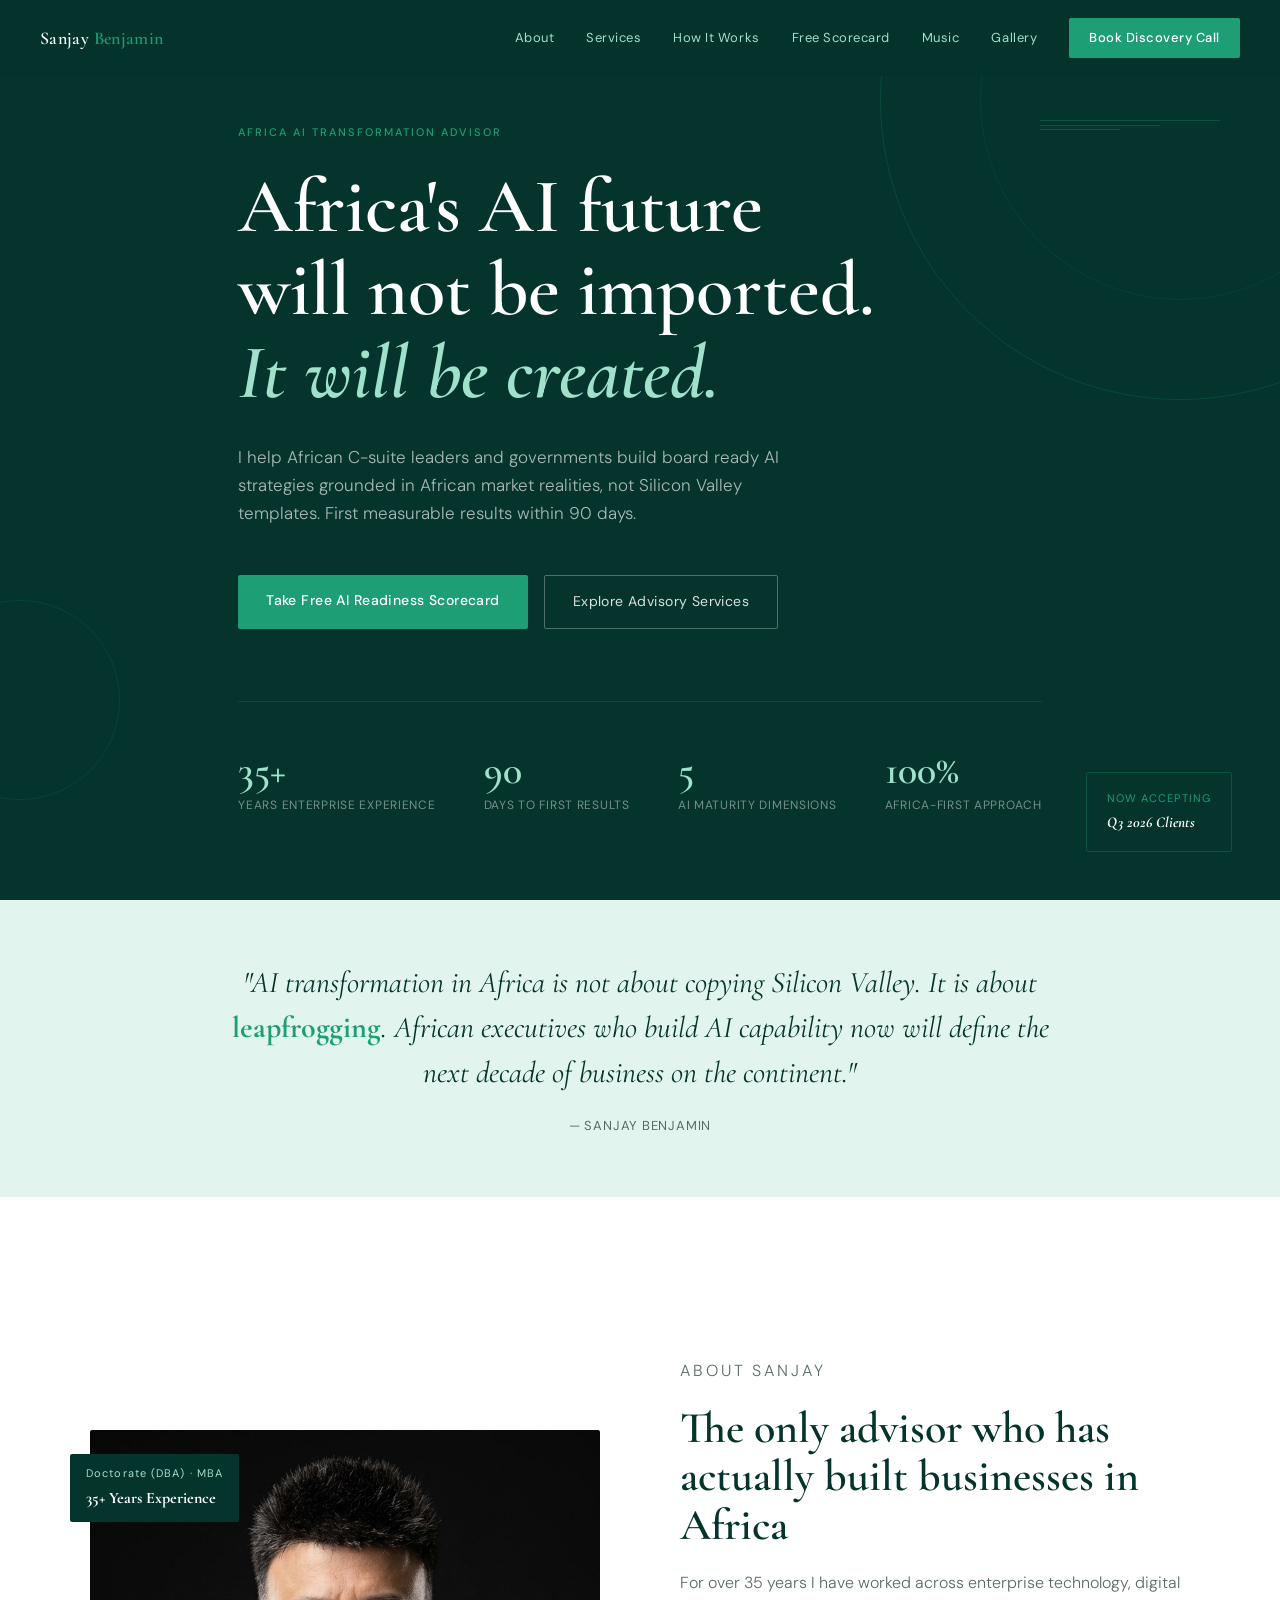
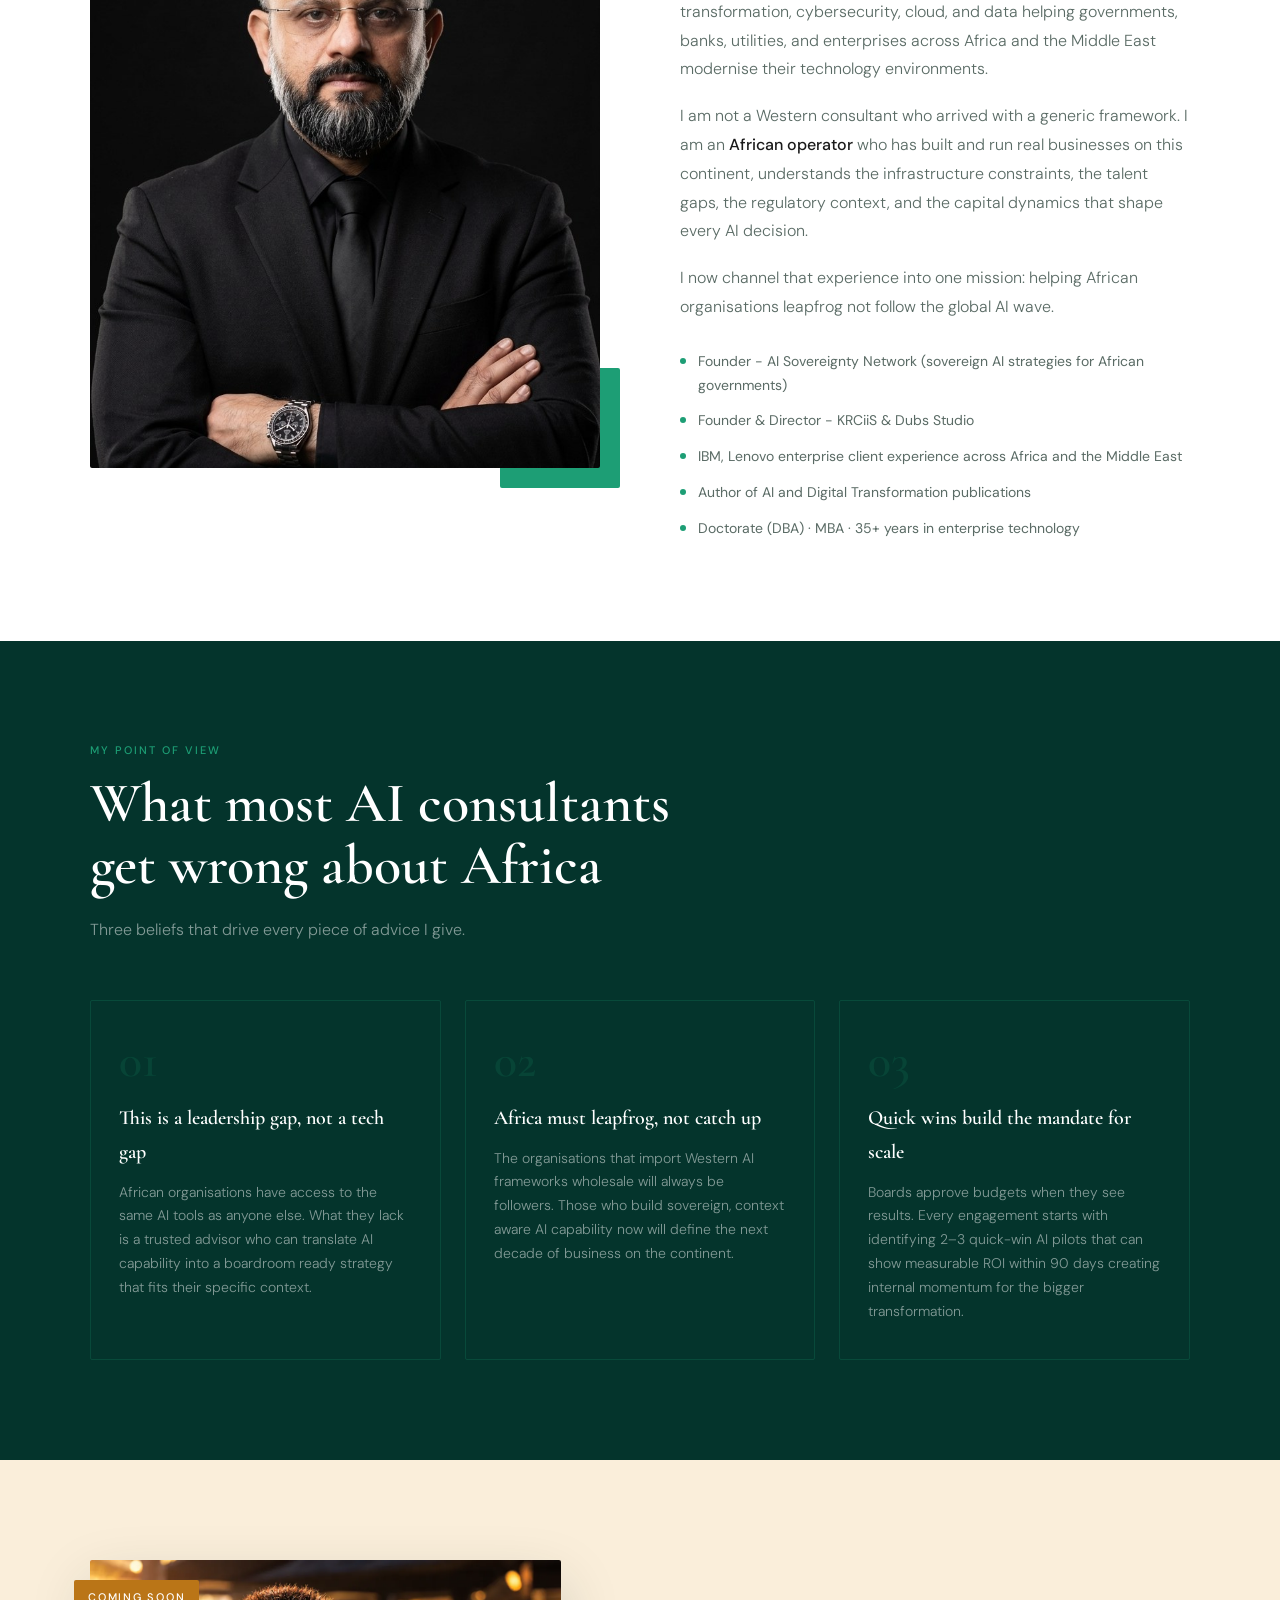
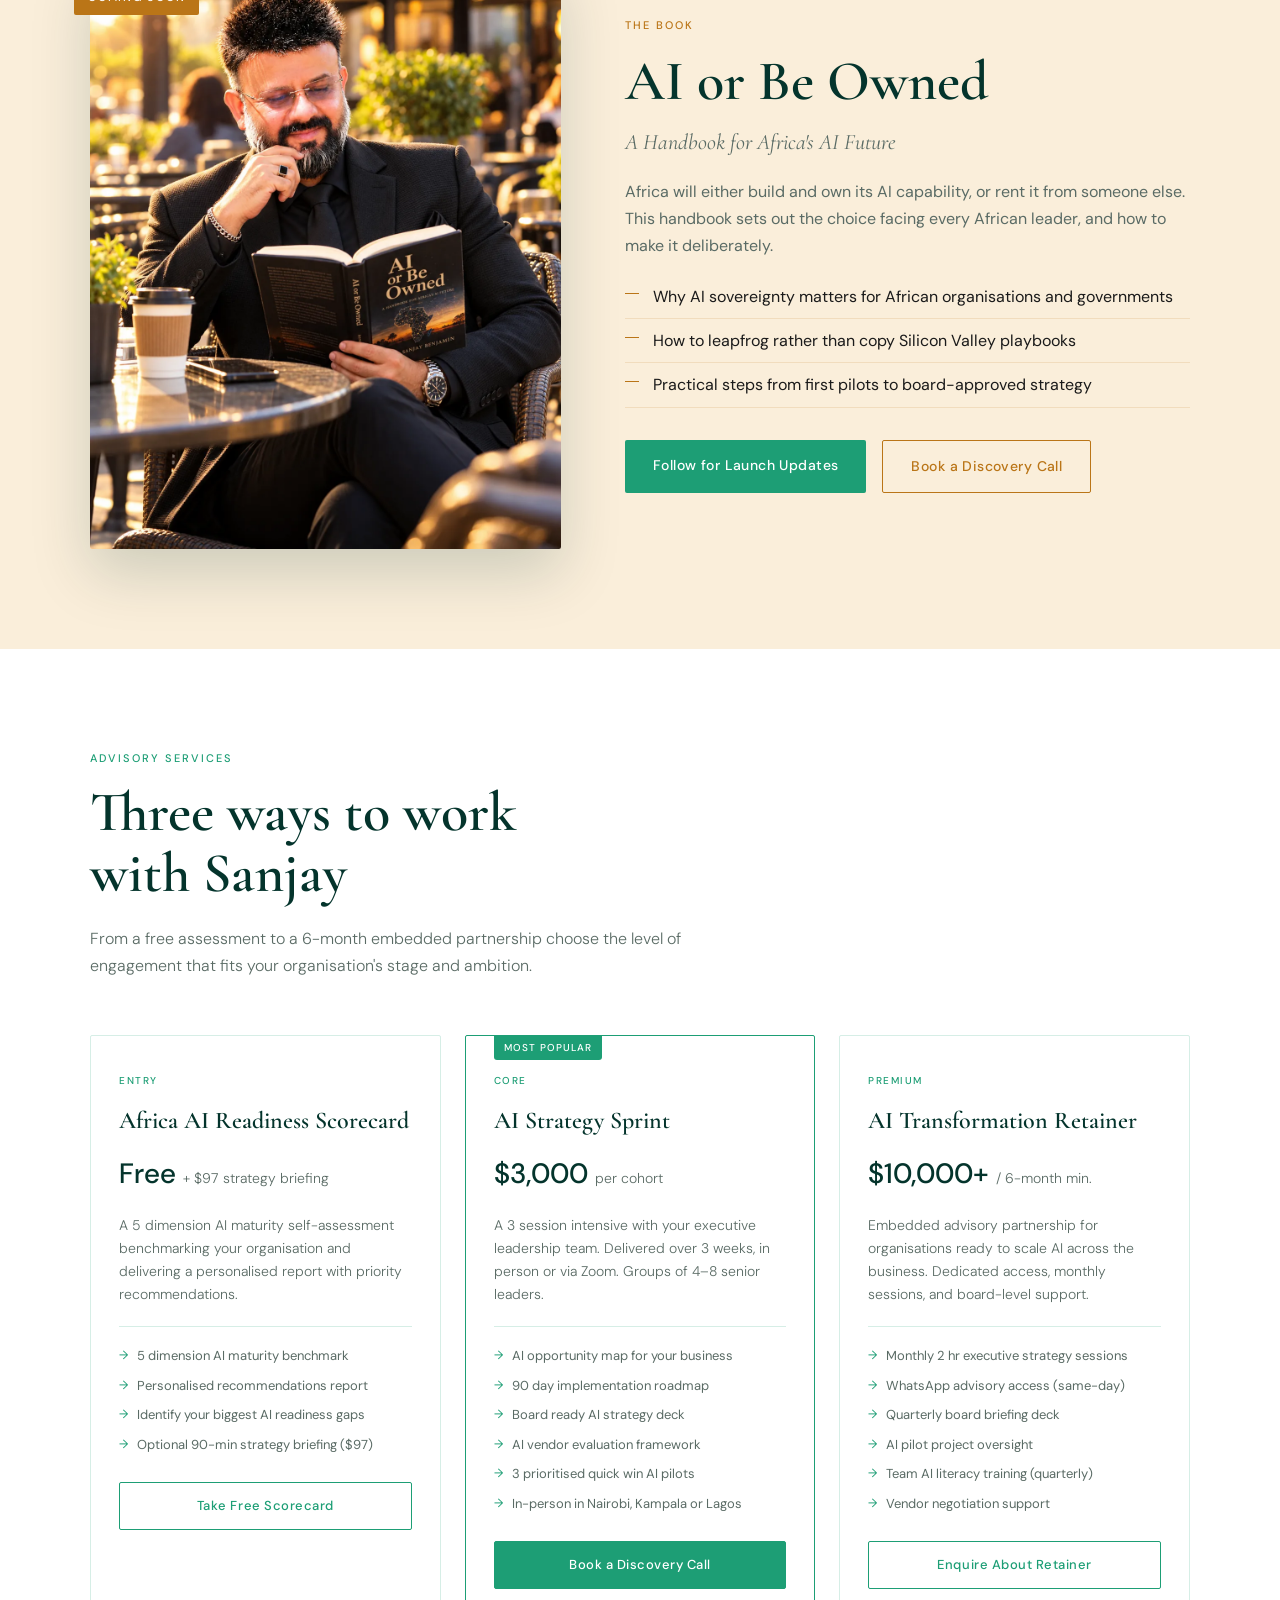
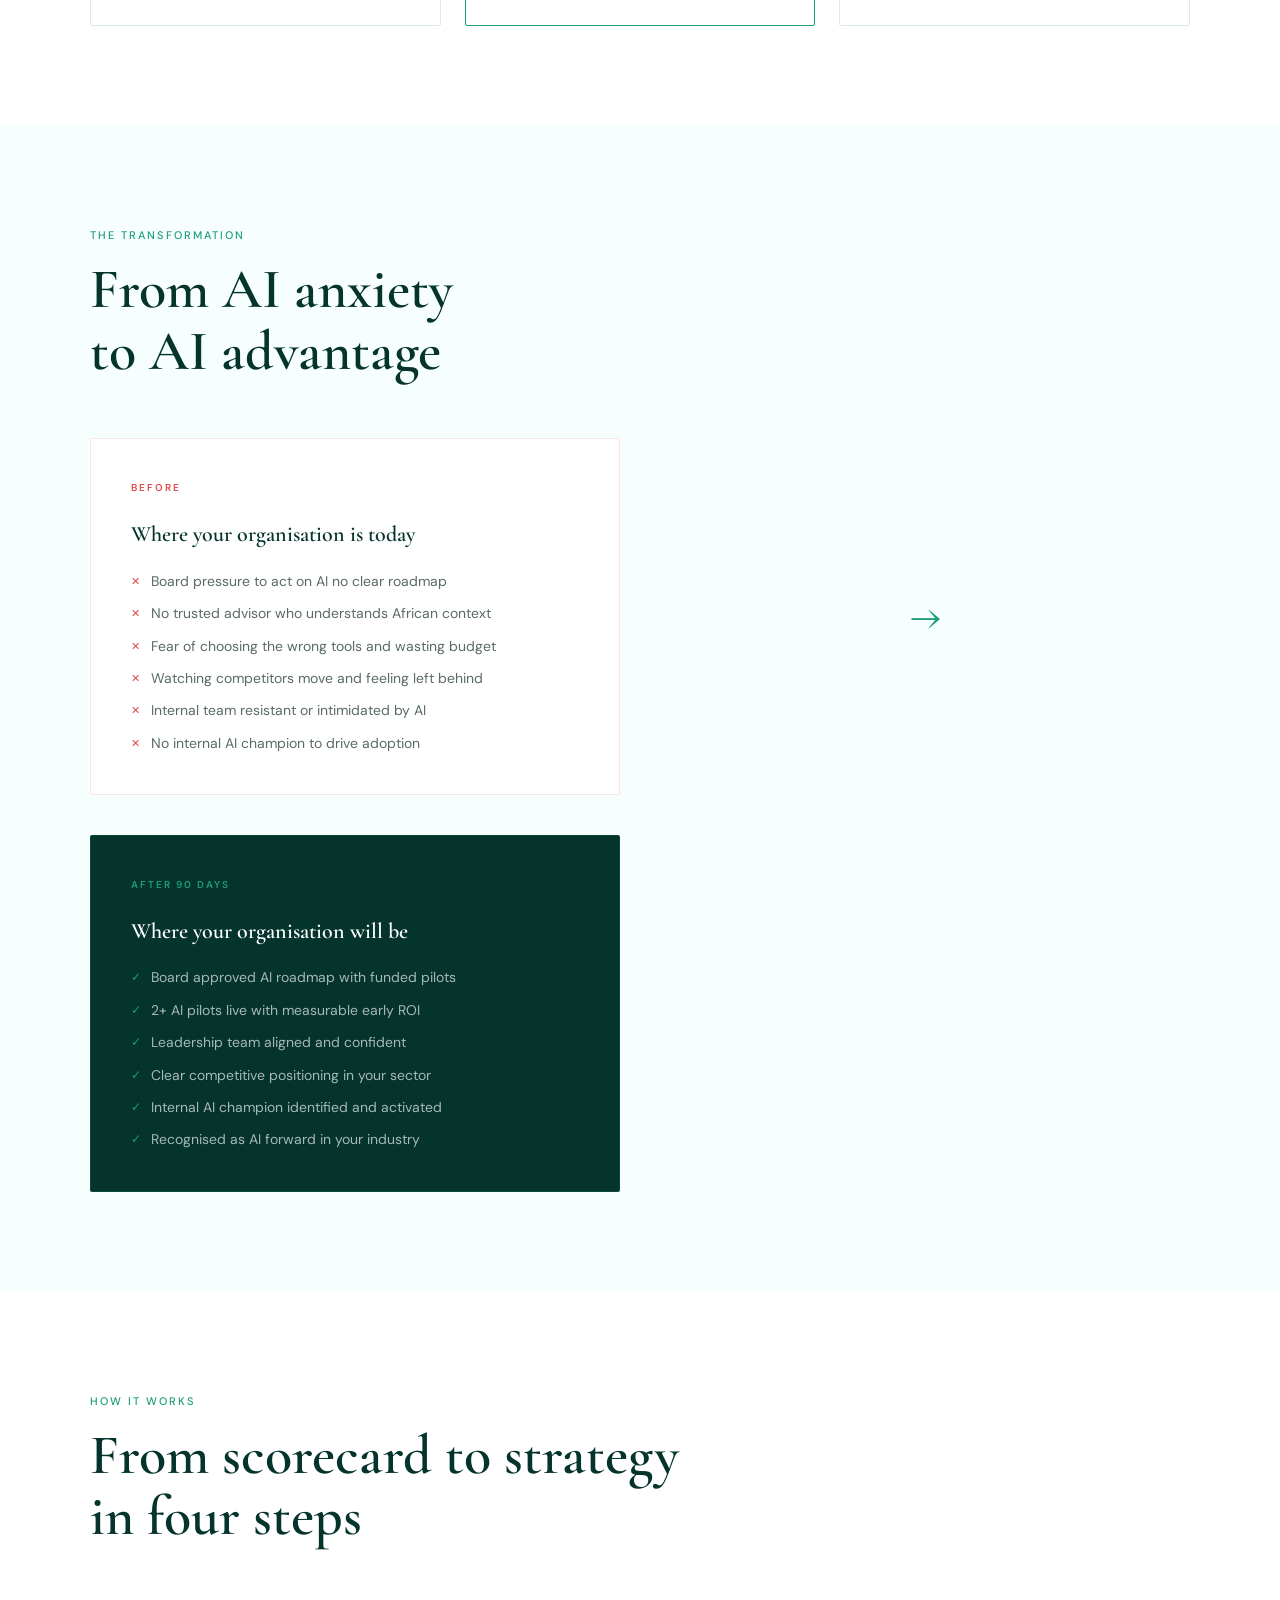
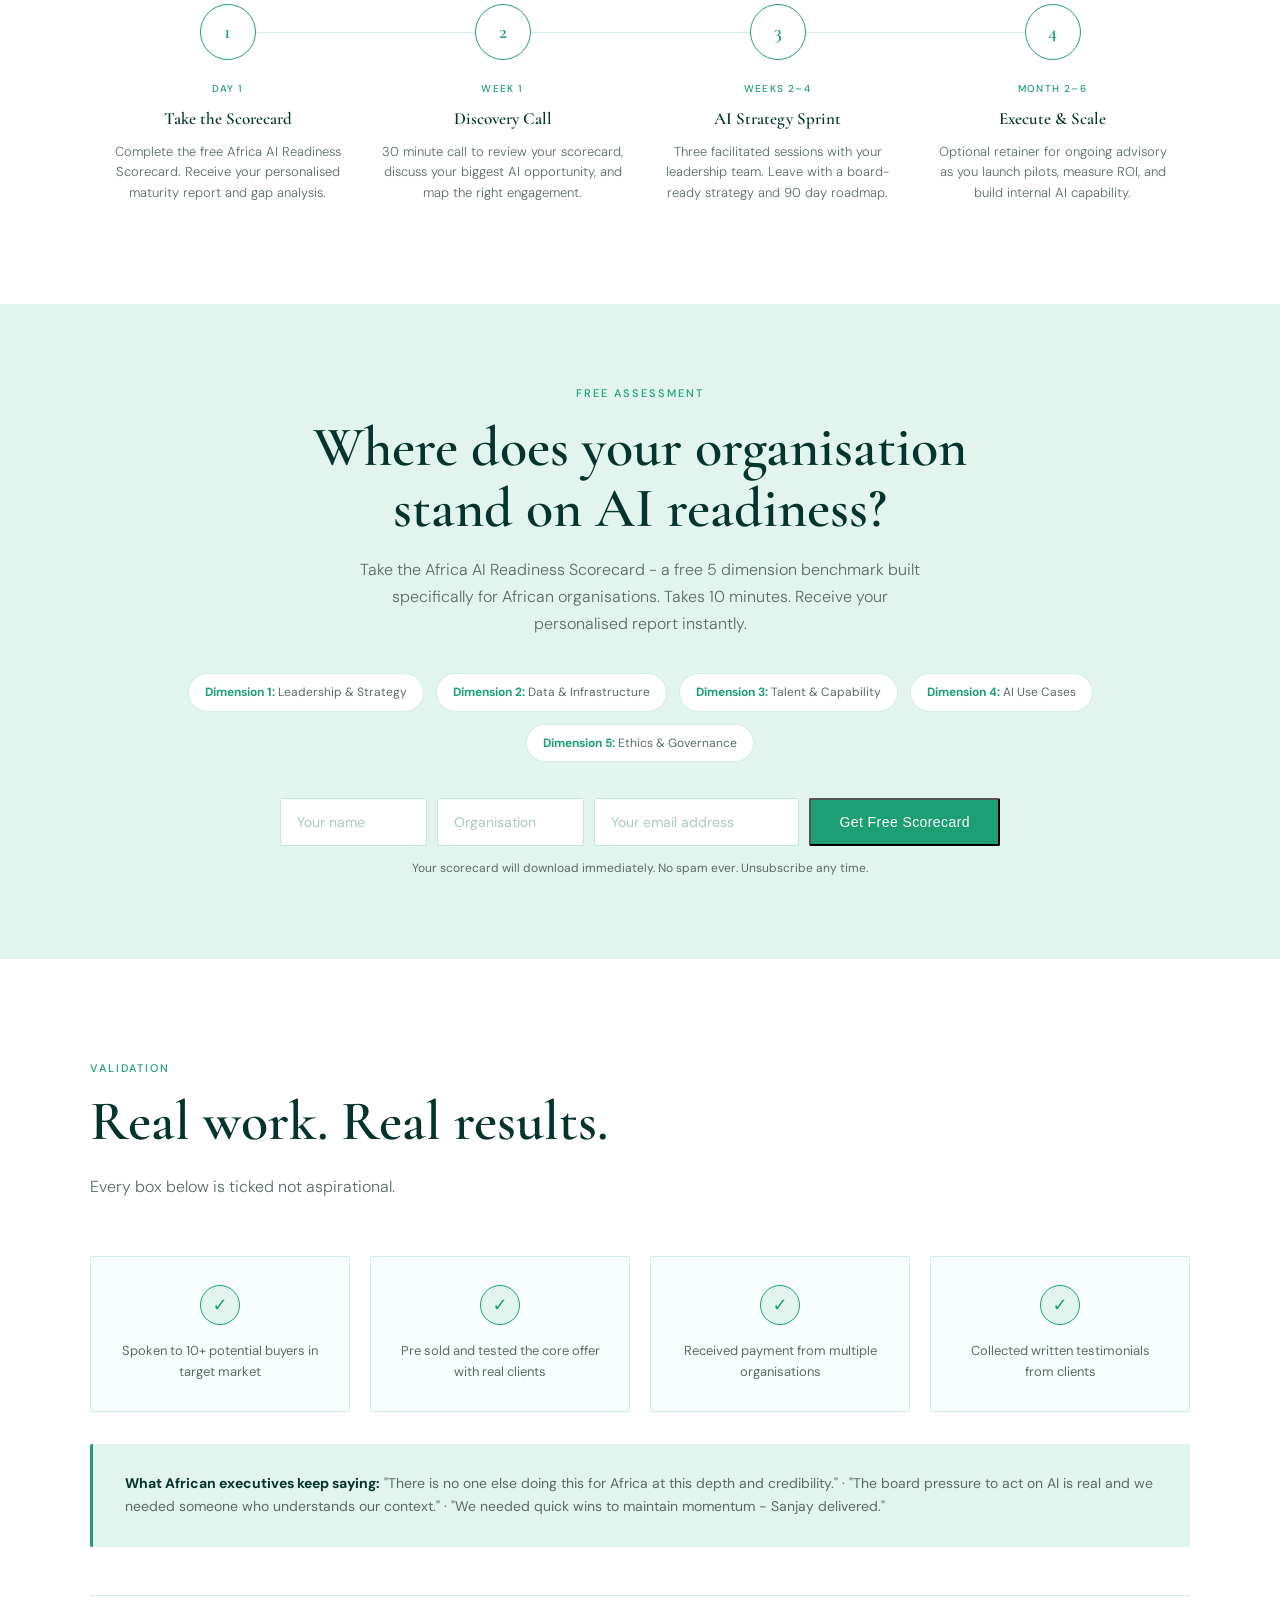
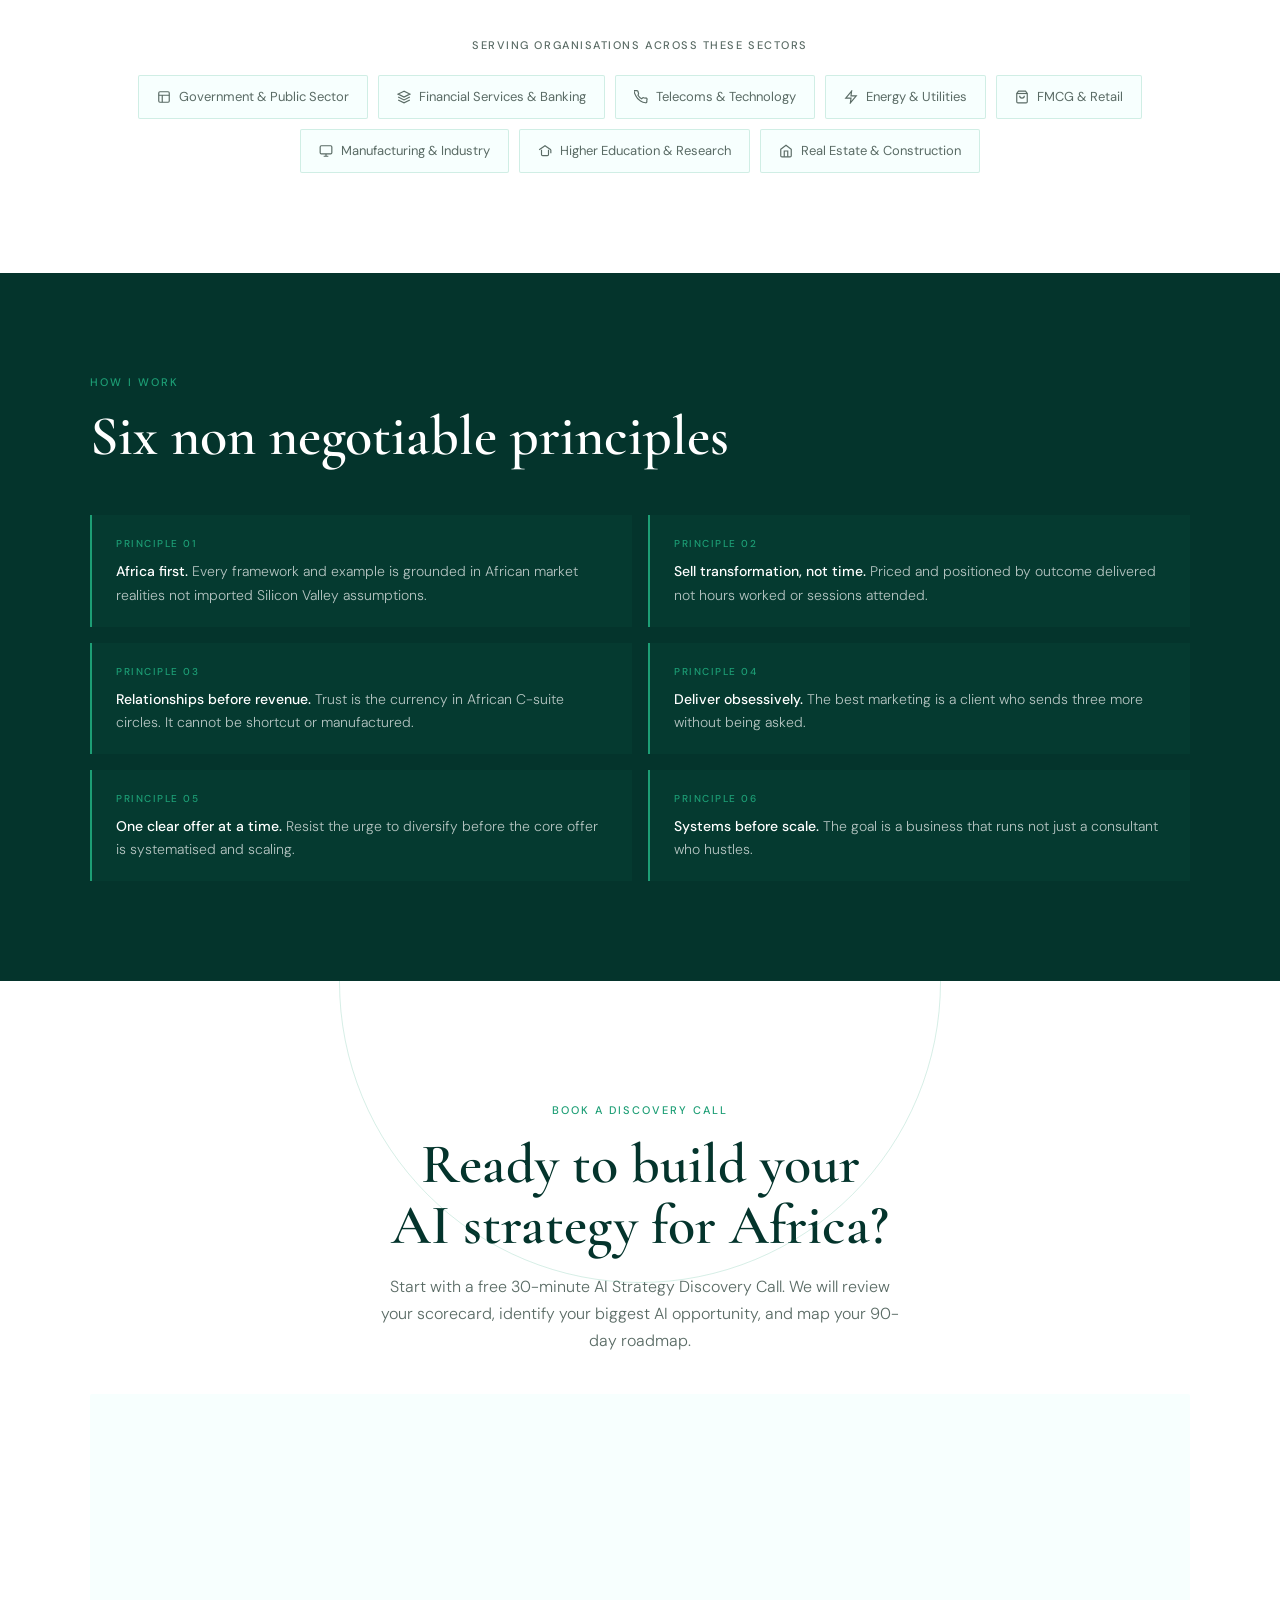
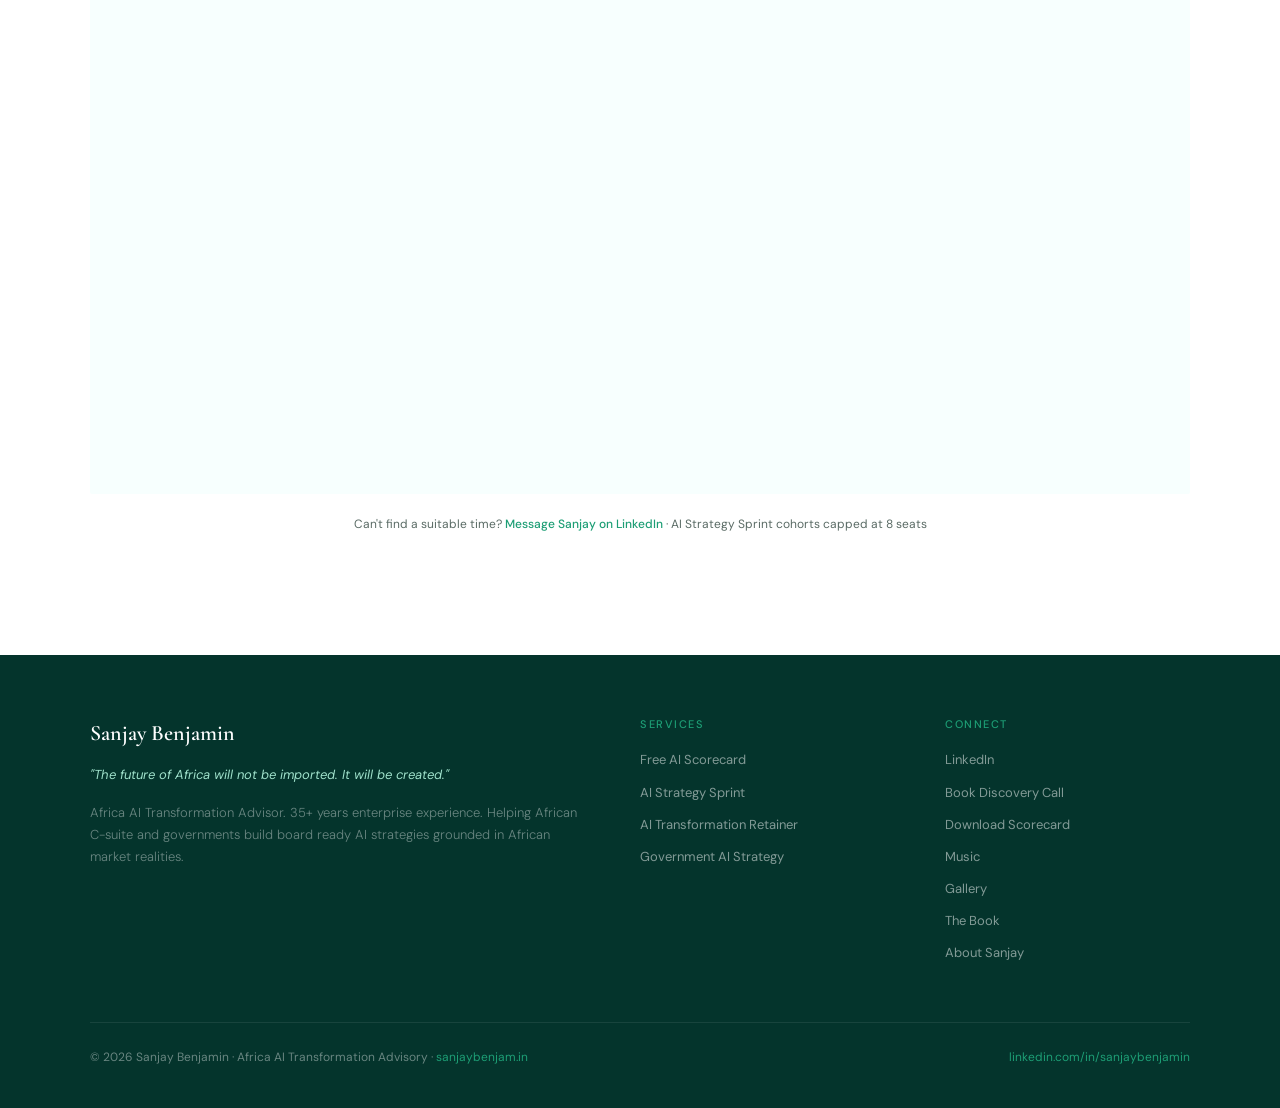
<file: index.html>
<!DOCTYPE html>
<html lang="en">
<head>
<meta charset="UTF-8">
<meta name="viewport" content="width=device-width, initial-scale=1.0">
<meta name="description" content="Sanjay Benjamin - Africa's leading AI Transformation Advisor. 35+ years enterprise experience. Helping African C-suite and governments build board-ready AI strategies in 90 days.">
<meta property="og:title" content="Sanjay Benjamin | Africa AI Transformation Advisor">
<meta property="og:description" content="Africa's AI transformation is not about copying Silicon Valley. It is about leapfrogging. Book your free AI Strategy Discovery Call.">
<meta property="og:url" content="https://www.sanjaybenjam.in">
<title>Sanjay Benjamin | Africa AI Transformation Advisor</title>
<link rel="preconnect" href="https://fonts.googleapis.com">
<link rel="preconnect" href="https://fonts.gstatic.com" crossorigin>
<link href="https://fonts.googleapis.com/css2?family=Cormorant+Garamond:ital,wght@0,400;0,600;1,400;1,600&family=DM+Sans:wght@300;400;500&display=swap" rel="stylesheet">
<link href="https://assets.calendly.com/assets/external/widget.css" rel="stylesheet">
<script src="https://assets.calendly.com/assets/external/widget.js" async></script>
<style>
:root {
  --dark:    #04342C;
  --mid:     #0F6E56;
  --accent:  #1D9E75;
  --light:   #9FE1CB;
  --pale:    #E1F5EE;
  --amber:   #BA7517;
  --amber-l: #FAEEDA;
  --off:     #F7FFFE;
  --text:    #1A1A1A;
  --muted:   #5A6B65;
  --border:  rgba(29,158,117,.18);
  --serif:   'Cormorant Garamond', Georgia, serif;
  --sans:    'DM Sans', system-ui, sans-serif;
}
*{box-sizing:border-box;margin:0;padding:0}
html{scroll-behavior:smooth}
body{font-family:var(--sans);color:var(--text);background:#fff;font-size:16px;line-height:1.7;overflow-x:hidden}

/* ── NAV ── */
nav{position:fixed;top:0;left:0;right:0;z-index:100;padding:18px 40px;display:flex;align-items:center;justify-content:space-between;background:rgba(4,52,44,.97);backdrop-filter:blur(8px)}
.nav-logo{font-family:var(--serif);font-size:18px;color:#fff;font-weight:600;letter-spacing:.02em;text-decoration:none}
.nav-logo span{color:var(--accent)}
.nav-links{display:flex;gap:32px;align-items:center}
.nav-links a{color:var(--light);font-size:13px;font-weight:400;text-decoration:none;letter-spacing:.04em;transition:color .2s}
.nav-links a:hover{color:#fff}
.nav-cta{background:var(--accent);color:#fff !important;padding:9px 20px;border-radius:2px;font-weight:500 !important;transition:background .2s !important}
.nav-cta:hover{background:var(--mid) !important}

/* ── HERO ── */
.hero{min-height:100vh;background:var(--dark);display:flex;flex-direction:column;justify-content:center;padding:120px 40px 80px;position:relative;overflow:hidden}
.hero-bg-circle{position:absolute;border-radius:50%;border:.5px solid rgba(29,158,117,.2)}
.hero-bg-circle.c1{width:600px;height:600px;top:-200px;right:-200px}
.hero-bg-circle.c2{width:400px;height:400px;top:-100px;right:-100px;border-color:rgba(29,158,117,.12)}
.hero-bg-circle.c3{width:200px;height:200px;bottom:100px;left:-80px;border-color:rgba(29,158,117,.15)}
.hero-lines{position:absolute;right:60px;top:120px;display:flex;flex-direction:column;gap:4px;opacity:.3}
.hero-lines span{display:block;height:.5px;background:var(--accent)}
.hero-label{font-size:11px;letter-spacing:.18em;color:var(--accent);font-weight:500;text-transform:uppercase;margin-bottom:24px;opacity:0;animation:fadeUp .8s .2s forwards}
.hero h1{font-family:var(--serif);font-size:clamp(44px,6vw,82px);font-weight:600;color:#fff;line-height:1.08;margin-bottom:28px;opacity:0;animation:fadeUp .8s .4s forwards}
.hero h1 em{color:var(--light);font-style:italic}
.hero-sub{font-size:17px;color:rgba(255,255,255,.65);max-width:560px;margin-bottom:48px;line-height:1.65;font-weight:300;opacity:0;animation:fadeUp .8s .6s forwards}
.hero-actions{display:flex;gap:16px;flex-wrap:wrap;opacity:0;animation:fadeUp .8s .8s forwards}
.btn-primary{background:var(--accent);color:#fff;padding:14px 28px;border-radius:2px;text-decoration:none;font-weight:500;font-size:14px;letter-spacing:.03em;transition:background .2s,transform .15s}
.btn-primary:hover{background:var(--mid);transform:translateY(-1px)}
.btn-ghost{border:1px solid rgba(255,255,255,.3);color:rgba(255,255,255,.85);padding:14px 28px;border-radius:2px;text-decoration:none;font-weight:400;font-size:14px;letter-spacing:.03em;transition:border-color .2s,color .2s}
.btn-ghost:hover{border-color:var(--accent);color:#fff}
.hero-stats{display:flex;gap:48px;margin-top:72px;padding-top:48px;border-top:1px solid rgba(255,255,255,.08);opacity:0;animation:fadeUp .8s 1s forwards;flex-wrap:wrap}
.stat-num{font-family:var(--serif);font-size:40px;font-weight:600;color:var(--light);display:block;line-height:1}
.stat-label{font-size:12px;color:rgba(255,255,255,.45);letter-spacing:.06em;text-transform:uppercase;margin-top:4px}
.hero-badge{position:absolute;bottom:48px;right:48px;border:1px solid rgba(29,158,117,.3);border-radius:2px;padding:16px 20px;opacity:0;animation:fadeUp .8s 1.2s forwards}
.hero-badge p{font-size:11px;color:var(--accent);letter-spacing:.1em;text-transform:uppercase}
.hero-badge strong{font-family:var(--serif);font-size:15px;color:#fff;display:block;margin-top:2px;font-style:italic}

/* ── BOOK ── */
.book-section{background:var(--amber-l)}
.book-grid{display:grid;grid-template-columns:5fr 6fr;gap:64px;align-items:center}
.book-img{position:relative}
.book-img img{width:100%;height:auto;display:block;border-radius:2px;box-shadow:0 24px 60px rgba(4,52,44,.18)}
.book-badge{position:absolute;top:20px;left:-16px;background:var(--amber);color:#fff;font-size:11px;letter-spacing:.16em;text-transform:uppercase;font-weight:500;padding:8px 14px;border-radius:2px}
.book-section .section-label{color:var(--amber)}
.book-sub{font-family:var(--serif);font-style:italic;font-size:22px;color:var(--mid);margin:-8px 0 24px}
.book-text p{color:var(--muted);margin-bottom:16px}
.book-points{list-style:none;margin:8px 0 32px;padding:0}
.book-points li{padding:8px 0 8px 28px;position:relative;color:var(--text);border-bottom:1px solid rgba(186,117,23,.15)}
.book-points li::before{content:"";position:absolute;left:0;top:18px;width:14px;height:1px;background:var(--amber)}
.book-actions{display:flex;gap:16px;flex-wrap:wrap}
.btn-amber-ghost{border:1px solid var(--amber);color:var(--amber);padding:14px 28px;border-radius:2px;text-decoration:none;font-weight:500;font-size:14px;letter-spacing:.03em;transition:background .2s,color .2s}
.btn-amber-ghost:hover{background:var(--amber);color:#fff}
@media(max-width:900px){.book-grid{grid-template-columns:1fr;gap:40px}.book-badge{left:12px}.book-img img{max-height:420px;object-fit:cover;object-position:center 40%}}

@keyframes fadeUp{from{opacity:0;transform:translateY(20px)}to{opacity:1;transform:translateY(0)}}

/* ── QUOTE BAND ── */
.quote-band{background:var(--pale);padding:60px 40px;text-align:center}
.quote-band blockquote{font-family:var(--serif);font-size:clamp(20px,3vw,30px);font-style:italic;color:var(--dark);max-width:820px;margin:0 auto;line-height:1.5}
.quote-band blockquote strong{color:var(--accent);font-style:normal}
.quote-band cite{display:block;margin-top:20px;font-size:13px;color:var(--muted);letter-spacing:.06em;font-style:normal;text-transform:uppercase}

/* ── SECTIONS ── */
section{padding:100px 40px}
.container{max-width:1100px;margin:0 auto}
.section-label{font-size:11px;letter-spacing:.18em;color:var(--accent);font-weight:500;text-transform:uppercase;margin-bottom:14px}
.section-title{font-family:var(--serif);font-size:clamp(34px,4.5vw,56px);font-weight:600;line-height:1.1;color:var(--dark);margin-bottom:20px}
.section-sub{font-size:16px;color:var(--muted);max-width:600px;line-height:1.7;font-weight:300}

/* ── ABOUT ── */
.about-grid{display:grid;grid-template-columns:1fr 1fr;gap:80px;align-items:center;margin-top:60px}
.about-img-wrap{position:relative}
.about-img-wrap img{width:100%;border-radius:2px;display:block;filter:grayscale(15%)}
.about-img-accent{position:absolute;bottom:-20px;right:-20px;width:120px;height:120px;background:var(--accent);border-radius:2px;z-index:-1}
.about-img-tag{position:absolute;top:24px;left:-20px;background:var(--dark);color:#fff;padding:10px 16px;border-radius:2px}
.about-img-tag span{font-size:11px;color:var(--light);letter-spacing:.1em;display:block}
.about-img-tag strong{font-family:var(--serif);font-size:16px;display:block;margin-top:2px}
.about-content{}
.about-content p{font-size:16px;color:var(--muted);line-height:1.8;margin-bottom:18px;font-weight:300}
.about-content p strong{color:var(--text);font-weight:500}
.cred-list{list-style:none;margin-top:28px;display:flex;flex-direction:column;gap:12px}
.cred-list li{display:flex;align-items:flex-start;gap:12px;font-size:14px;color:var(--muted)}
.cred-list li::before{content:'';width:6px;height:6px;border-radius:50%;background:var(--accent);flex-shrink:0;margin-top:8px}

/* ── POV ── */
.pov-section{background:var(--dark)}
.pov-section .section-title{color:#fff}
.pov-section .section-sub{color:rgba(255,255,255,.5)}
.pov-cards{display:grid;grid-template-columns:repeat(3,1fr);gap:24px;margin-top:56px}
.pov-card{border:1px solid rgba(29,158,117,.2);padding:36px 28px;border-radius:2px;position:relative;overflow:hidden;transition:border-color .3s}
.pov-card:hover{border-color:var(--accent)}
.pov-card::before{content:'';position:absolute;top:0;left:0;right:0;height:2px;background:var(--accent);transform:scaleX(0);transform-origin:left;transition:transform .3s}
.pov-card:hover::before{transform:scaleX(1)}
.pov-num{font-family:var(--serif);font-size:48px;color:rgba(29,158,117,.15);font-weight:600;line-height:1;margin-bottom:16px}
.pov-card h3{font-family:var(--serif);font-size:20px;color:#fff;margin-bottom:12px;font-weight:600}
.pov-card p{font-size:14px;color:rgba(255,255,255,.5);line-height:1.7;font-weight:300}

/* ── OFFERS ── */
.offers-grid{display:grid;grid-template-columns:repeat(3,1fr);gap:24px;margin-top:56px}
.offer-card{border:1px solid var(--border);padding:36px 28px;border-radius:2px;position:relative;transition:box-shadow .3s,transform .2s}
.offer-card:hover{transform:translateY(-4px);box-shadow:0 12px 40px rgba(4,52,44,.1)}
.offer-card.featured{border-color:var(--accent);border-width:1.5px}
.offer-badge{position:absolute;top:-1px;left:28px;background:var(--accent);color:#fff;font-size:10px;letter-spacing:.1em;padding:4px 10px;text-transform:uppercase;border-radius:0 0 3px 3px;font-weight:500}
.offer-tier{font-size:10px;letter-spacing:.15em;color:var(--accent);text-transform:uppercase;font-weight:500;margin-bottom:12px}
.offer-name{font-family:var(--serif);font-size:24px;color:var(--dark);font-weight:600;margin-bottom:8px}
.offer-price{font-size:28px;font-weight:500;color:var(--dark);margin-bottom:4px}
.offer-price span{font-size:14px;color:var(--muted);font-weight:300}
.offer-desc{font-size:14px;color:var(--muted);margin:16px 0 20px;line-height:1.65;font-weight:300}
.offer-divider{height:.5px;background:var(--border);margin:20px 0}
.offer-features{list-style:none;display:flex;flex-direction:column;gap:10px}
.offer-features li{font-size:13px;color:var(--muted);padding-left:18px;position:relative;line-height:1.5}
.offer-features li::before{content:'→';position:absolute;left:0;color:var(--accent);font-size:12px}
.offer-cta{display:block;margin-top:28px;text-align:center;padding:12px;border:1px solid var(--accent);color:var(--accent);font-size:13px;font-weight:500;text-decoration:none;border-radius:2px;transition:background .2s,color .2s;letter-spacing:.04em}
.offer-cta:hover,.offer-card.featured .offer-cta{background:var(--accent);color:#fff}

/* ── TRANSFORMATION ── */
.transform-section{background:var(--off)}
.transform-grid{display:grid;grid-template-columns:1fr 1fr;gap:40px;margin-top:56px}
.transform-box{padding:40px;border-radius:2px;position:relative}
.transform-box.before{background:#fff;border:1px solid rgba(226,75,74,.15)}
.transform-box.after{background:var(--dark);border:1px solid rgba(29,158,117,.2)}
.transform-label{font-size:10px;letter-spacing:.2em;text-transform:uppercase;font-weight:600;margin-bottom:20px}
.transform-box.before .transform-label{color:#E24B4A}
.transform-box.after .transform-label{color:var(--accent)}
.transform-box h3{font-family:var(--serif);font-size:22px;font-weight:600;margin-bottom:16px}
.transform-box.before h3{color:var(--dark)}
.transform-box.after h3{color:#fff}
.transform-items{list-style:none;display:flex;flex-direction:column;gap:10px}
.transform-items li{font-size:14px;padding-left:20px;position:relative;line-height:1.6}
.transform-box.before .transform-items li{color:var(--muted)}
.transform-box.after .transform-items li{color:rgba(255,255,255,.65)}
.transform-box.before .transform-items li::before{content:'✕';position:absolute;left:0;color:#E24B4A;font-size:11px;top:3px}
.transform-box.after .transform-items li::before{content:'✓';position:absolute;left:0;color:var(--accent);font-size:12px;top:2px}
.transform-arrow{display:flex;align-items:center;justify-content:center;font-family:var(--serif);font-size:48px;color:var(--accent);align-self:center}

/* ── PROCESS ── */
.process-steps{display:grid;grid-template-columns:repeat(4,1fr);gap:0;margin-top:56px;position:relative}
.process-steps::before{content:'';position:absolute;top:28px;left:10%;right:10%;height:1px;background:var(--border);z-index:0}
.step{text-align:center;padding:0 16px;position:relative;z-index:1}
.step-num{width:56px;height:56px;border-radius:50%;border:1px solid var(--accent);display:flex;align-items:center;justify-content:center;margin:0 auto 20px;font-family:var(--serif);font-size:20px;color:var(--accent);background:#fff;font-weight:600}
.step h4{font-family:var(--serif);font-size:17px;font-weight:600;color:var(--dark);margin-bottom:8px}
.step p{font-size:13px;color:var(--muted);line-height:1.6;font-weight:300}
.step-days{font-size:10px;letter-spacing:.12em;color:var(--accent);text-transform:uppercase;margin-bottom:8px;font-weight:500}

/* ── SCORECARD CTA ── */
.scorecard-section{background:var(--pale);padding:80px 40px;text-align:center}
.scorecard-section .section-label{justify-content:center;display:flex}
.scorecard-section .section-title{text-align:center;max-width:700px;margin:0 auto 16px}
.scorecard-section .section-sub{text-align:center;max-width:560px;margin:0 auto 36px}
.scorecard-chips{display:flex;gap:12px;justify-content:center;flex-wrap:wrap;margin-bottom:36px}
.chip{background:#fff;border:1px solid var(--border);padding:8px 16px;border-radius:20px;font-size:12px;color:var(--muted);font-weight:400}
.chip strong{color:var(--accent)}
.opt-in-form{max-width:720px;margin:0 auto}
.opt-in-row{display:grid;grid-template-columns:1fr 1fr 1.4fr auto;gap:10px;margin-bottom:12px}
.opt-in-row input{padding:13px 16px;border:1px solid rgba(29,158,117,.25);border-radius:2px;font-size:14px;font-family:var(--sans);background:#fff;color:var(--text);outline:none;transition:border-color .2s;width:100%}
.opt-in-row input:focus{border-color:var(--accent)}
.opt-in-row input::placeholder{color:#aac8bf}
.opt-in-note{font-size:12px;color:var(--muted);margin-top:4px;text-align:center}
.opt-in-success{display:none;background:#fff;border:1px solid var(--accent);border-radius:2px;padding:24px 28px;margin-top:16px;text-align:center}
.opt-in-success .success-icon{display:block;width:44px;height:44px;border-radius:50%;background:var(--pale);border:1px solid var(--accent);line-height:42px;font-size:20px;color:var(--accent);margin:0 auto 14px}
.opt-in-success strong{font-size:15px;color:var(--dark);display:block;margin-bottom:6px}
.opt-in-success p{font-size:13px;color:var(--muted)}
@media(max-width:900px){.opt-in-row{grid-template-columns:1fr}}

/* ── VALIDATION ── */
.validation-grid{display:grid;grid-template-columns:repeat(4,1fr);gap:20px;margin-top:56px}
.val-card{background:var(--off);padding:28px 24px;border-radius:2px;text-align:center;border:1px solid var(--border)}
.val-check{width:40px;height:40px;border-radius:50%;background:var(--pale);border:1px solid var(--accent);display:flex;align-items:center;justify-content:center;margin:0 auto 16px;color:var(--accent);font-size:18px;font-weight:600}
.val-card p{font-size:13px;color:var(--muted);line-height:1.6}

/* ── PRINCIPLES ── */
.principles-section{background:var(--dark)}
.principles-section .section-title{color:#fff}
.principles-grid{display:grid;grid-template-columns:repeat(2,1fr);gap:16px;margin-top:48px}
.principle{border-left:2px solid var(--accent);padding:20px 24px;background:rgba(29,158,117,.06)}
.principle-num{font-size:10px;letter-spacing:.15em;color:var(--accent);text-transform:uppercase;margin-bottom:8px;font-weight:500}
.principle p{font-size:14px;color:rgba(255,255,255,.7);line-height:1.65;font-weight:300}
.principle p strong{color:#fff;font-weight:500}

/* ── CTA FINAL ── */
.cta-section{padding:120px 40px;text-align:center;background:#fff;position:relative;overflow:hidden}
.cta-section::before{content:'';position:absolute;width:600px;height:600px;border-radius:50%;border:.5px solid var(--border);top:-300px;left:50%;transform:translateX(-50%)}
.cta-section .section-title{max-width:720px;margin:0 auto 16px}
.cta-section .section-sub{max-width:520px;margin:0 auto 40px;text-align:center}
.cta-row{display:flex;gap:16px;justify-content:center;flex-wrap:wrap}
.cta-note{margin-top:20px;font-size:12px;color:var(--muted)}

/* ── SECTOR STRIP ── */
.sector-strip{margin-top:48px;padding-top:40px;border-top:1px solid var(--border)}
.sector-strip-label{font-size:11px;letter-spacing:.14em;color:var(--muted);text-transform:uppercase;text-align:center;margin-bottom:20px;font-weight:500}
.sector-pills{display:flex;flex-wrap:wrap;gap:10px;justify-content:center}
.sector-pill{display:flex;align-items:center;gap:8px;padding:10px 18px;border:1px solid var(--border);border-radius:2px;font-size:13px;color:var(--muted);background:var(--off);transition:border-color .2s,color .2s}
.sector-pill:hover{border-color:var(--accent);color:var(--dark)}
/* ── CALENDLY ── */
.calendly-wrap{margin-top:36px;border-radius:2px;overflow:hidden;background:var(--off)}
.calendly-wrap iframe{display:block;border:none;width:100%;min-height:700px}
/* ── FOOTER ── */
footer{background:var(--dark);padding:60px 40px 40px;color:rgba(255,255,255,.4)}
.footer-grid{display:grid;grid-template-columns:2fr 1fr 1fr;gap:60px;margin-bottom:48px}
.footer-brand{font-family:var(--serif);font-size:22px;color:#fff;margin-bottom:12px;font-weight:600}
.footer-tagline{font-size:13px;color:var(--light);margin-bottom:16px;font-style:italic}
.footer-desc{font-size:13px;color:rgba(255,255,255,.4);line-height:1.7;font-weight:300}
.footer-col h4{font-size:11px;letter-spacing:.14em;text-transform:uppercase;color:var(--accent);margin-bottom:16px;font-weight:500}
.footer-col a{display:block;font-size:13px;color:rgba(255,255,255,.5);text-decoration:none;margin-bottom:10px;transition:color .2s}
.footer-col a:hover{color:var(--light)}
.footer-bottom{border-top:1px solid rgba(255,255,255,.08);padding-top:24px;display:flex;justify-content:space-between;align-items:center;flex-wrap:gap}
.footer-bottom p{font-size:12px}
.footer-bottom a{color:var(--accent);text-decoration:none;font-size:12px}

/* ── HAMBURGER BUTTON ── */
.nav-hamburger{display:none;flex-direction:column;justify-content:center;align-items:center;gap:5px;width:40px;height:40px;cursor:pointer;border:none;background:transparent;padding:4px;border-radius:2px;z-index:200;flex-shrink:0}
.nav-hamburger span{display:block;width:22px;height:2px;background:#fff;border-radius:2px;transition:transform .3s ease,opacity .3s ease,width .3s ease}
.nav-hamburger.open span:nth-child(1){transform:translateY(7px) rotate(45deg)}
.nav-hamburger.open span:nth-child(2){opacity:0;width:0}
.nav-hamburger.open span:nth-child(3){transform:translateY(-7px) rotate(-45deg)}

/* ── MOBILE MENU OVERLAY ── */
.mobile-menu{display:none;position:fixed;top:0;left:0;right:0;bottom:0;z-index:150;background:rgba(4,52,44,.98);backdrop-filter:blur(12px);flex-direction:column;justify-content:center;align-items:center;gap:0;padding:80px 40px 40px;transform:translateX(100%);transition:transform .35s cubic-bezier(.4,0,.2,1)}
.mobile-menu.open{transform:translateX(0)}
.mobile-menu-links{display:flex;flex-direction:column;align-items:center;gap:0;width:100%;max-width:320px}
.mobile-menu-links a{display:block;width:100%;text-align:center;padding:18px 24px;color:rgba(255,255,255,.8);font-size:17px;font-weight:400;text-decoration:none;letter-spacing:.04em;border-bottom:0.5px solid rgba(29,158,117,.15);transition:color .2s,background .2s}
.mobile-menu-links a:last-child{border-bottom:none}
.mobile-menu-links a:hover{color:#fff;background:rgba(29,158,117,.1)}
.mobile-menu-cta{display:block;width:100%;max-width:320px;margin-top:28px;text-align:center;padding:17px 24px;background:var(--accent);color:#fff;font-size:15px;font-weight:500;text-decoration:none;border-radius:2px;letter-spacing:.04em;transition:background .2s}
.mobile-menu-cta:hover{background:var(--mid)}
.mobile-menu-footer{margin-top:36px;text-align:center}
.mobile-menu-footer p{font-size:12px;color:rgba(255,255,255,.35);letter-spacing:.06em}
.mobile-menu-footer a{color:var(--accent);text-decoration:none;font-size:12px}

/* ── RESPONSIVE ── */
@media(max-width:900px){
  nav{padding:14px 20px}
  .nav-links{display:none}
  .nav-hamburger{display:flex}
  .mobile-menu{display:flex}
  section{padding:72px 20px}
  .hero{padding:96px 20px 64px}
  .hero h1{font-size:clamp(36px,10vw,56px)}
  .hero-sub{font-size:15px}
  .hero-stats{gap:24px;flex-wrap:wrap}
  .stat-num{font-size:32px}
  .hero-badge{display:none}
  .about-grid,.transform-grid,.footer-grid{grid-template-columns:1fr}
  .about-img-accent,.about-img-tag{display:none}
  .about-img-wrap img{max-height:340px;object-fit:cover;object-position:top}
  .pov-cards,.offers-grid,.validation-grid{grid-template-columns:1fr}
  .process-steps{grid-template-columns:1fr 1fr}
  .process-steps::before{display:none}
  .principles-grid{grid-template-columns:1fr}
  .section-title{font-size:clamp(28px,7vw,44px)}
  .quote-band{padding:48px 20px}
  .scorecard-section{padding:64px 20px}
  .cta-section{padding:80px 20px}
  .opt-in-row{grid-template-columns:1fr}
  .transform-arrow{transform:rotate(90deg);padding:8px 0}
  .footer-grid{grid-template-columns:1fr;gap:32px}
  .footer-bottom{flex-direction:column;gap:8px;text-align:center}
  .calendly-wrap iframe{min-height:900px}
  .sector-pills{gap:8px}
  .sector-pill{font-size:12px;padding:8px 14px}
  body.menu-open{overflow:hidden}
}
</style>
</head>
<body>

<!-- NAV -->
<nav id="mainNav">
  <a href="/" class="nav-logo">Sanjay <span>Benjamin</span></a>
  <div class="nav-links">
    <a href="#about">About</a>
    <a href="#offers">Services</a>
    <a href="#process">How It Works</a>
    <a href="#scorecard">Free Scorecard</a>
    <a href="https://www.sanjaybenjam.in/music.html">Music</a>
    <a href="https://www.sanjaybenjam.in/gallery.html">Gallery</a>
    <a href="#contact" class="nav-cta">Book Discovery Call</a>
  </div>
  <button class="nav-hamburger" id="hamburger" aria-label="Open menu" aria-expanded="false">
    <span></span>
    <span></span>
    <span></span>
  </button>
</nav>

<!-- MOBILE MENU -->
<div class="mobile-menu" id="mobileMenu" aria-hidden="true">
  <div class="mobile-menu-links">
    <a href="#about" class="mobile-link">About</a>
    <a href="#offers" class="mobile-link">Services</a>
    <a href="#process" class="mobile-link">How It Works</a>
    <a href="#scorecard" class="mobile-link">Free Scorecard</a>
    <a href="#book" class="mobile-link">The Book</a>
    <a href="https://www.sanjaybenjam.in/music.html" class="mobile-link">Music</a>
    <a href="https://www.sanjaybenjam.in/gallery.html" class="mobile-link">Gallery</a>
    <a href="#validation" class="mobile-link">Social Proof</a>
  </div>
  <a href="#contact" class="mobile-menu-cta mobile-link">Book Discovery Call</a>
  <div class="mobile-menu-footer">
    <p>sanjaybenjam.in</p>
    <a href="https://www.linkedin.com/in/sanjaybenjamin/" target="_blank">LinkedIn</a>
  </div>
</div>

<!-- HERO -->
<section class="hero">
  <div class="hero-bg-circle c1"></div>
  <div class="hero-bg-circle c2"></div>
  <div class="hero-bg-circle c3"></div>
  <div class="hero-lines">
    <span style="width:180px"></span>
    <span style="width:120px"></span>
    <span style="width:80px"></span>
  </div>

  <div class="container">
    <p class="hero-label">Africa AI Transformation Advisor</p>
    <h1>
      Africa's AI future<br>
      will not be imported.<br>
      <em>It will be created.</em>
    </h1>
    <p class="hero-sub">
      I help African C-suite leaders and governments build board ready AI strategies
      grounded in African market realities, not Silicon Valley templates.
      First measurable results within 90 days.
    </p>
    <div class="hero-actions">
      <a href="#scorecard" class="btn-primary">Take Free AI Readiness Scorecard</a>
      <a href="#offers" class="btn-ghost">Explore Advisory Services</a>
    </div>

    <div class="hero-stats">
      <div>
        <span class="stat-num">35+</span>
        <span class="stat-label">Years Enterprise Experience</span>
      </div>
      <div>
        <span class="stat-num">90</span>
        <span class="stat-label">Days to First Results</span>
      </div>
      <div>
        <span class="stat-num">5</span>
        <span class="stat-label">AI Maturity Dimensions</span>
      </div>
      <div>
        <span class="stat-num">100%</span>
        <span class="stat-label">Africa-First Approach</span>
      </div>
    </div>
  </div>

  <div class="hero-badge">
    <p>Now accepting</p>
    <strong>Q3 2026 Clients</strong>
  </div>
</section>

<!-- QUOTE BAND -->
<div class="quote-band">
  <blockquote>
    "AI transformation in Africa is not about copying Silicon Valley.
    It is about <strong>leapfrogging</strong>. African executives who build
    AI capability now will define the next decade of business on the continent."
  </blockquote>
  <cite>— Sanjay Benjamin</cite>
</div>

<!-- ABOUT -->
<section id="about">
  <div class="container">
    <div class="about-grid">
      <div class="about-img-wrap">
        <img src="sb.jpg?v=2" alt="Sanjay Benjamin - Africa AI Transformation Advisor">
        <div class="about-img-accent"></div>
        <div class="about-img-tag">
          <span>Doctorate (DBA) · MBA</span>
          <strong>35+ Years Experience</strong>
        </div>
      </div>
      <div class="about-content">
        <p class="section-label">About Sanjay</p>
        <h2 class="section-title" style="font-size:clamp(28px,3.5vw,44px)">The only advisor who has actually built businesses in Africa</h2>
        <p>For over 35 years I have worked across enterprise technology, digital transformation, cybersecurity, cloud, and data helping governments, banks, utilities, and enterprises across Africa and the Middle East modernise their technology environments.</p>
        <p>I am not a Western consultant who arrived with a generic framework. I am an <strong>African operator</strong> who has built and run real businesses on this continent, understands the infrastructure constraints, the talent gaps, the regulatory context, and the capital dynamics that shape every AI decision.</p>
        <p>I now channel that experience into one mission: helping African organisations leapfrog not follow the global AI wave.</p>
        <ul class="cred-list">
          <li>Founder - AI Sovereignty Network (sovereign AI strategies for African governments)</li>
          <li>Founder & Director - KRCiiS & Dubs Studio</li>
          <li>IBM, Lenovo enterprise client experience across Africa and the Middle East</li>
          <li>Author of AI and Digital Transformation publications</li>
          <li>Doctorate (DBA) · MBA · 35+ years in enterprise technology</li>
        </ul>
      </div>
    </div>
  </div>
</section>

<!-- POV -->
<section class="pov-section" id="pov">
  <div class="container">
    <p class="section-label" style="color:var(--accent)">My Point of View</p>
    <h2 class="section-title">What most AI consultants<br>get wrong about Africa</h2>
    <p class="section-sub">Three beliefs that drive every piece of advice I give.</p>

    <div class="pov-cards">
      <div class="pov-card">
        <div class="pov-num">01</div>
        <h3>This is a leadership gap, not a tech gap</h3>
        <p>African organisations have access to the same AI tools as anyone else. What they lack is a trusted advisor who can translate AI capability into a boardroom ready strategy that fits their specific context.</p>
      </div>
      <div class="pov-card">
        <div class="pov-num">02</div>
        <h3>Africa must leapfrog, not catch up</h3>
        <p>The organisations that import Western AI frameworks wholesale will always be followers. Those who build sovereign, context aware AI capability now will define the next decade of business on the continent.</p>
      </div>
      <div class="pov-card">
        <div class="pov-num">03</div>
        <h3>Quick wins build the mandate for scale</h3>
        <p>Boards approve budgets when they see results. Every engagement starts with identifying 2–3 quick-win AI pilots that can show measurable ROI within 90 days creating internal momentum for the bigger transformation.</p>
      </div>
    </div>
  </div>
</section>

<!-- BOOK -->
<section class="book-section" id="book">
  <div class="container">
    <div class="book-grid">
      <div class="book-img">
        <img src="images/gallery/full/sanjay-benjamin-lifestyle-00-ai-or-be-owned-book.webp" alt="Sanjay Benjamin reading his book AI or Be Owned: A Handbook for Africa's AI Future" loading="lazy" width="1122" height="1402">
        <span class="book-badge">Coming Soon</span>
      </div>
      <div class="book-text">
        <p class="section-label">The Book</p>
        <h2 class="section-title">AI or Be Owned</h2>
        <p class="book-sub">A Handbook for Africa's AI Future</p>
        <p>Africa will either build and own its AI capability, or rent it from someone else. This handbook sets out the choice facing every African leader, and how to make it deliberately.</p>
        <ul class="book-points">
          <li>Why AI sovereignty matters for African organisations and governments</li>
          <li>How to leapfrog rather than copy Silicon Valley playbooks</li>
          <li>Practical steps from first pilots to board-approved strategy</li>
        </ul>
        <div class="book-actions">
          <a href="https://www.linkedin.com/in/sanjaybenjamin/" target="_blank" rel="noopener" class="btn-primary">Follow for Launch Updates</a>
          <a href="#contact" class="btn-amber-ghost">Book a Discovery Call</a>
        </div>
      </div>
    </div>
  </div>
</section>

<!-- OFFERS -->
<section id="offers">
  <div class="container">
    <p class="section-label">Advisory Services</p>
    <h2 class="section-title">Three ways to work<br>with Sanjay</h2>
    <p class="section-sub">From a free assessment to a 6-month embedded partnership choose the level of engagement that fits your organisation's stage and ambition.</p>

    <div class="offers-grid">
      <!-- Entry -->
      <div class="offer-card">
        <div class="offer-tier">Entry</div>
        <div class="offer-name">Africa AI Readiness Scorecard</div>
        <div class="offer-price">Free <span>+ $97 strategy briefing</span></div>
        <p class="offer-desc">A 5 dimension AI maturity self-assessment benchmarking your organisation and delivering a personalised report with priority recommendations.</p>
        <div class="offer-divider"></div>
        <ul class="offer-features">
          <li>5 dimension AI maturity benchmark</li>
          <li>Personalised recommendations report</li>
          <li>Identify your biggest AI readiness gaps</li>
          <li>Optional 90-min strategy briefing ($97)</li>
        </ul>
        <a href="#scorecard" class="offer-cta">Take Free Scorecard</a>
      </div>

      <!-- Core -->
      <div class="offer-card featured">
        <div class="offer-badge">Most Popular</div>
        <div class="offer-tier">Core</div>
        <div class="offer-name">AI Strategy Sprint</div>
        <div class="offer-price">$3,000 <span>per cohort</span></div>
        <p class="offer-desc">A 3 session intensive with your executive leadership team. Delivered over 3 weeks, in person or via Zoom. Groups of 4–8 senior leaders.</p>
        <div class="offer-divider"></div>
        <ul class="offer-features">
          <li>AI opportunity map for your business</li>
          <li>90 day implementation roadmap</li>
          <li>Board ready AI strategy deck</li>
          <li>AI vendor evaluation framework</li>
          <li>3 prioritised quick win AI pilots</li>
          <li>In-person in Nairobi, Kampala or Lagos</li>
        </ul>
        <a href="#contact" class="offer-cta">Book a Discovery Call</a>
      </div>

      <!-- Premium -->
      <div class="offer-card">
        <div class="offer-tier">Premium</div>
        <div class="offer-name">AI Transformation Retainer</div>
        <div class="offer-price">$10,000+ <span>/ 6-month min.</span></div>
        <p class="offer-desc">Embedded advisory partnership for organisations ready to scale AI across the business. Dedicated access, monthly sessions, and board-level support.</p>
        <div class="offer-divider"></div>
        <ul class="offer-features">
          <li>Monthly 2 hr executive strategy sessions</li>
          <li>WhatsApp advisory access (same-day)</li>
          <li>Quarterly board briefing deck</li>
          <li>AI pilot project oversight</li>
          <li>Team AI literacy training (quarterly)</li>
          <li>Vendor negotiation support</li>
        </ul>
        <a href="#contact" class="offer-cta">Enquire About Retainer</a>
      </div>
    </div>
  </div>
</section>

<!-- TRANSFORMATION -->
<section class="transform-section">
  <div class="container">
    <p class="section-label">The Transformation</p>
    <h2 class="section-title">From AI anxiety<br>to AI advantage</h2>
    <div class="transform-grid">
      <div class="transform-box before">
        <div class="transform-label">Before</div>
        <h3>Where your organisation is today</h3>
        <ul class="transform-items">
          <li>Board pressure to act on AI no clear roadmap</li>
          <li>No trusted advisor who understands African context</li>
          <li>Fear of choosing the wrong tools and wasting budget</li>
          <li>Watching competitors move and feeling left behind</li>
          <li>Internal team resistant or intimidated by AI</li>
          <li>No internal AI champion to drive adoption</li>
        </ul>
      </div>
      <div class="transform-arrow">→</div>
      <div class="transform-box after">
        <div class="transform-label">After 90 days</div>
        <h3>Where your organisation will be</h3>
        <ul class="transform-items">
          <li>Board approved AI roadmap with funded pilots</li>
          <li>2+ AI pilots live with measurable early ROI</li>
          <li>Leadership team aligned and confident</li>
          <li>Clear competitive positioning in your sector</li>
          <li>Internal AI champion identified and activated</li>
          <li>Recognised as AI forward in your industry</li>
        </ul>
      </div>
    </div>
  </div>
</section>

<!-- PROCESS -->
<section id="process">
  <div class="container">
    <p class="section-label">How It Works</p>
    <h2 class="section-title">From scorecard to strategy<br>in four steps</h2>
    <div class="process-steps">
      <div class="step">
        <div class="step-num">1</div>
        <div class="step-days">Day 1</div>
        <h4>Take the Scorecard</h4>
        <p>Complete the free Africa AI Readiness Scorecard. Receive your personalised maturity report and gap analysis.</p>
      </div>
      <div class="step">
        <div class="step-num">2</div>
        <div class="step-days">Week 1</div>
        <h4>Discovery Call</h4>
        <p>30 minute call to review your scorecard, discuss your biggest AI opportunity, and map the right engagement.</p>
      </div>
      <div class="step">
        <div class="step-num">3</div>
        <div class="step-days">Weeks 2–4</div>
        <h4>AI Strategy Sprint</h4>
        <p>Three facilitated sessions with your leadership team. Leave with a board-ready strategy and 90 day roadmap.</p>
      </div>
      <div class="step">
        <div class="step-num">4</div>
        <div class="step-days">Month 2–6</div>
        <h4>Execute & Scale</h4>
        <p>Optional retainer for ongoing advisory as you launch pilots, measure ROI, and build internal AI capability.</p>
      </div>
    </div>
  </div>
</section>

<!-- SCORECARD CTA -->
<section class="scorecard-section" id="scorecard">
  <div class="container">
    <p class="section-label">Free Assessment</p>
    <h2 class="section-title">Where does your organisation<br>stand on AI readiness?</h2>
    <p class="section-sub">Take the Africa AI Readiness Scorecard - a free 5 dimension benchmark built specifically for African organisations. Takes 10 minutes. Receive your personalised report instantly.</p>
    <div class="scorecard-chips">
      <span class="chip"><strong>Dimension 1:</strong> Leadership & Strategy</span>
      <span class="chip"><strong>Dimension 2:</strong> Data & Infrastructure</span>
      <span class="chip"><strong>Dimension 3:</strong> Talent & Capability</span>
      <span class="chip"><strong>Dimension 4:</strong> AI Use Cases</span>
      <span class="chip"><strong>Dimension 5:</strong> Ethics & Governance</span>
    </div>
    <form class="opt-in-form" id="scorecardForm" action="https://formspree.io/f/xykvaenn" method="POST" novalidate>
      <input type="hidden" name="_subject" value="New Africa AI Readiness Scorecard Request">
      <input type="hidden" name="_next" value="Africa_AI_Readiness_Scorecard_V2.pdf">
      <input type="hidden" name="_replyto" value="sb@sanjaybenjam.in">
      <div class="opt-in-row">
        <input type="text" name="name" placeholder="Your name" required autocomplete="name">
        <input type="text" name="organisation" placeholder="Organisation" autocomplete="organization">
        <input type="email" name="email" placeholder="Your email address" required autocomplete="email">
        <button type="submit" class="btn-primary" id="submitBtn">Get Free Scorecard</button>
      </div>
      <p class="opt-in-note">Your scorecard will download immediately. No spam ever. Unsubscribe any time.</p>
      <div class="opt-in-success" id="successMsg">
        <span class="success-icon">&#10003;</span>
        <strong>Thank you! Your scorecard is downloading now.</strong>
        <p>Sanjay will be in touch within 24 hours. Check your inbox.</p>
        <a href="Africa_AI_Readiness_Scorecard_V2.pdf" class="btn-ghost" style="color:var(--dark);border-color:var(--border);margin-top:12px;display:inline-block;font-size:13px;padding:10px 20px">Click here if download didn't start</a>
      </div>
    </form>
  </div>
</section>

<!-- VALIDATION -->
<section id="validation">
  <div class="container">
    <p class="section-label">Validation</p>
    <h2 class="section-title">Real work. Real results.</h2>
    <p class="section-sub">Every box below is ticked not aspirational.</p>
    <div class="validation-grid">
      <div class="val-card">
        <div class="val-check">✓</div>
        <p>Spoken to 10+ potential buyers in target market</p>
      </div>
      <div class="val-card">
        <div class="val-check">✓</div>
        <p>Pre sold and tested the core offer with real clients</p>
      </div>
      <div class="val-card">
        <div class="val-check">✓</div>
        <p>Received payment from multiple organisations</p>
      </div>
      <div class="val-card">
        <div class="val-check">✓</div>
        <p>Collected written testimonials from clients</p>
      </div>
    </div>
    <div style="margin-top:32px;background:var(--pale);padding:28px 32px;border-radius:2px;border-left:3px solid var(--accent)">
      <p style="font-size:14px;color:var(--muted);line-height:1.7"><strong style="color:var(--dark)">What African executives keep saying:</strong> "There is no one else doing this for Africa at this depth and credibility." · "The board pressure to act on AI is real and we needed someone who understands our context." · "We needed quick wins to maintain momentum - Sanjay delivered."</p>
    </div>

    <!-- SECTOR STRIP -->
    <div class="sector-strip">
      <p class="sector-strip-label">Serving organisations across these sectors</p>
      <div class="sector-pills">
        <div class="sector-pill">
          <svg width="14" height="14" viewBox="0 0 24 24" fill="none" stroke="currentColor" stroke-width="2"><rect x="3" y="3" width="18" height="18" rx="2"/><path d="M3 9h18M9 21V9"/></svg>
          Government & Public Sector
        </div>
        <div class="sector-pill">
          <svg width="14" height="14" viewBox="0 0 24 24" fill="none" stroke="currentColor" stroke-width="2"><path d="M12 2L2 7l10 5 10-5-10-5z"/><path d="M2 17l10 5 10-5M2 12l10 5 10-5"/></svg>
          Financial Services & Banking
        </div>
        <div class="sector-pill">
          <svg width="14" height="14" viewBox="0 0 24 24" fill="none" stroke="currentColor" stroke-width="2"><path d="M22 16.92v3a2 2 0 01-2.18 2 19.79 19.79 0 01-8.63-3.07A19.5 19.5 0 013.07 9.81a19.79 19.79 0 01-3.07-8.7A2 2 0 012 1h3a2 2 0 012 1.72c.127.96.361 1.903.7 2.81a2 2 0 01-.45 2.11L6.91 8.91a16 16 0 006.18 6.18l1.27-1.27a2 2 0 012.11-.45c.907.339 1.85.573 2.81.7A2 2 0 0122 16.92z"/></svg>
          Telecoms & Technology
        </div>
        <div class="sector-pill">
          <svg width="14" height="14" viewBox="0 0 24 24" fill="none" stroke="currentColor" stroke-width="2"><path d="M13 2L3 14h9l-1 8 10-12h-9l1-8z"/></svg>
          Energy & Utilities
        </div>
        <div class="sector-pill">
          <svg width="14" height="14" viewBox="0 0 24 24" fill="none" stroke="currentColor" stroke-width="2"><path d="M6 2L3 6v14a2 2 0 002 2h14a2 2 0 002-2V6l-3-4z"/><line x1="3" y1="6" x2="21" y2="6"/><path d="M16 10a4 4 0 01-8 0"/></svg>
          FMCG & Retail
        </div>
        <div class="sector-pill">
          <svg width="14" height="14" viewBox="0 0 24 24" fill="none" stroke="currentColor" stroke-width="2"><rect x="2" y="3" width="20" height="14" rx="2"/><path d="M8 21h8M12 17v4"/></svg>
          Manufacturing & Industry
        </div>
        <div class="sector-pill">
          <svg width="14" height="14" viewBox="0 0 24 24" fill="none" stroke="currentColor" stroke-width="2"><path d="M22 10v6M2 10l10-7 10 7"/><path d="M6 10v8a2 2 0 002 2h8a2 2 0 002-2v-8"/></svg>
          Higher Education & Research
        </div>
        <div class="sector-pill">
          <svg width="14" height="14" viewBox="0 0 24 24" fill="none" stroke="currentColor" stroke-width="2"><path d="M3 9l9-7 9 7v11a2 2 0 01-2 2H5a2 2 0 01-2-2z"/><polyline points="9 22 9 12 15 12 15 22"/></svg>
          Real Estate & Construction
        </div>
      </div>
    </div>
  </div>
</section>

<!-- PRINCIPLES -->
<section class="principles-section">
  <div class="container">
    <p class="section-label" style="color:var(--accent)">How I Work</p>
    <h2 class="section-title">Six non negotiable principles</h2>
    <div class="principles-grid">
      <div class="principle">
        <div class="principle-num">Principle 01</div>
        <p><strong>Africa first.</strong> Every framework and example is grounded in African market realities not imported Silicon Valley assumptions.</p>
      </div>
      <div class="principle">
        <div class="principle-num">Principle 02</div>
        <p><strong>Sell transformation, not time.</strong> Priced and positioned by outcome delivered not hours worked or sessions attended.</p>
      </div>
      <div class="principle">
        <div class="principle-num">Principle 03</div>
        <p><strong>Relationships before revenue.</strong> Trust is the currency in African C-suite circles. It cannot be shortcut or manufactured.</p>
      </div>
      <div class="principle">
        <div class="principle-num">Principle 04</div>
        <p><strong>Deliver obsessively.</strong> The best marketing is a client who sends three more without being asked.</p>
      </div>
      <div class="principle">
        <div class="principle-num">Principle 05</div>
        <p><strong>One clear offer at a time.</strong> Resist the urge to diversify before the core offer is systematised and scaling.</p>
      </div>
      <div class="principle">
        <div class="principle-num">Principle 06</div>
        <p><strong>Systems before scale.</strong> The goal is a business that runs not just a consultant who hustles.</p>
      </div>
    </div>
  </div>
</section>

<!-- FINAL CTA -->
<section class="cta-section" id="contact">
  <div class="container">
    <p class="section-label" style="justify-content:center;display:flex">Book a Discovery Call</p>
    <h2 class="section-title">Ready to build your<br>AI strategy for Africa?</h2>
    <p class="section-sub">Start with a free 30-minute AI Strategy Discovery Call. We will review your scorecard, identify your biggest AI opportunity, and map your 90-day roadmap.</p>

    <!-- Calendly inline embed -->
    <div class="calendly-wrap">
      <iframe
        src="https://calendly.com/sanjaysbenjamin/30min?hide_gdpr_banner=1&background_color=f7fffe&text_color=1a1a1a&primary_color=1d9e75"
        title="Book a 30-minute AI Strategy Discovery Call with Sanjay Benjamin"
        loading="lazy"
        allow="payment">
      </iframe>
    </div>

    <p class="cta-note" style="margin-top:20px">Can't find a suitable time? <a href="https://www.linkedin.com/in/sanjaybenjamin/" target="_blank" style="color:var(--accent);text-decoration:none;font-weight:500">Message Sanjay on LinkedIn</a> · AI Strategy Sprint cohorts capped at 8 seats</p>
  </div>
</section>

<!-- FOOTER -->
<footer>
  <div class="container">
    <div class="footer-grid">
      <div>
        <div class="footer-brand">Sanjay Benjamin</div>
        <div class="footer-tagline">"The future of Africa will not be imported. It will be created."</div>
        <p class="footer-desc">Africa AI Transformation Advisor. 35+ years enterprise experience. Helping African C-suite and governments build board ready AI strategies grounded in African market realities.</p>
      </div>
      <div class="footer-col">
        <h4>Services</h4>
        <a href="#scorecard">Free AI Scorecard</a>
        <a href="#offers">AI Strategy Sprint</a>
        <a href="#offers">AI Transformation Retainer</a>
        <a href="#offers">Government AI Strategy</a>
      </div>
      <div class="footer-col">
        <h4>Connect</h4>
        <a href="https://www.linkedin.com/in/sanjaybenjamin/" target="_blank">LinkedIn</a>
        <a href="#contact">Book Discovery Call</a>
        <a href="Africa_AI_Readiness_Scorecard_V2.pdf">Download Scorecard</a>
        <a href="https://www.sanjaybenjam.in/music.html">Music</a>
        <a href="https://www.sanjaybenjam.in/gallery.html">Gallery</a>
        <a href="#book">The Book</a>
        <a href="#about">About Sanjay</a>
      </div>
    </div>
    <div class="footer-bottom">
      <p>&copy; 2026 Sanjay Benjamin · Africa AI Transformation Advisory · <a href="https://www.sanjaybenjam.in">sanjaybenjam.in</a></p>
      <a href="https://www.linkedin.com/in/sanjaybenjamin/" target="_blank">linkedin.com/in/sanjaybenjamin</a>
    </div>
  </div>
</footer>

<script>
// ── Mobile Menu ────────────────────────────────────────────
const hamburger = document.getElementById('hamburger');
const mobileMenu = document.getElementById('mobileMenu');
const mobileLinks = document.querySelectorAll('.mobile-link');

function openMenu() {
  hamburger.classList.add('open');
  mobileMenu.classList.add('open');
  mobileMenu.setAttribute('aria-hidden', 'false');
  hamburger.setAttribute('aria-expanded', 'true');
  document.body.classList.add('menu-open');
}

function closeMenu() {
  hamburger.classList.remove('open');
  mobileMenu.classList.remove('open');
  mobileMenu.setAttribute('aria-hidden', 'true');
  hamburger.setAttribute('aria-expanded', 'false');
  document.body.classList.remove('menu-open');
}

hamburger.addEventListener('click', function() {
  if (mobileMenu.classList.contains('open')) {
    closeMenu();
  } else {
    openMenu();
  }
});

mobileLinks.forEach(function(link) {
  link.addEventListener('click', closeMenu);
});

// Close on escape key
document.addEventListener('keydown', function(e) {
  if (e.key === 'Escape' && mobileMenu.classList.contains('open')) {
    closeMenu();
  }
});

// Close on outside click
mobileMenu.addEventListener('click', function(e) {
  if (e.target === mobileMenu) closeMenu();
});
</script>

<script>
const form = document.getElementById('scorecardForm');
const successMsg = document.getElementById('successMsg');
const submitBtn = document.getElementById('submitBtn');

if (form) {
  form.addEventListener('submit', async function(e) {
    e.preventDefault();
    const email = form.querySelector('input[type="email"]').value;
    const name = form.querySelector('input[name="name"]').value;
    if (!email || !name) {
      form.querySelector('input[name="name"]').style.borderColor = name ? '' : '#E24B4A';
      form.querySelector('input[type="email"]').style.borderColor = email ? '' : '#E24B4A';
      return;
    }
    submitBtn.textContent = 'Sending...';
    submitBtn.disabled = true;
    try {
      const data = new FormData(form);
      const res = await fetch(form.action, {
        method: 'POST',
        body: data,
        headers: { 'Accept': 'application/json' }
      });
      if (res.ok) {
        form.querySelector('.opt-in-row').style.display = 'none';
        form.querySelector('.opt-in-note').style.display = 'none';
        successMsg.style.display = 'block';
        const link = document.createElement('a');
        link.href = 'Africa_AI_Readiness_Scorecard_V2.pdf';
        link.download = 'Africa_AI_Readiness_Scorecard_Sanjay_Benjamin.pdf';
        document.body.appendChild(link);
        link.click();
        document.body.removeChild(link);
        if (typeof gtag !== 'undefined') {
          gtag('event', 'scorecard_download', { event_category: 'lead_gen' });
        }
      } else {
        throw new Error('Server error');
      }
    } catch(err) {
      submitBtn.textContent = 'Get Free Scorecard';
      submitBtn.disabled = false;
      alert('Something went wrong. Please email sb@sanjaybenjam.in directly.');
    }
  });
}
</script>
</body>
</html>
</file>
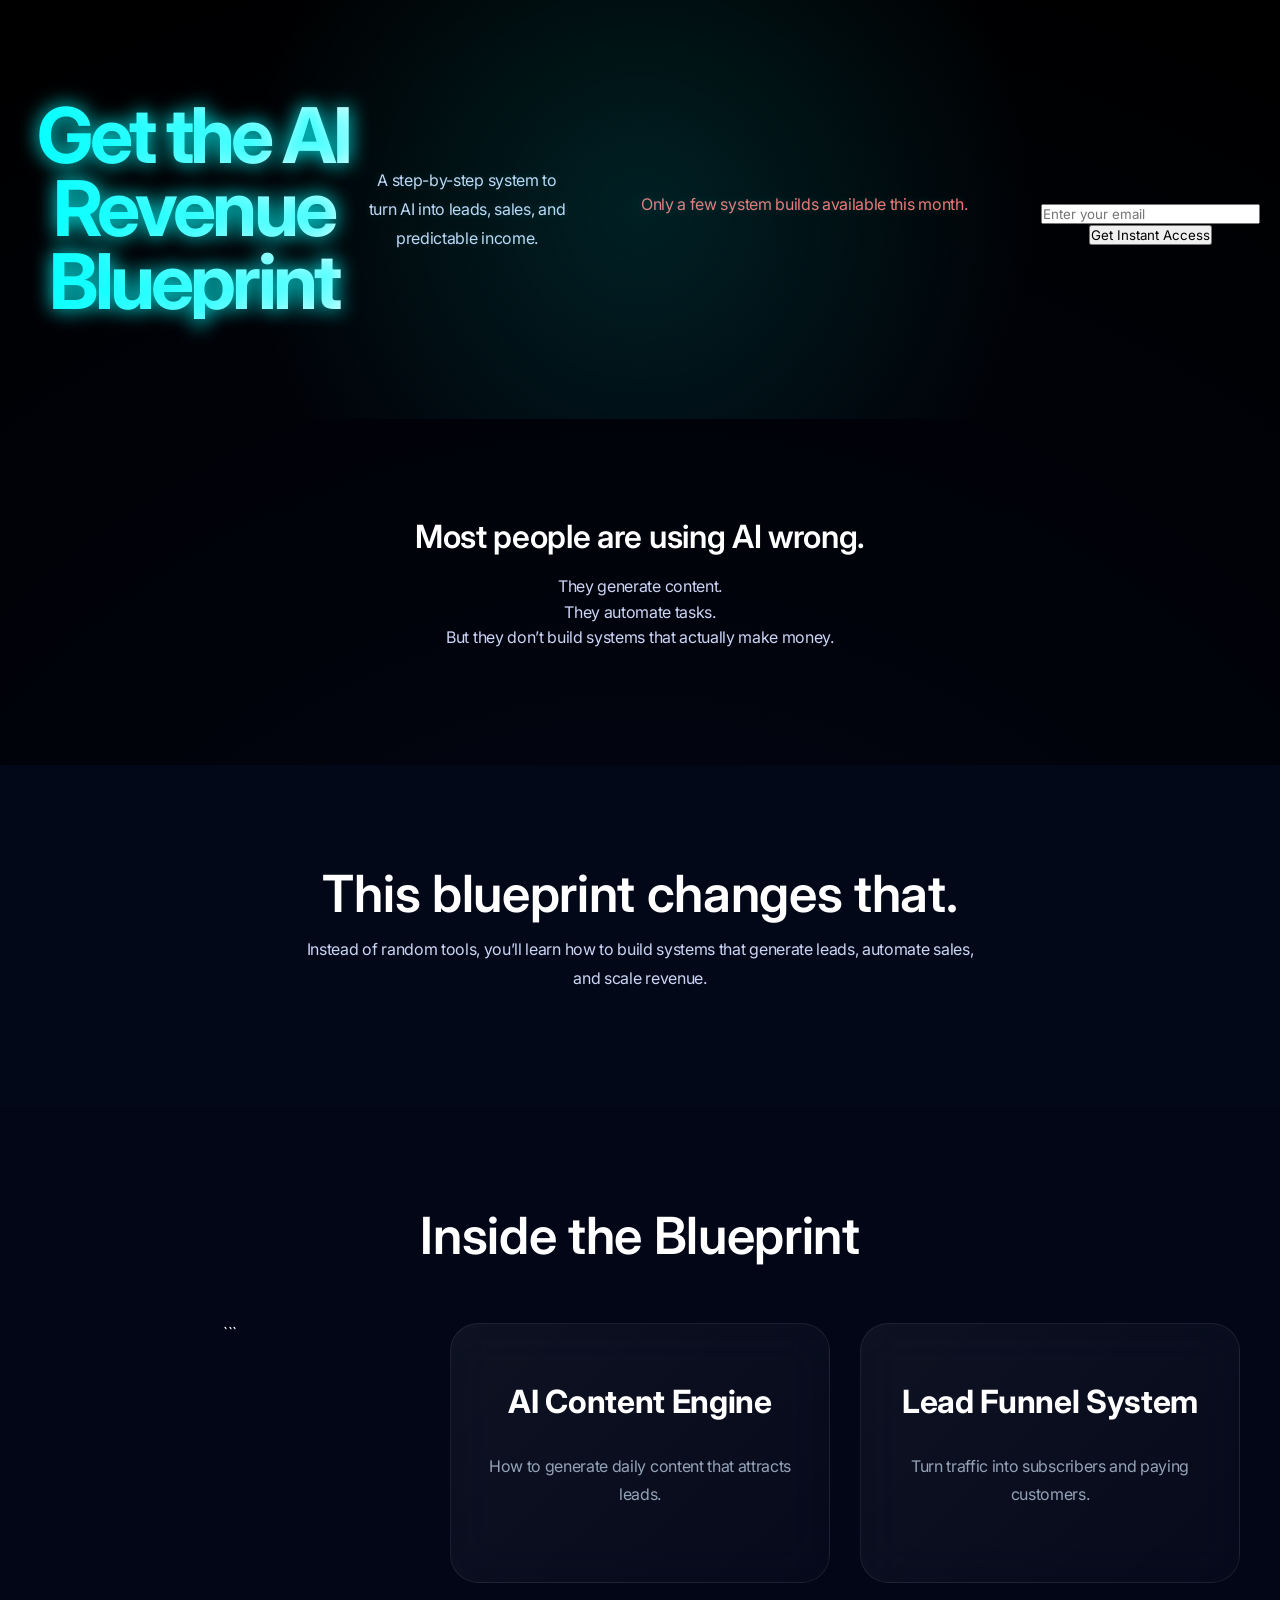
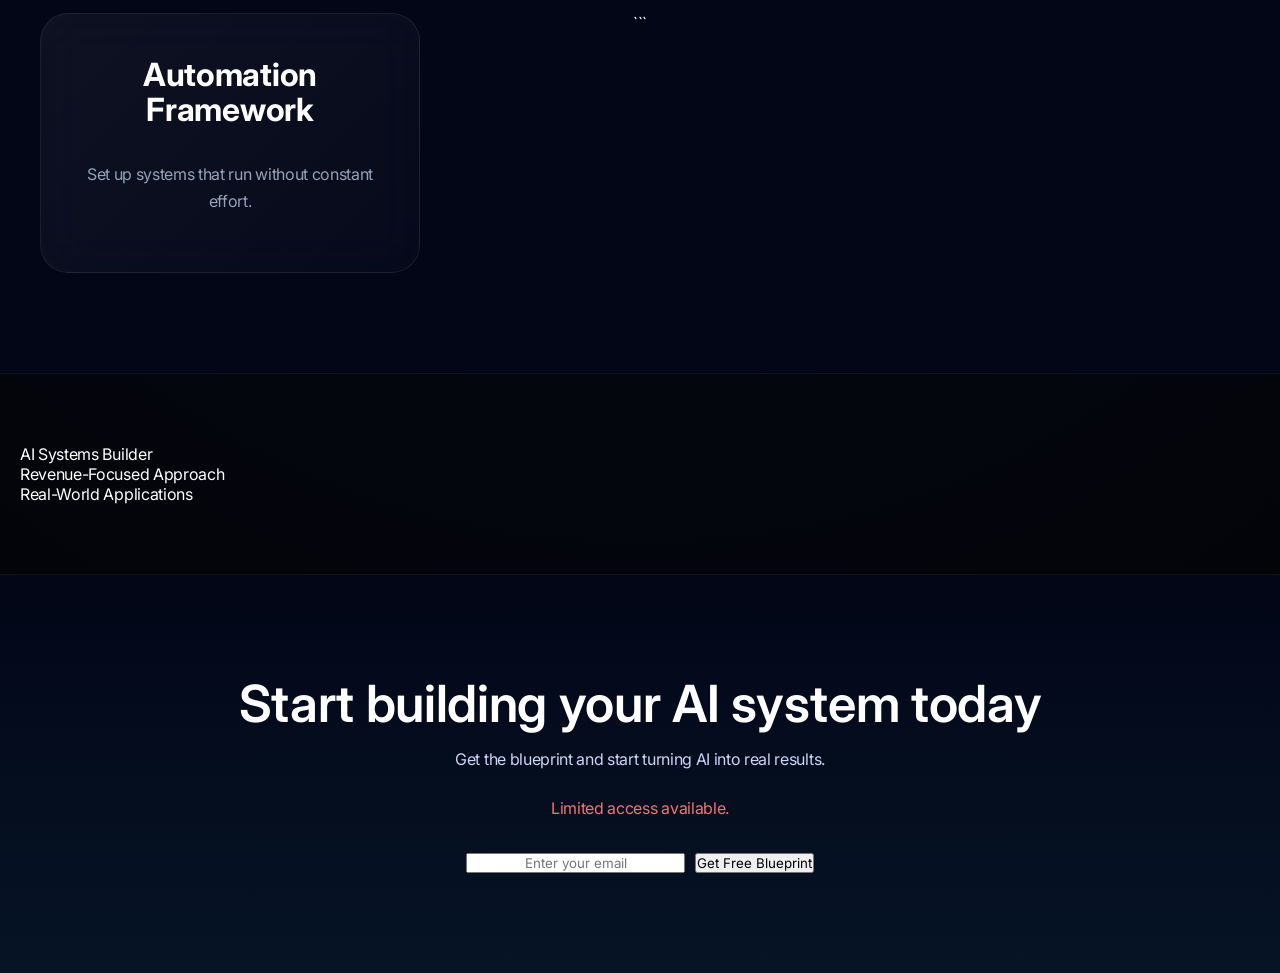
<file: ai-blueprint.html>
<!DOCTYPE html>

<html lang="en">
<head>
  <meta charset="UTF-8" />
  <meta name="viewport" content="width=device-width, initial-scale=1.0"/>
  <title>AI Revenue Blueprint | Sanjay Benjamin</title>

  <meta name="description" content="Get the AI Revenue Blueprint — a step-by-step system to turn AI into leads, sales, and income." />

  <link rel="stylesheet" href="style.css"/>

  <link href="https://fonts.googleapis.com/css2?family=Inter:wght@300;400;600;700&display=swap" rel="stylesheet">
</head>

<body>

<!-- HERO -->

<section class="hero" style="height:auto; padding:100px 20px; text-align:center;">

  <h1>Get the AI Revenue Blueprint</h1>

  <p>
    A step-by-step system to turn AI into leads, sales, and predictable income.
  </p>

  <p class="urgency">
    Only a few system builds available this month.
  </p>

  <!-- FORM -->

  <form style="margin-top:30px;">
    <input type="email" placeholder="Enter your email" required />
    <button type="submit">Get Instant Access</button>
  </form>

</section>

<!-- PROBLEM -->

<section class="story">

  <h2>Most people are using AI wrong.</h2>

  <p>
    They generate content.<br>
    They automate tasks.<br>
    But they don’t build systems that actually make money.
  </p>

</section>

<!-- SOLUTION -->

<section class="value">

  <h2>This blueprint changes that.</h2>

  <p>
    Instead of random tools, you’ll learn how to build systems that generate leads, automate sales, and scale revenue.
  </p>

</section>

<!-- WHAT YOU GET -->

<section class="systems">

  <h2>Inside the Blueprint</h2>

  <div class="cards">

```
<div class="card">
  <h3>AI Content Engine</h3>
  <p>How to generate daily content that attracts leads.</p>
</div>

<div class="card">
  <h3>Lead Funnel System</h3>
  <p>Turn traffic into subscribers and paying customers.</p>
</div>

<div class="card">
  <h3>Automation Framework</h3>
  <p>Set up systems that run without constant effort.</p>
</div>
```

  </div>

</section>

<!-- CREDIBILITY -->

<section class="authority">

  <div>AI Systems Builder</div>
  <div>Revenue-Focused Approach</div>
  <div>Real-World Applications</div>

</section>

<!-- FINAL CTA -->

<section class="lead">

  <h2>Start building your AI system today</h2>

  <p>
    Get the blueprint and start turning AI into real results.
  </p>

  <p class="urgency">
    Limited access available.
  </p>

  <form>
    <input type="email" placeholder="Enter your email" required />
    <button type="submit">Get Free Blueprint</button>
  </form>

</section>

</body>
</html>
</file>
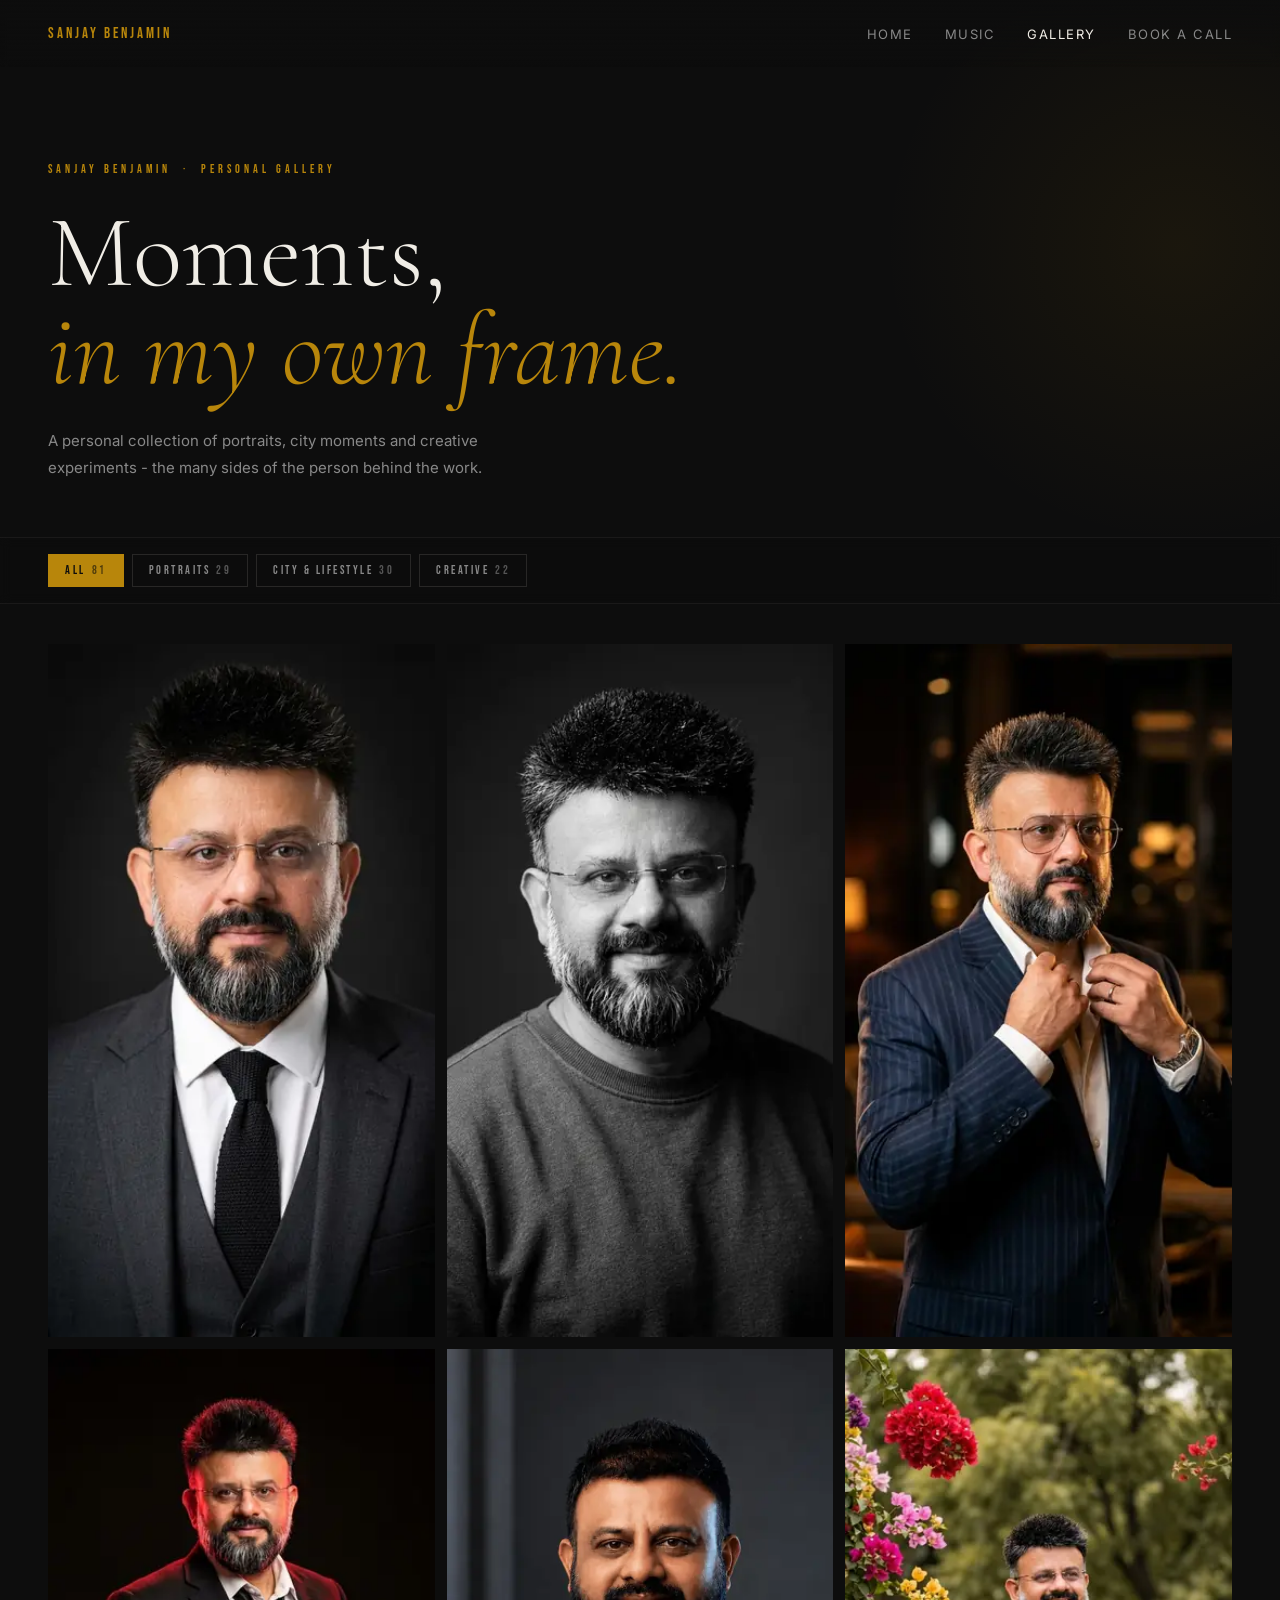
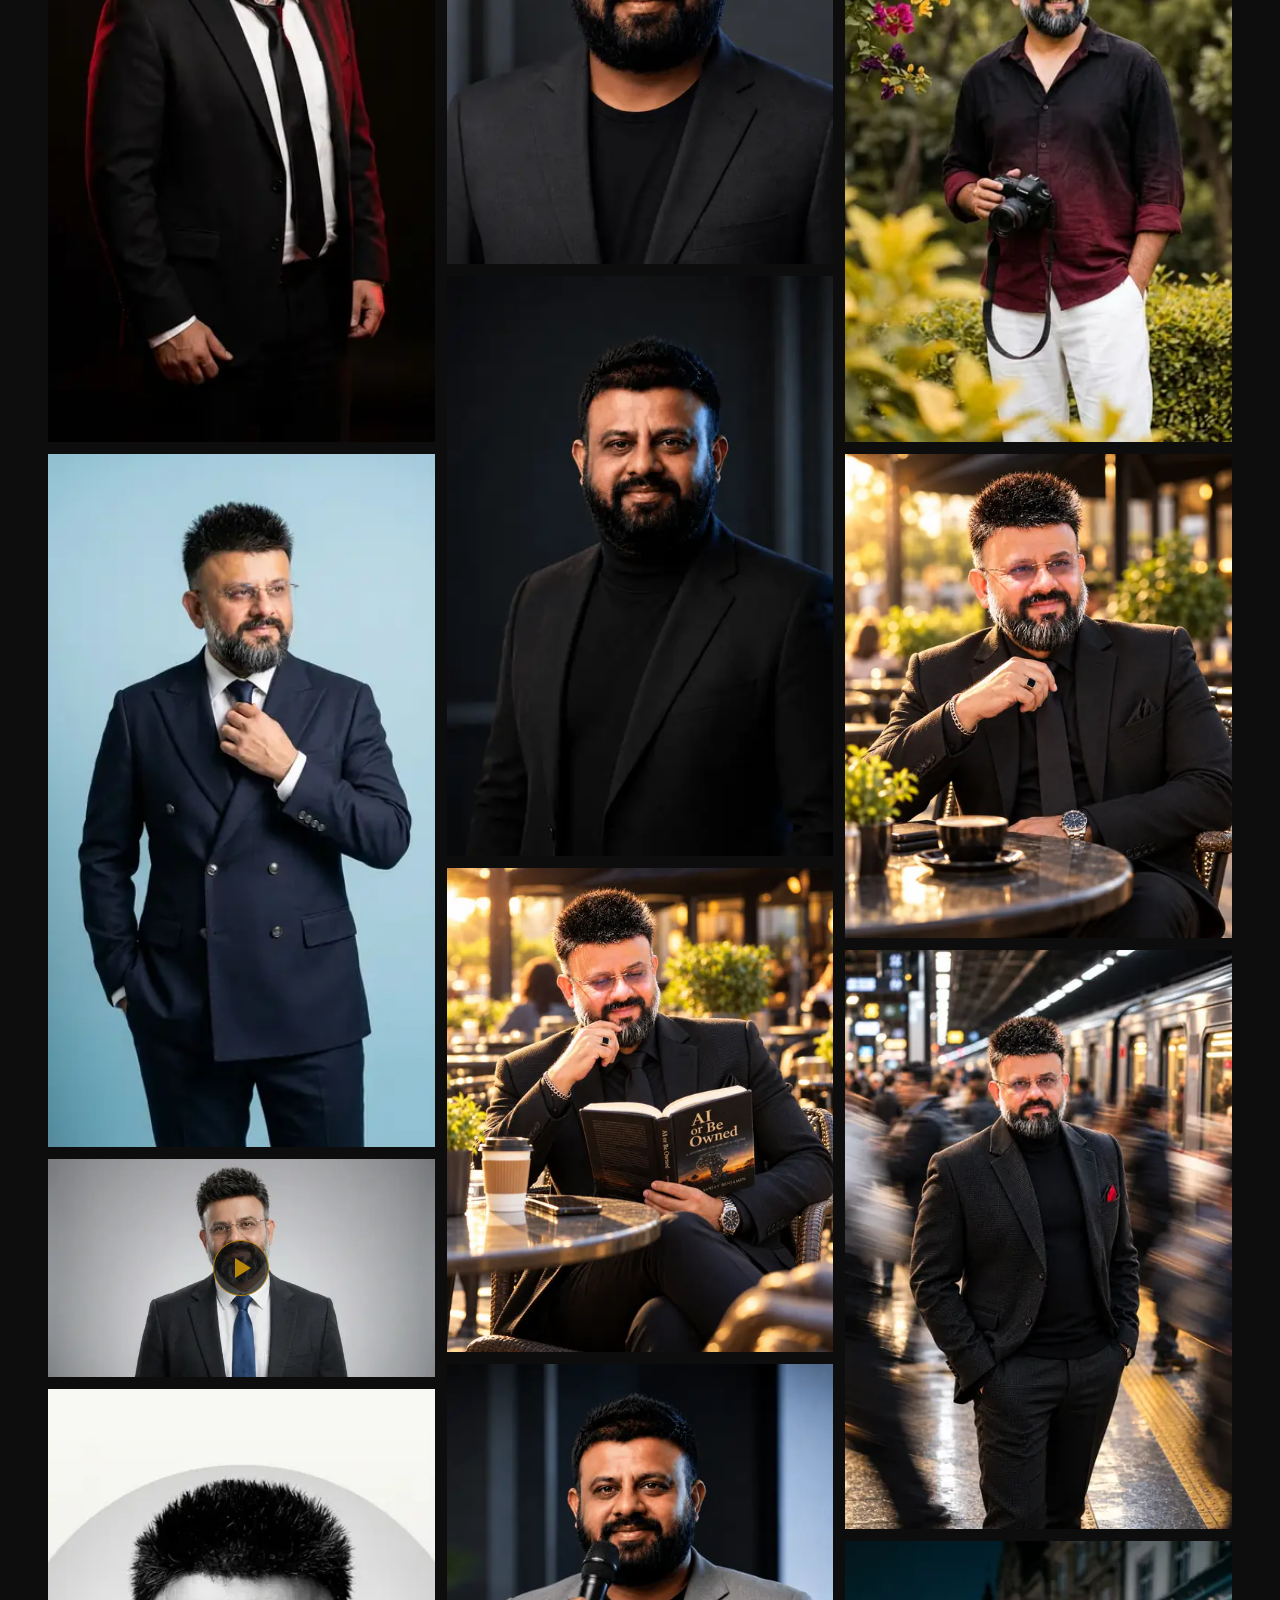
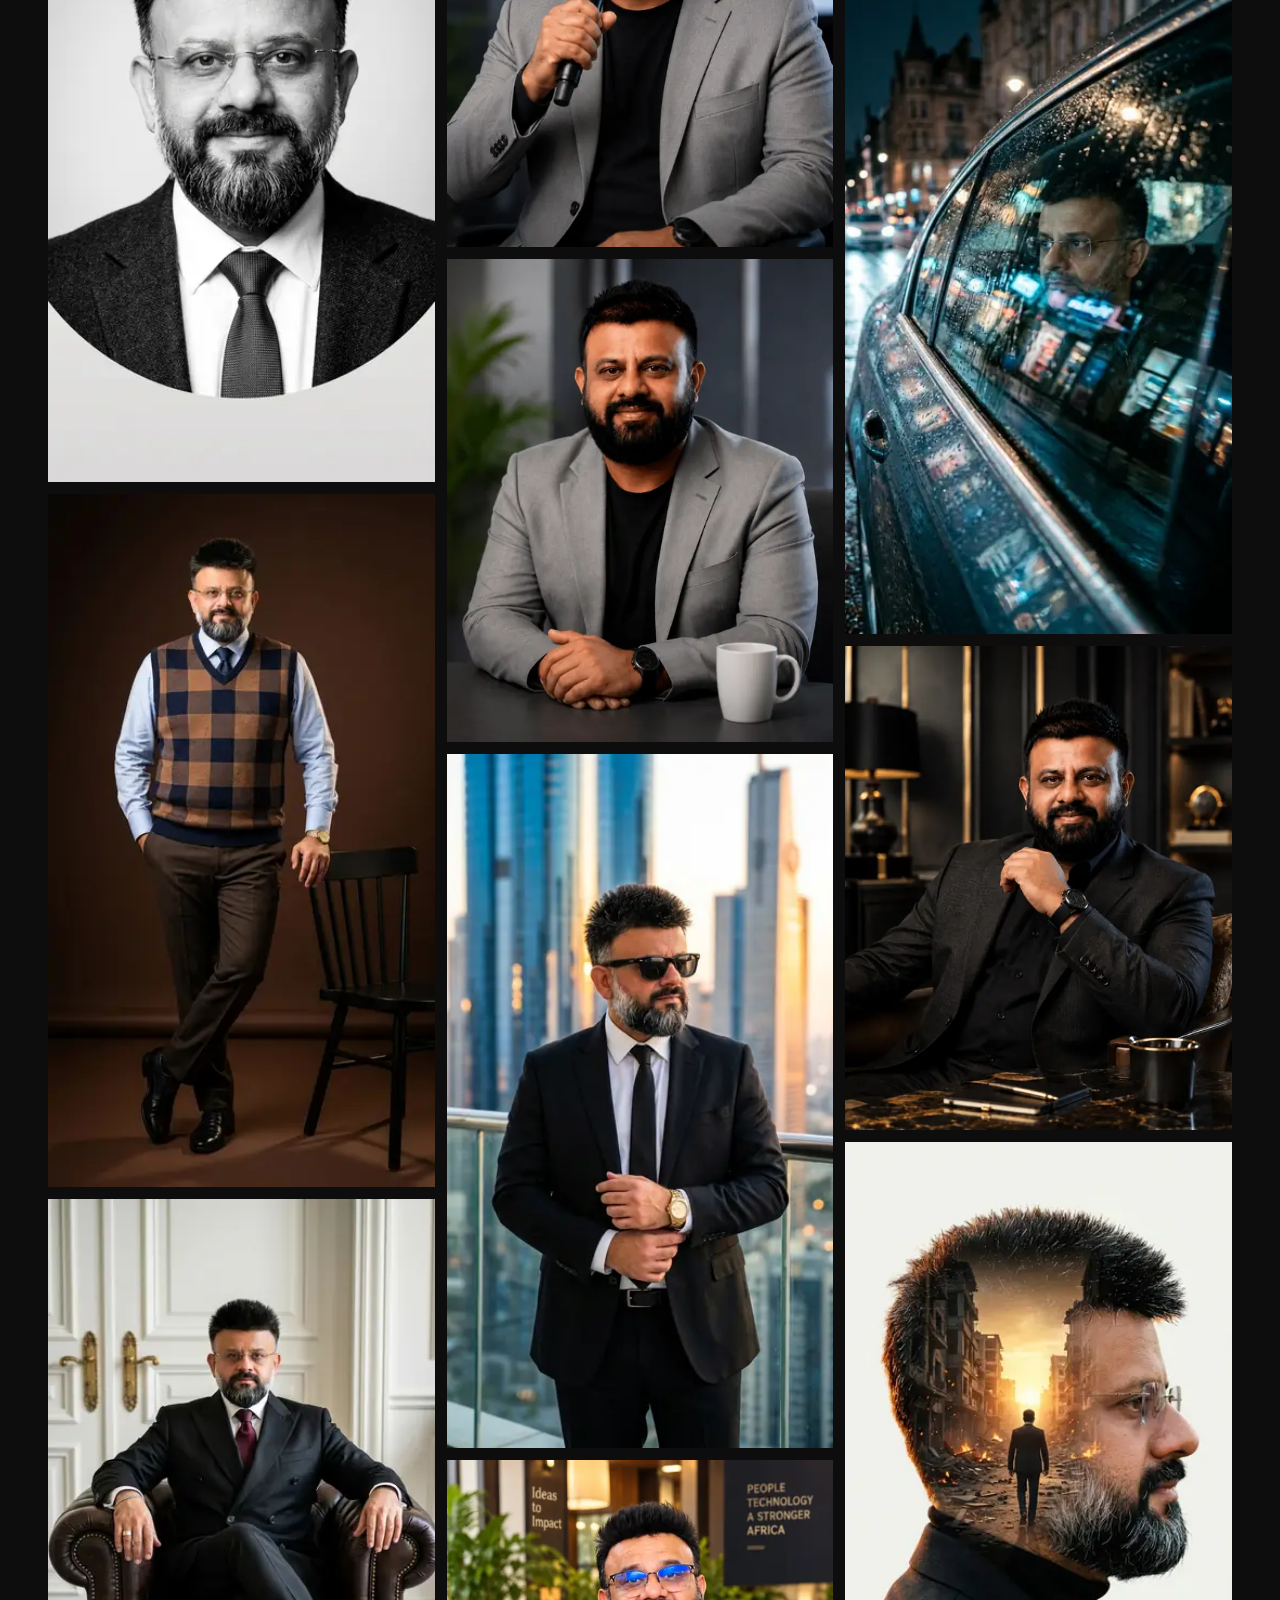
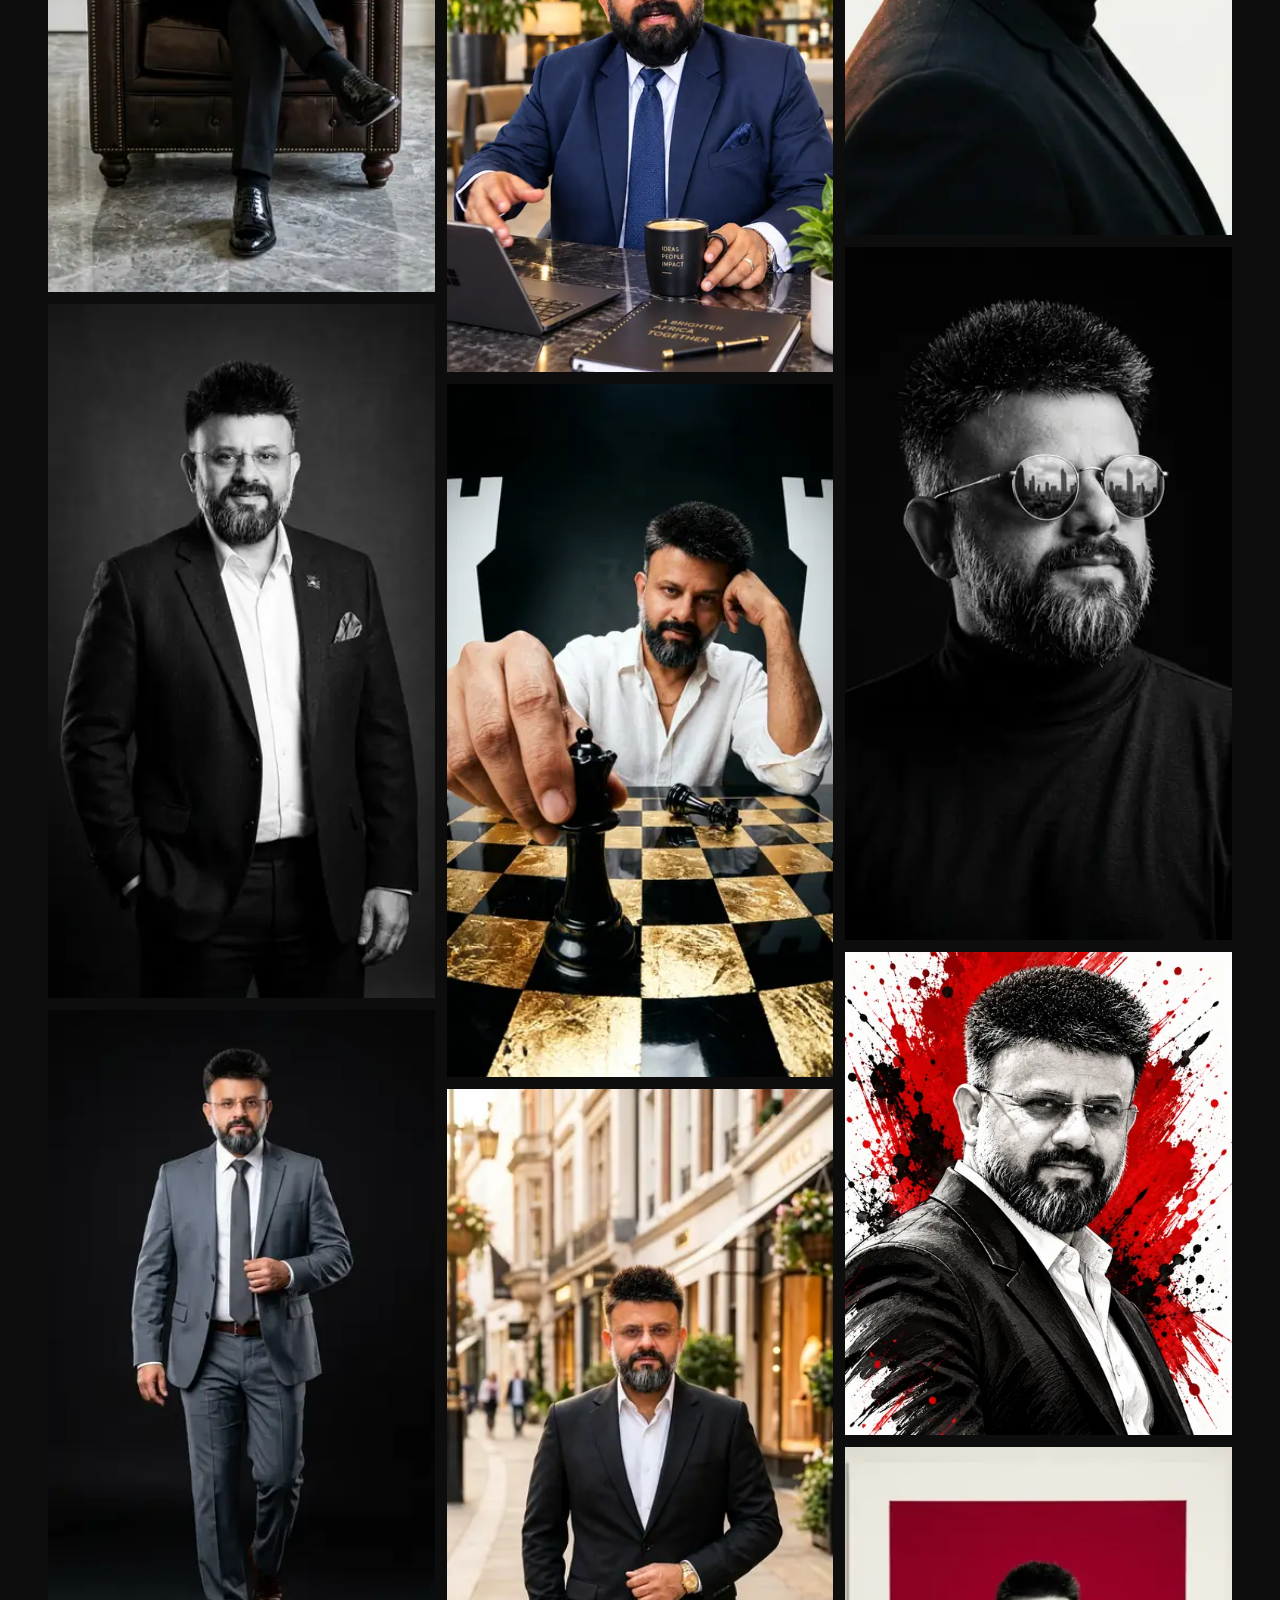
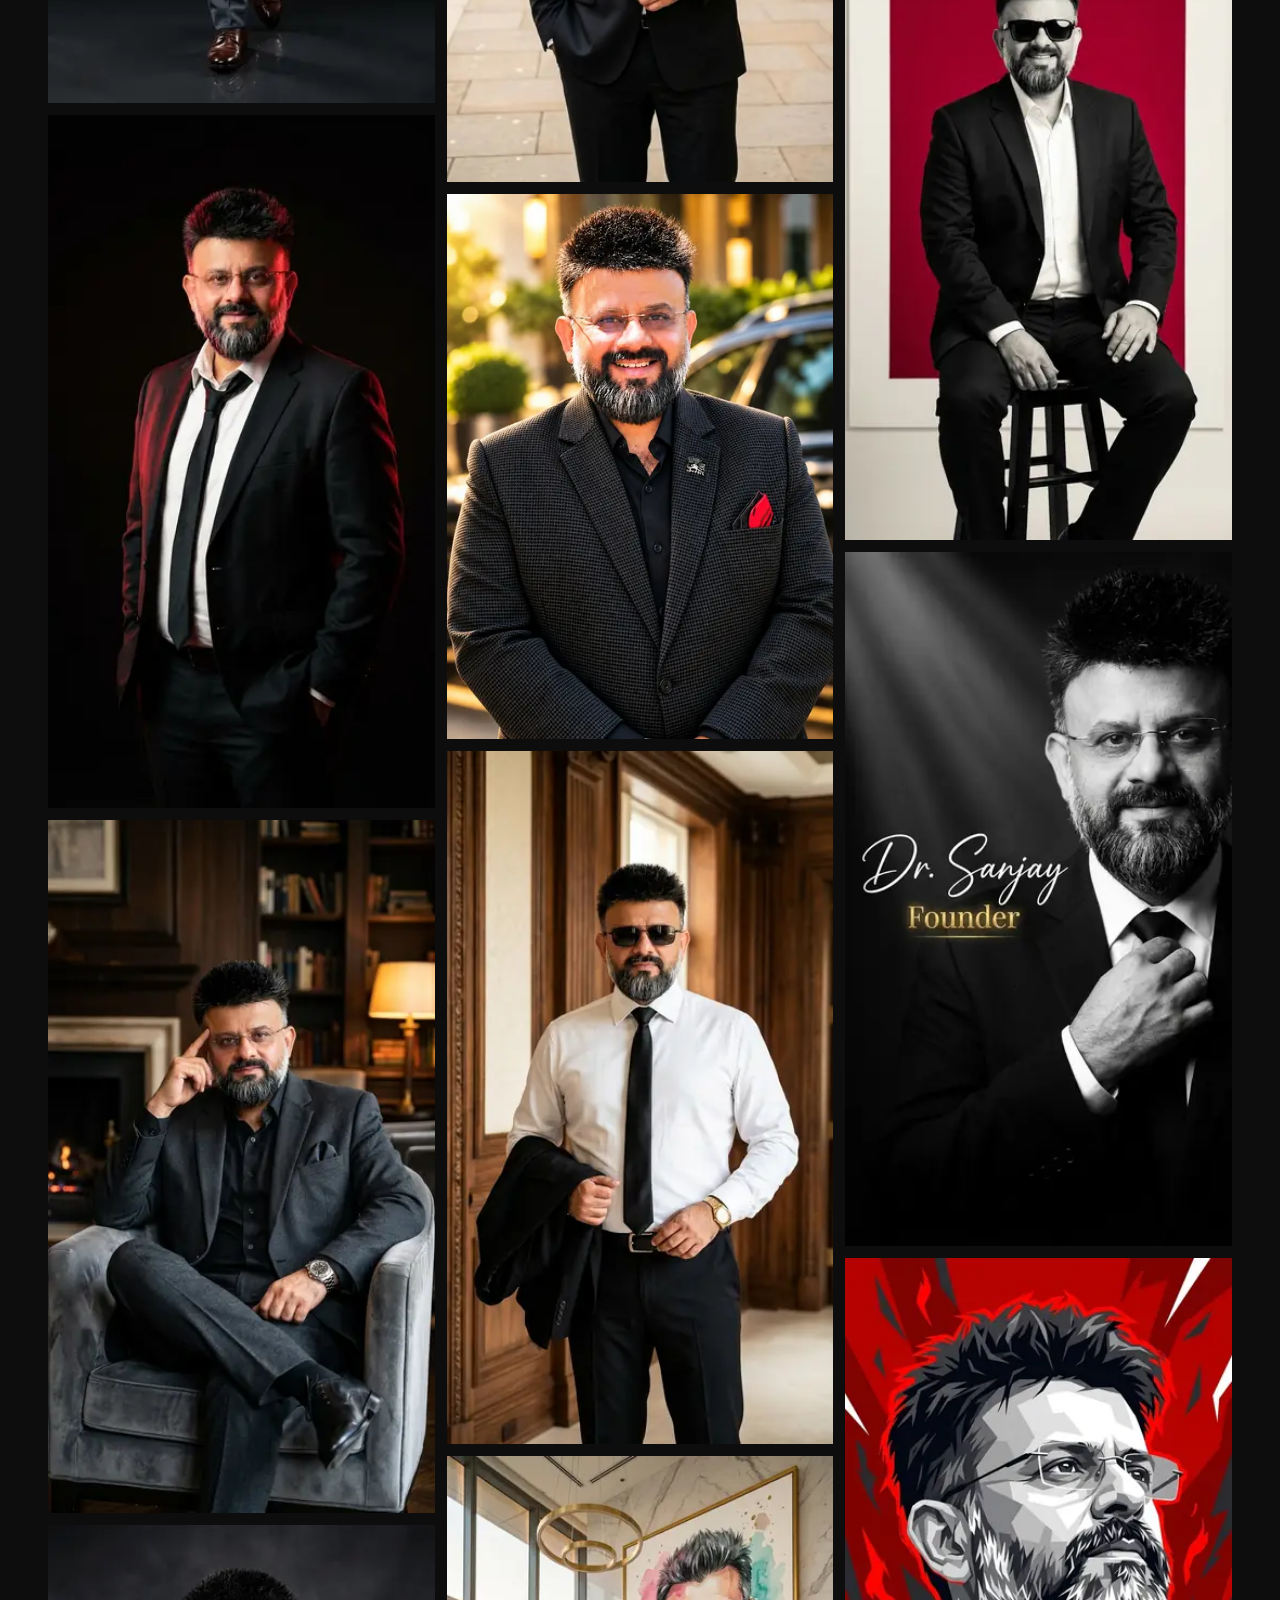
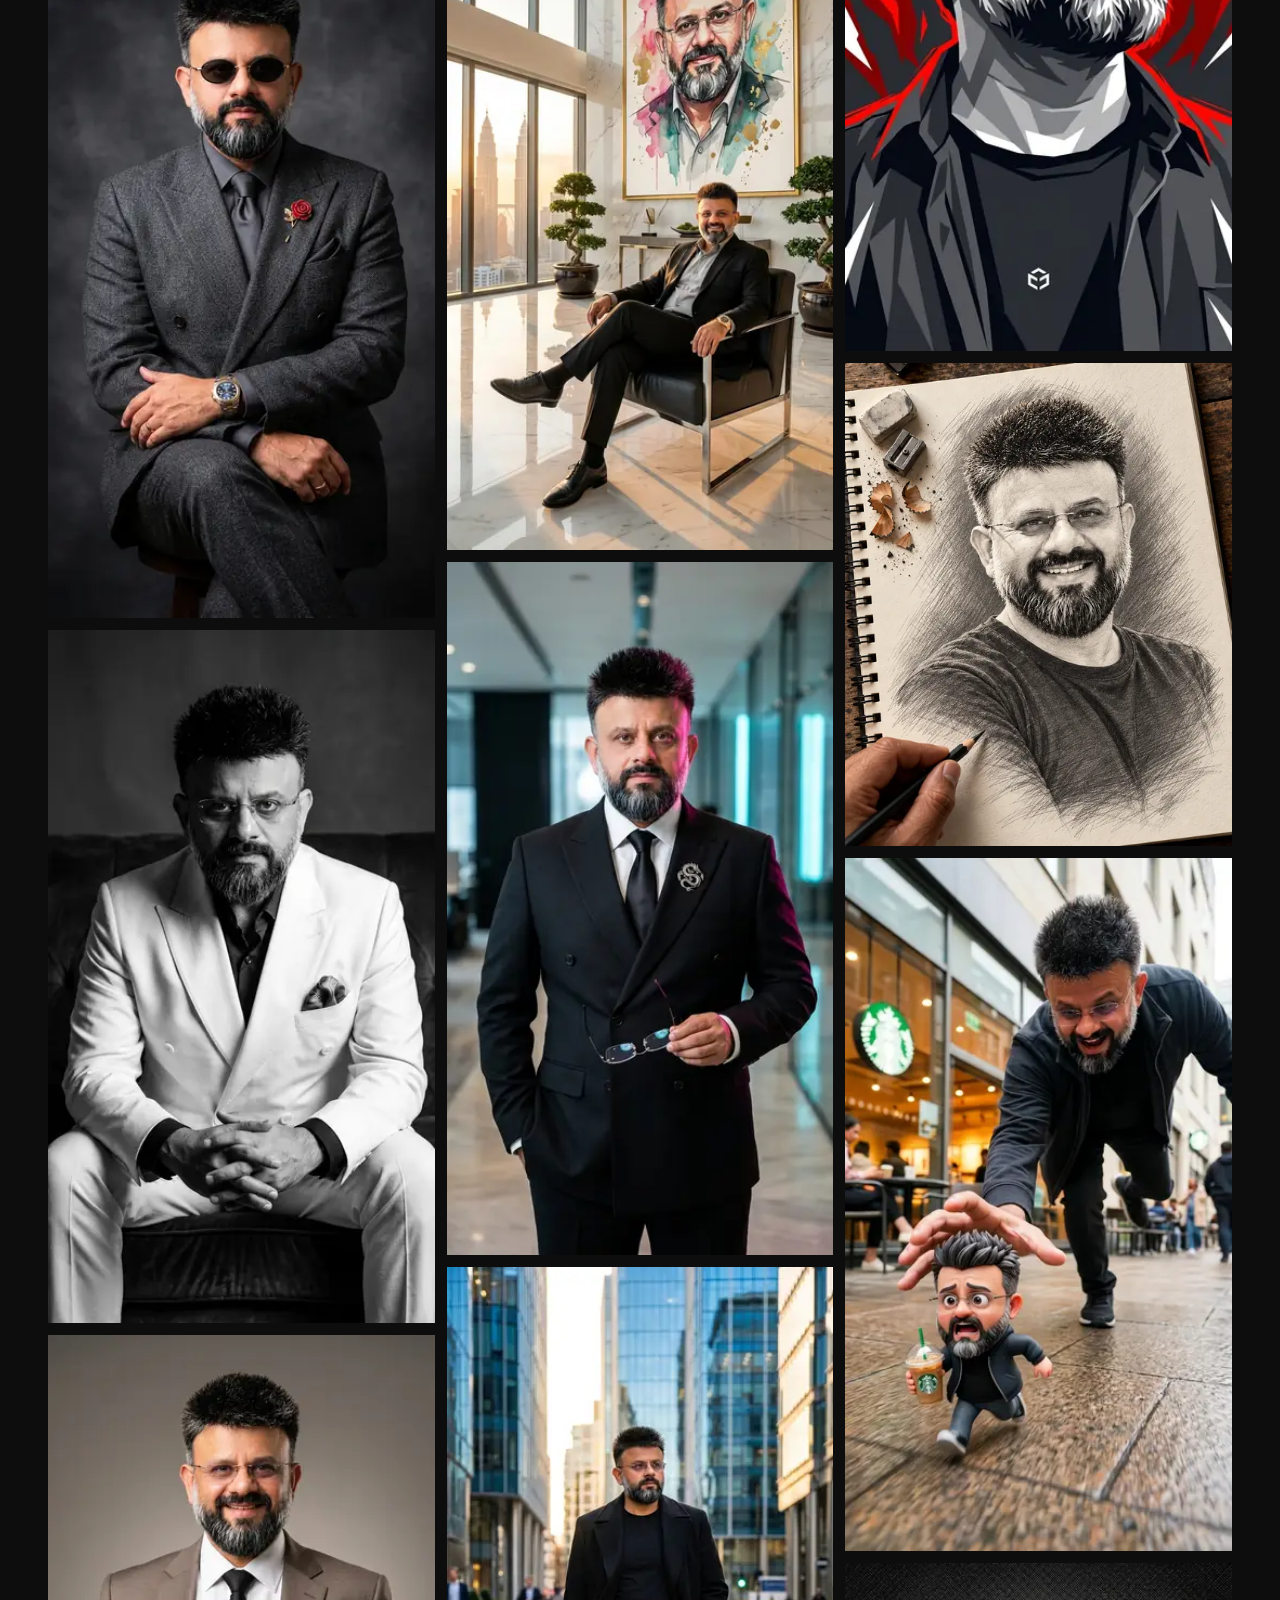
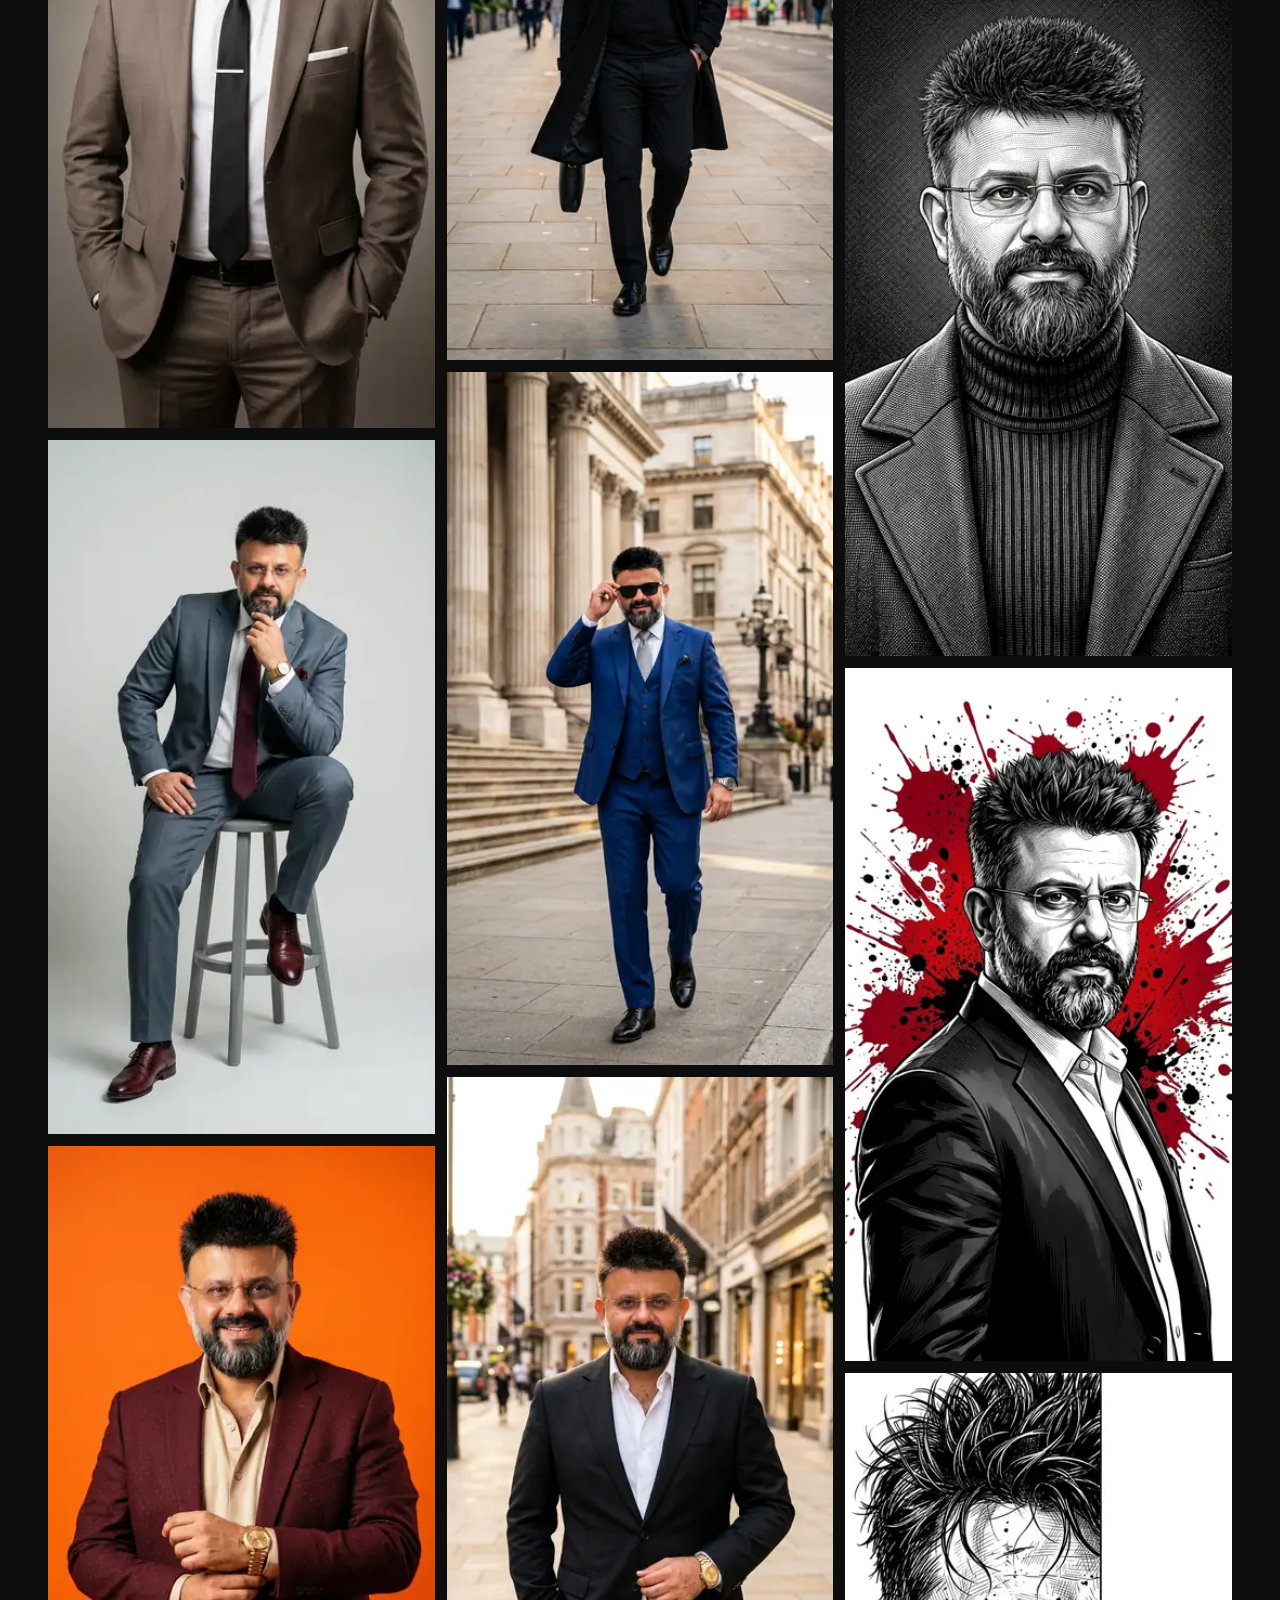
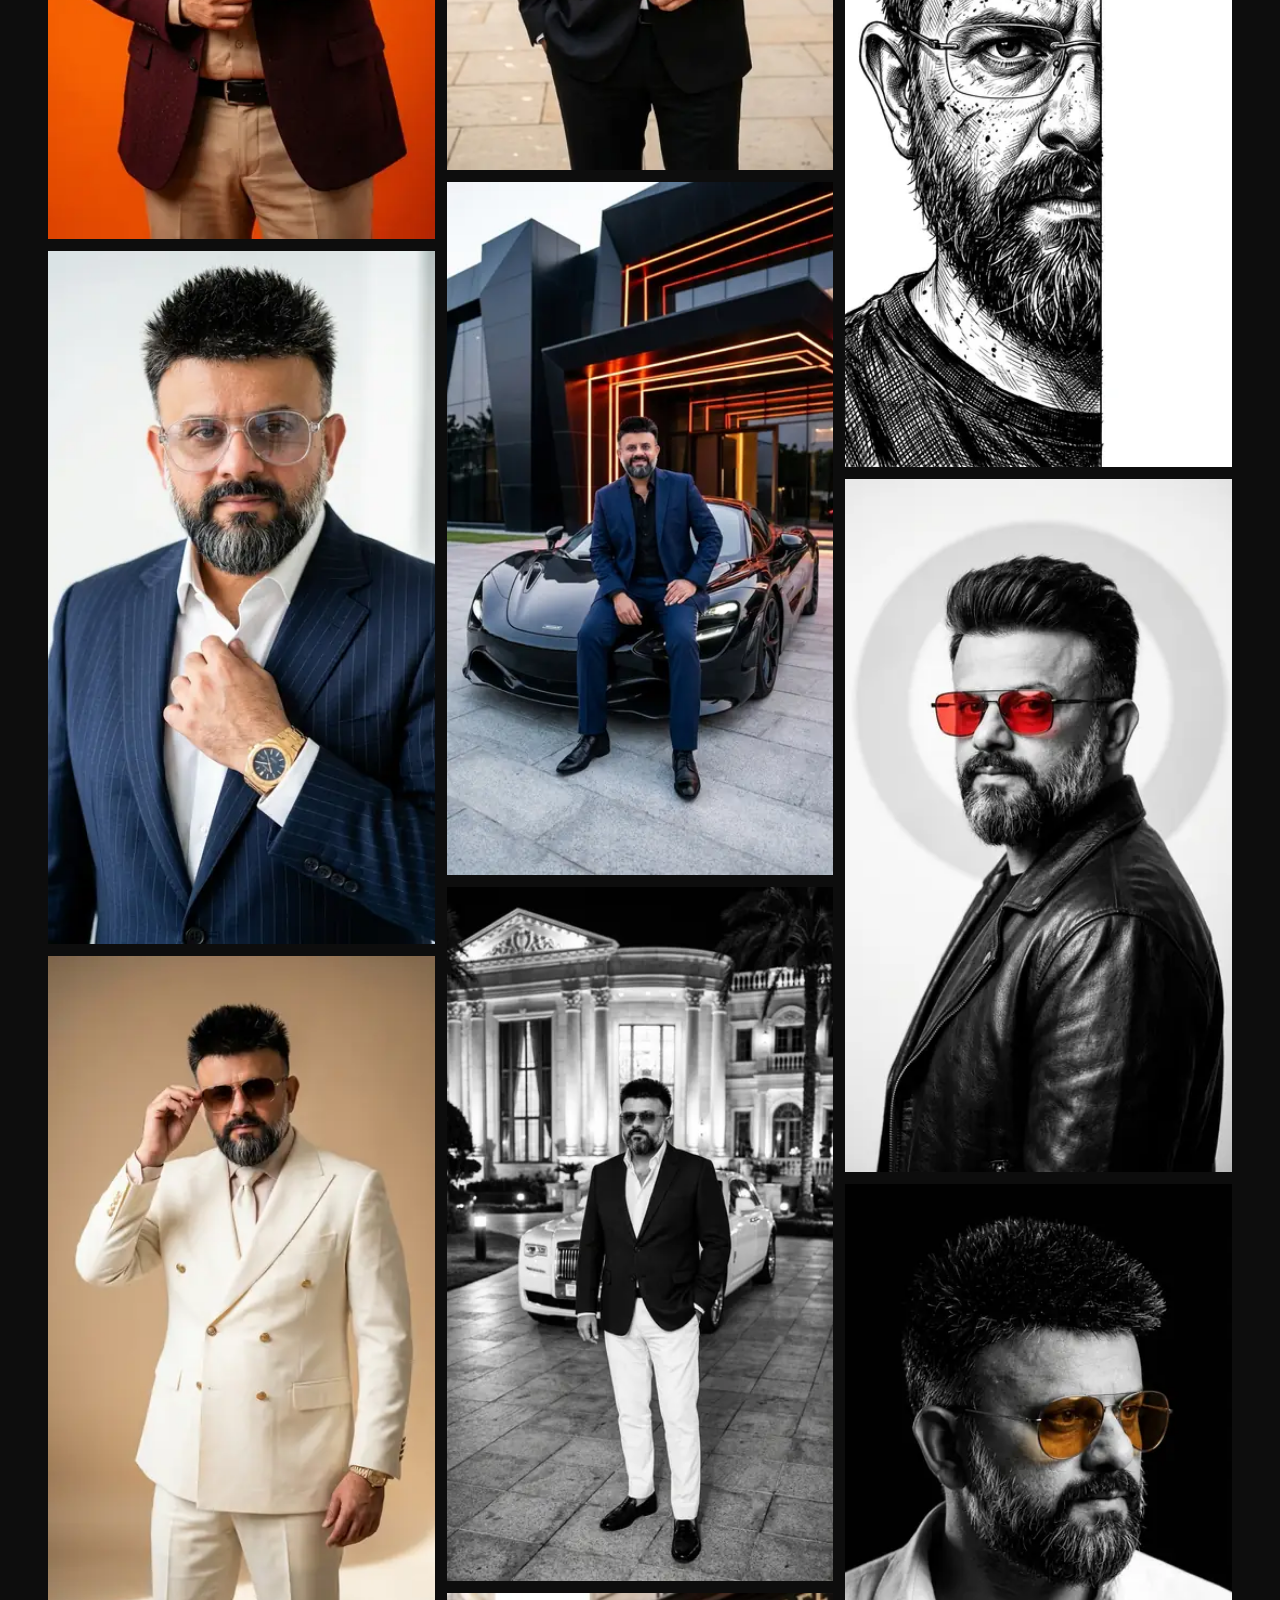
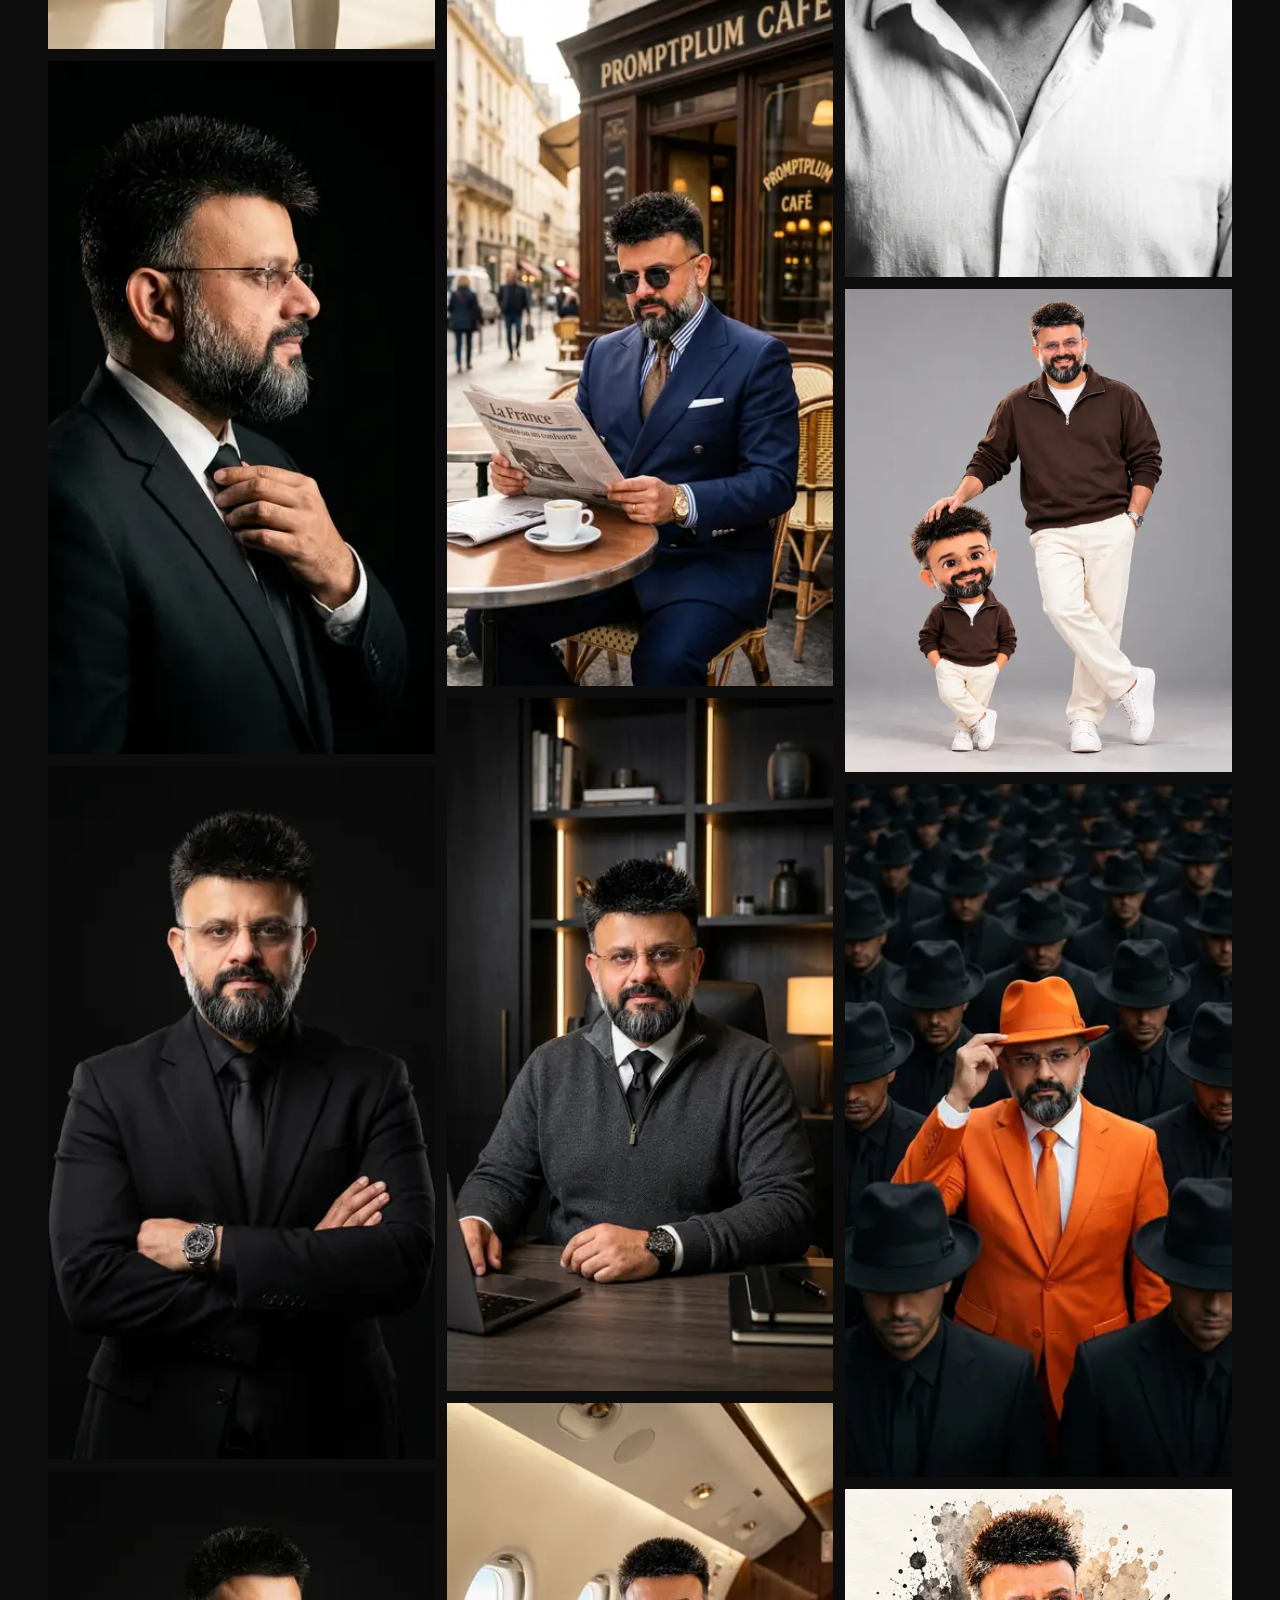
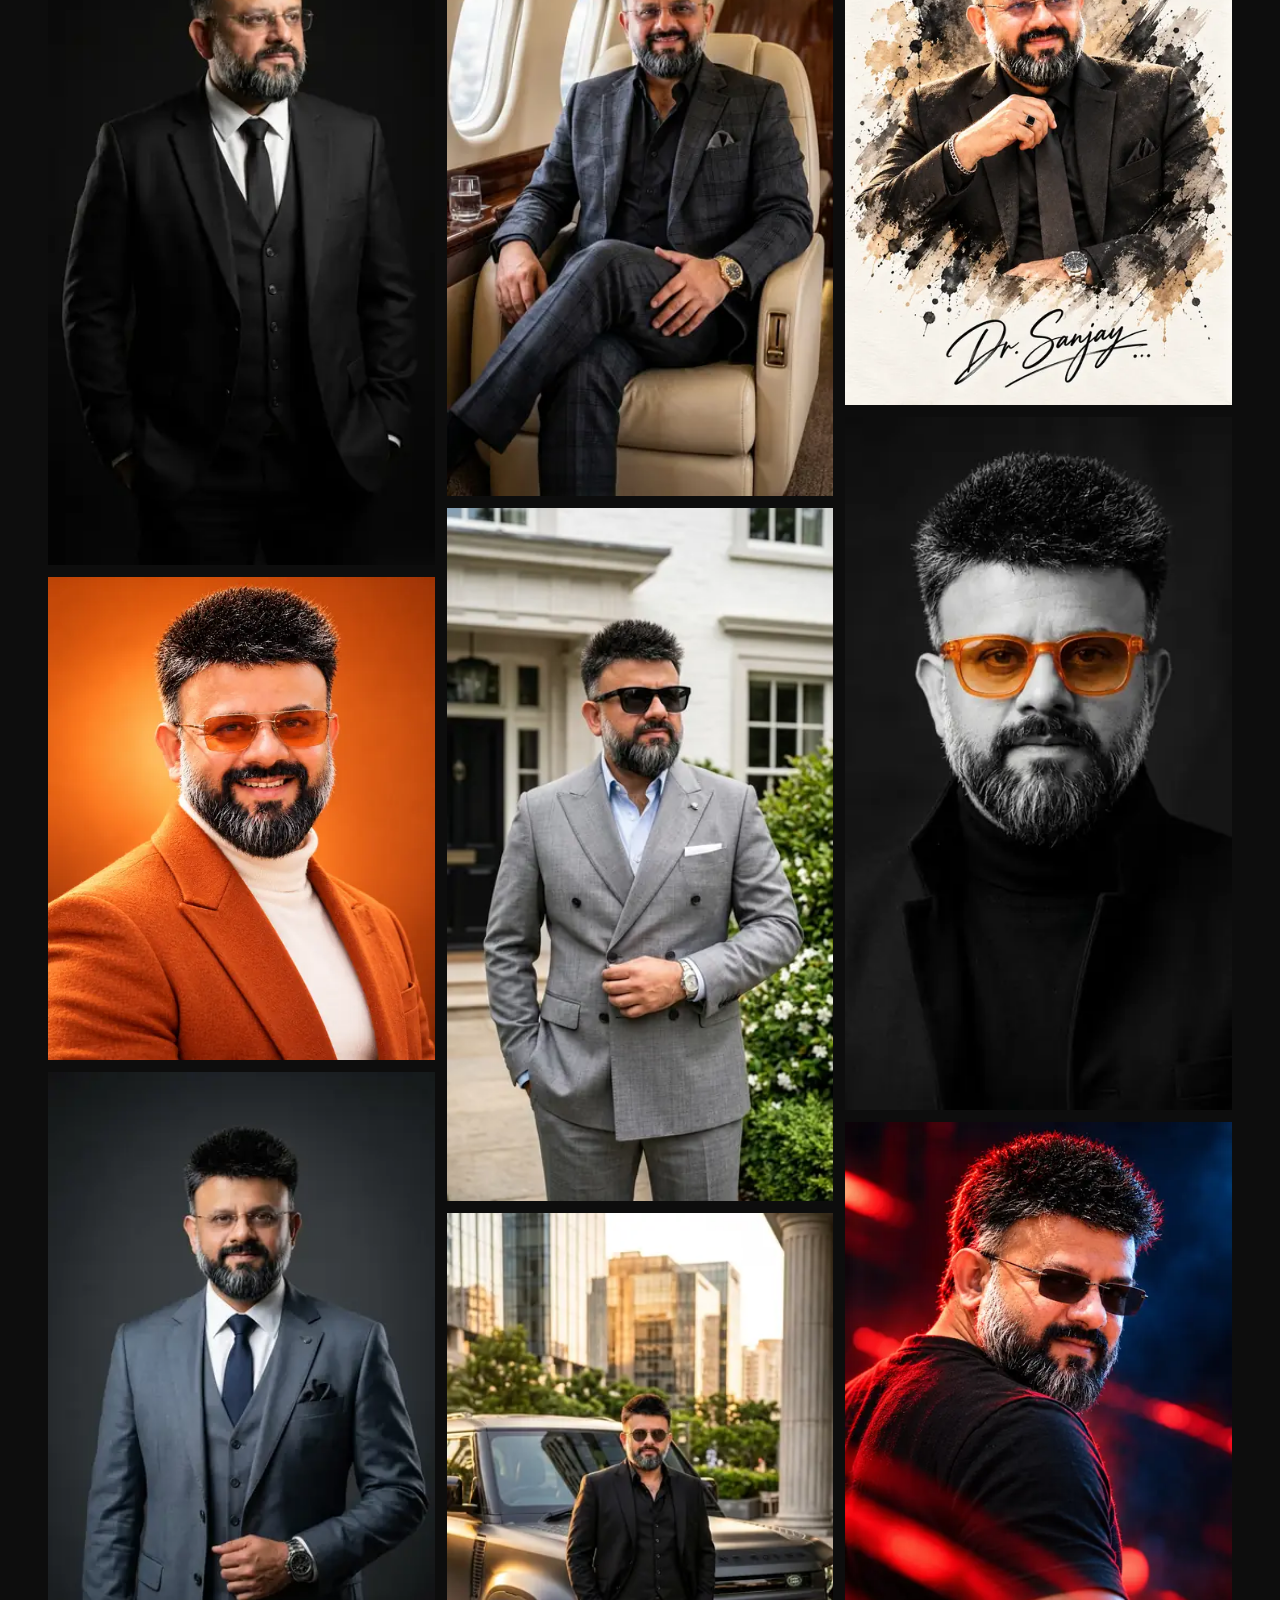
<file: gallery.html>
<!DOCTYPE html>
<html lang="en">
<head>
<meta charset="UTF-8">
<meta name="viewport" content="width=device-width, initial-scale=1.0">
<title>Gallery - Sanjay Benjamin</title>
<meta name="description" content="The personal photo gallery of Sanjay Benjamin - portraits, city moments and creative work.">
<meta property="og:title" content="Gallery - Sanjay Benjamin">
<meta property="og:description" content="Portraits, city moments and creative work from Sanjay Benjamin's personal collection.">
<meta property="og:url" content="https://www.sanjaybenjam.in/gallery.html">
<meta property="og:image" content="https://www.sanjaybenjam.in/sb.jpg">
<link rel="canonical" href="https://www.sanjaybenjam.in/gallery.html">
<link rel="icon" href="/favicon.png">
<link href="https://fonts.googleapis.com/css2?family=Cormorant+Garamond:ital,wght@0,300;0,400;0,600;1,300;1,400&family=Inter:wght@300;400;500&family=Bebas+Neue&display=swap" rel="stylesheet">
<style>
  *, *::before, *::after { box-sizing: border-box; margin: 0; padding: 0; }
  :root {
    --black:      #0D0D0D;
    --charcoal:   #1C1C1C;
    --gold:       #B8860B;
    --amber:      #E8943A;
    --warm-white: #F0EDE6;
    --grey:       #888;
    --border:     rgba(184,134,11,0.25);
  }
  html { scroll-behavior: smooth; }
  body {
    background: var(--black);
    color: var(--warm-white);
    font-family: 'Inter', sans-serif;
    font-size: 16px;
    line-height: 1.7;
    overflow-x: hidden;
  }
  body.lb-open { overflow: hidden; }

  /* NAV (matches music.html) */
  nav {
    position: fixed; top: 0; left: 0; right: 0; z-index: 100;
    display: flex; align-items: center; justify-content: space-between;
    padding: 20px 48px;
    background: linear-gradient(to bottom, rgba(13,13,13,0.95), transparent);
    backdrop-filter: blur(4px);
  }
  .nav-brand { font-family: 'Bebas Neue', sans-serif; font-size: 15px; letter-spacing: 3px; color: var(--gold); text-decoration: none; }
  .nav-links { display: flex; gap: 32px; list-style: none; }
  .nav-links a { font-size: 13px; letter-spacing: 1.5px; text-transform: uppercase; color: var(--grey); text-decoration: none; transition: color 0.25s; }
  .nav-links a:hover, .nav-links a[aria-current="page"] { color: var(--warm-white); }

  /* HERO */
  .hero { padding: 160px 48px 56px; position: relative; overflow: hidden; }
  .hero-eyebrow { font-family: 'Bebas Neue', sans-serif; font-size: 12px; letter-spacing: 4px; color: var(--gold); margin-bottom: 24px; }
  .hero-title { font-family: 'Cormorant Garamond', serif; font-size: clamp(48px, 8vw, 104px); font-weight: 300; line-height: 0.95; max-width: 900px; margin-bottom: 28px; }
  .hero-title em { font-style: italic; color: var(--gold); }
  .hero-sub { font-size: 15px; color: var(--grey); max-width: 520px; line-height: 1.8; }
  .hero-glow { position: absolute; top: -10%; right: -200px; width: 600px; height: 600px; border-radius: 50%; background: radial-gradient(circle, rgba(184,134,11,0.08) 0%, transparent 70%); pointer-events: none; }

  /* FILTERS */
  .filters {
    position: sticky; top: 64px; z-index: 50;
    display: flex; gap: 8px; flex-wrap: wrap;
    padding: 16px 48px;
    background: rgba(13,13,13,0.92);
    backdrop-filter: blur(6px);
    border-top: 1px solid rgba(240,237,230,0.06);
    border-bottom: 1px solid rgba(240,237,230,0.06);
  }
  .filter-btn {
    font-family: 'Bebas Neue', sans-serif; font-size: 12px; letter-spacing: 2.5px;
    color: var(--grey); background: transparent;
    border: 1px solid rgba(240,237,230,0.12);
    padding: 8px 16px; cursor: pointer; transition: all 0.2s;
  }
  .filter-btn:hover { color: var(--warm-white); border-color: var(--border); }
  .filter-btn[aria-pressed="true"] { color: var(--black); background: var(--gold); border-color: var(--gold); }
  .filter-btn .count { opacity: 0.6; margin-left: 6px; }

  /* GRID (masonry via CSS columns) */
  .gallery { padding: 40px 48px 96px; }
  .grid { columns: 3 320px; column-gap: 12px; }
  .tile {
    break-inside: avoid; margin-bottom: 12px;
    position: relative; display: block; width: 100%;
    border: 0; padding: 0; background: var(--charcoal);
    cursor: zoom-in; overflow: hidden;
    animation: fadeIn 0.5s ease both;
  }
  .tile img { display: block; width: 100%; height: auto; transition: transform 0.6s ease, opacity 0.4s; }
  .tile:hover img, .tile:focus-visible img { transform: scale(1.03); }
  .tile:focus-visible { outline: 2px solid var(--gold); outline-offset: 2px; }
  .tile-cap {
    position: absolute; left: 0; right: 0; bottom: 0;
    padding: 40px 16px 14px; text-align: left;
    background: linear-gradient(to top, rgba(13,13,13,0.85), transparent);
    opacity: 0; transform: translateY(6px); transition: all 0.3s;
  }
  .tile:hover .tile-cap, .tile:focus-visible .tile-cap { opacity: 1; transform: none; }
  .tile-cap span { display: block; }
  .tile-cat { font-family: 'Bebas Neue', sans-serif; font-size: 10px; letter-spacing: 3px; color: var(--gold); }
  .tile-title { font-family: 'Cormorant Garamond', serif; font-size: 18px; color: var(--warm-white); line-height: 1.25; }
  @keyframes fadeIn { from { opacity: 0; transform: translateY(8px); } to { opacity: 1; transform: none; } }
  @media (hover: none) { .tile-cap { display: none; } .tile.has-title .tile-cap { display: block; opacity: 1; transform: none; } .tile-cap .tile-cat { display: none; } }

  .empty { color: var(--grey); font-size: 15px; padding: 48px 0; }

  /* LIGHTBOX */
  .lightbox {
    position: fixed; inset: 0; z-index: 200;
    background: #080808;
    display: none; flex-direction: column;
  }
  .lightbox.open { display: flex; }
  .lb-top { display: flex; justify-content: space-between; align-items: center; padding: 16px 24px; }
  .lb-counter { font-family: 'Bebas Neue', sans-serif; font-size: 13px; letter-spacing: 3px; color: var(--grey); }
  .lb-btn {
    background: transparent; border: 1px solid rgba(240,237,230,0.15);
    color: var(--warm-white); width: 44px; height: 44px;
    font-size: 20px; line-height: 1; cursor: pointer; transition: all 0.2s;
    display: inline-flex; align-items: center; justify-content: center;
  }
  .lb-btn:hover { border-color: var(--gold); color: var(--gold); }
  .lb-stage { flex: 1; display: flex; align-items: center; justify-content: center; position: relative; min-height: 0; padding: 0 72px; touch-action: pan-y; }
  .lb-stage video { max-width: 100%; max-height: 100%; background: #000; }
  .play-badge { position: absolute; top: 50%; left: 50%; transform: translate(-50%,-50%); width: 56px; height: 56px; border-radius: 50%; background: rgba(13,13,13,0.7); border: 1px solid var(--gold); display: flex; align-items: center; justify-content: center; pointer-events: none; }
  .play-badge::after { content: ""; margin-left: 4px; border-style: solid; border-width: 10px 0 10px 16px; border-color: transparent transparent transparent var(--gold); }
  .lb-stage img { max-width: 100%; max-height: 100%; object-fit: contain; user-select: none; -webkit-user-drag: none; transition: opacity 0.25s; }
  .lb-prev, .lb-next { position: absolute; top: 50%; transform: translateY(-50%); }
  .lb-prev { left: 16px; } .lb-next { right: 16px; }
  .lb-caption { padding: 16px 24px 24px; text-align: center; min-height: 72px; }
  .lb-caption .lb-title { font-family: 'Cormorant Garamond', serif; font-size: 22px; color: var(--warm-white); }
  .lb-caption .lb-text { font-size: 14px; color: var(--grey); max-width: 640px; margin: 2px auto 0; }

  /* CTA */
  .cta { background: linear-gradient(135deg, rgba(184,134,11,0.08) 0%, rgba(13,13,13,0) 60%); border-top: 1px solid var(--border); border-bottom: 1px solid var(--border); padding: 96px 48px; }
  .cta-inner { max-width: 720px; }
  .section-eyebrow { font-family: 'Bebas Neue', sans-serif; font-size: 11px; letter-spacing: 4px; color: var(--gold); margin-bottom: 20px; display: block; }
  .cta h2 { font-family: 'Cormorant Garamond', serif; font-size: clamp(30px, 4vw, 48px); font-weight: 300; line-height: 1.15; margin-bottom: 20px; }
  .cta h2 em { color: var(--gold); }
  .cta p { font-size: 15px; color: rgba(240,237,230,0.7); margin-bottom: 32px; max-width: 520px; }
  .cta-btn { display: inline-flex; align-items: center; gap: 12px; font-family: 'Bebas Neue', sans-serif; font-size: 13px; letter-spacing: 3px; color: var(--black); background: var(--gold); padding: 14px 32px; text-decoration: none; transition: background 0.25s; }
  .cta-btn:hover { background: var(--amber); }

  footer { padding: 40px 48px; border-top: 1px solid rgba(240,237,230,0.06); display: flex; align-items: center; justify-content: space-between; }
  footer p { font-size: 13px; color: var(--grey); }
  footer a { color: var(--gold); text-decoration: none; }

  @media (max-width: 768px) {
    nav { padding: 16px 24px; }
    .nav-links { gap: 18px; }
    .nav-links li.hide-sm { display: none; }
    .hero { padding: 120px 24px 40px; }
    .filters { top: 56px; padding: 12px 16px; flex-wrap: nowrap; overflow-x: auto; scrollbar-width: none; }
    .filters::-webkit-scrollbar { display: none; }
    .filter-btn { flex-shrink: 0; }
    .gallery { padding: 24px 16px 64px; }
    .grid { columns: 2 150px; column-gap: 8px; }
    .tile { margin-bottom: 8px; }
    .tile-title { font-size: 15px; }
    .tile-cap { padding: 28px 10px 8px; }
    .lb-stage { padding: 0; }
    .lb-prev, .lb-next { display: none; }
    .cta { padding: 64px 24px; }
    footer { flex-direction: column; gap: 12px; text-align: center; padding: 32px 24px; }
  }
  @media (prefers-reduced-motion: reduce) {
    .tile, .tile img, .tile-cap { animation: none; transition: none; }
  }
</style>
</head>
<body>

<nav>
  <a class="nav-brand" href="https://www.sanjaybenjam.in/">Sanjay Benjamin</a>
  <ul class="nav-links">
    <li><a href="https://www.sanjaybenjam.in/">Home</a></li>
    <li class="hide-sm"><a href="https://www.sanjaybenjam.in/music.html">Music</a></li>
    <li><a href="https://www.sanjaybenjam.in/gallery.html" aria-current="page">Gallery</a></li>
    <li class="hide-sm"><a href="https://www.sanjaybenjam.in/#contact">Book a Call</a></li>
  </ul>
</nav>

<header class="hero">
  <div class="hero-glow"></div>
  <p class="hero-eyebrow">Sanjay Benjamin &nbsp;·&nbsp; Personal Gallery</p>
  <h1 class="hero-title">Moments,<br><em>in my own frame.</em></h1>
  <p class="hero-sub">A personal collection of portraits, city moments and creative experiments - the many sides of the person behind the work.</p>
</header>

<div class="filters" id="filters" role="toolbar" aria-label="Filter photos by category"></div>

<main class="gallery">
  <div class="grid" id="grid"></div>
  <p class="empty" id="empty" hidden>Photos coming soon.</p>
</main>

<section class="cta">
  <div class="cta-inner">
    <span class="section-eyebrow">Work With Sanjay</span>
    <h2>Want Sanjay at your next <em>leadership event?</em></h2>
    <p>Keynotes, board briefings and executive AI strategy sessions in Nairobi, Kampala, Lagos and beyond.</p>
    <a class="cta-btn" href="https://www.sanjaybenjam.in/#contact">Book a Discovery Call →</a>
  </div>
</section>

<footer>
  <p>© 2026 Sanjay Benjamin &nbsp;·&nbsp; <a href="https://www.sanjaybenjam.in/">Africa AI Transformation Advisor</a></p>
  <p style="font-size:12px;color:var(--grey)">Kampala, Uganda</p>
</footer>

<!-- Lightbox -->
<div class="lightbox" id="lightbox" role="dialog" aria-modal="true" aria-label="Photo viewer">
  <div class="lb-top">
    <span class="lb-counter" id="lbCounter"></span>
    <button class="lb-btn" id="lbClose" aria-label="Close">✕</button>
  </div>
  <div class="lb-stage" id="lbStage">
    <button class="lb-btn lb-prev" id="lbPrev" aria-label="Previous photo">‹</button>
    <img id="lbImg" alt="">
    <video id="lbVid" controls playsinline preload="metadata" hidden></video>
    <button class="lb-btn lb-next" id="lbNext" aria-label="Next photo">›</button>
  </div>
  <div class="lb-caption">
    <div class="lb-title" id="lbTitle"></div>
    <div class="lb-text" id="lbText"></div>
  </div>
</div>

<script src="gallery-data.js"></script>
<script>
(function () {
  var photos = window.GALLERY_PHOTOS || [];
  var cats = window.GALLERY_CATEGORIES || {};
  var grid = document.getElementById('grid');
  var filters = document.getElementById('filters');
  var empty = document.getElementById('empty');
  var visible = [];
  var current = 0;

  function esc(s) {
    return String(s || '').replace(/[&<>"']/g, function (c) {
      return { '&': '&amp;', '<': '&lt;', '>': '&gt;', '"': '&quot;', "'": '&#39;' }[c];
    });
  }
  function altText(p) {
    return p.alt || p.title || ('Sanjay Benjamin - ' + (cats[p.category] || 'photo'));
  }

  // Filters
  function buildFilters() {
    var keys = Object.keys(cats).filter(function (k) {
      return photos.some(function (p) { return p.category === k; });
    });
    if (photos.length === 0 || keys.length < 2) { filters.hidden = true; return; }
    var html = '<button class="filter-btn" data-cat="all" aria-pressed="true">All<span class="count">' + photos.length + '</span></button>';
    keys.forEach(function (k) {
      var n = photos.filter(function (p) { return p.category === k; }).length;
      html += '<button class="filter-btn" data-cat="' + esc(k) + '" aria-pressed="false">' + esc(cats[k]) + '<span class="count">' + n + '</span></button>';
    });
    filters.innerHTML = html;
    filters.addEventListener('click', function (e) {
      var btn = e.target.closest('.filter-btn');
      if (!btn) return;
      filters.querySelectorAll('.filter-btn').forEach(function (b) { b.setAttribute('aria-pressed', b === btn ? 'true' : 'false'); });
      render(btn.dataset.cat);
      try { history.replaceState(null, '', btn.dataset.cat === 'all' ? location.pathname : '#' + btn.dataset.cat); } catch (_) {}
    });
  }

  // Grid
  function render(cat) {
    visible = cat && cat !== 'all' ? photos.filter(function (p) { return p.category === cat; }) : photos.slice();
    empty.hidden = visible.length > 0;
    grid.innerHTML = visible.map(function (p, i) {
      var label = p.title ? '<span class="tile-title">' + esc(p.title) + '</span>' : '';
      return '<button class="tile' + (p.title ? ' has-title' : '') + '" data-i="' + i + '" style="animation-delay:' + Math.min(i, 12) * 0.03 + 's" aria-label="Open: ' + esc(altText(p)) + '">' +
        '<img src="' + esc(p.thumb) + '" width="' + (p.width || '') + '" height="' + (p.height || '') + '" alt="' + esc(altText(p)) + '" loading="' + (i < 6 ? 'eager' : 'lazy') + '" decoding="async">' +
        (p.video ? '<span class="play-badge" aria-hidden="true"></span>' : '') +
        '<span class="tile-cap"><span class="tile-cat">' + esc(cats[p.category] || '') + '</span>' + label + '</span>' +
        '</button>';
    }).join('');
  }
  grid.addEventListener('click', function (e) {
    var t = e.target.closest('.tile');
    if (t) open(+t.dataset.i);
  });

  // Lightbox
  var lb = document.getElementById('lightbox');
  var lbImg = document.getElementById('lbImg');
  var lbVid = document.getElementById('lbVid');
  function stopVideo() { lbVid.pause(); lbVid.removeAttribute('src'); lbVid.load(); lbVid.hidden = true; }
  var lastFocus = null;

  function show(i) {
    if (!visible.length) return;
    current = (i + visible.length) % visible.length;
    var p = visible[current];
    stopVideo();
    if (p.video) {
      lbImg.hidden = true; lbImg.removeAttribute('src');
      lbVid.hidden = false; lbVid.poster = p.full; lbVid.src = p.video;
      lbVid.setAttribute('aria-label', altText(p));
      var pr = lbVid.play(); if (pr && pr.catch) pr.catch(function () {});
    } else {
      lbImg.hidden = false;
      lbImg.style.opacity = 0;
      lbImg.onload = function () { lbImg.style.opacity = 1; };
      lbImg.src = p.full;
      lbImg.alt = altText(p);
    }
    document.getElementById('lbCounter').textContent = (current + 1) + ' / ' + visible.length;
    document.getElementById('lbTitle').textContent = p.title || '';
    document.getElementById('lbText').textContent = p.caption || '';
    // Preload neighbours
    [1, -1].forEach(function (d) {
      var n = visible[(current + d + visible.length) % visible.length];
      if (n && !n.video) { var im = new Image(); im.src = n.full; }
    });
  }
  function open(i) {
    lastFocus = document.activeElement;
    lb.classList.add('open');
    document.body.classList.add('lb-open');
    show(i);
    document.getElementById('lbClose').focus();
  }
  function close() {
    lb.classList.remove('open');
    document.body.classList.remove('lb-open');
    lbImg.removeAttribute('src');
    stopVideo();
    if (lastFocus) lastFocus.focus();
  }
  document.getElementById('lbClose').onclick = close;
  document.getElementById('lbPrev').onclick = function () { show(current - 1); };
  document.getElementById('lbNext').onclick = function () { show(current + 1); };
  document.getElementById('lbStage').addEventListener('click', function (e) { if (e.target.id === 'lbStage') close(); });
  document.addEventListener('keydown', function (e) {
    if (!lb.classList.contains('open')) return;
    if (e.key === 'Escape') close();
    else if (e.key === 'ArrowLeft') show(current - 1);
    else if (e.key === 'ArrowRight') show(current + 1);
    else if (e.key === 'Tab') { // keep focus inside the viewer
      var f = lb.querySelectorAll('button'); var first = f[0], last = f[f.length - 1];
      if (e.shiftKey && document.activeElement === first) { e.preventDefault(); last.focus(); }
      else if (!e.shiftKey && document.activeElement === last) { e.preventDefault(); first.focus(); }
    }
  });
  // Swipe on phones
  var sx = null, sy = null;
  var stage = document.getElementById('lbStage');
  stage.addEventListener('touchstart', function (e) { sx = e.touches[0].clientX; sy = e.touches[0].clientY; }, { passive: true });
  stage.addEventListener('touchend', function (e) {
    if (sx === null) return;
    var dx = e.changedTouches[0].clientX - sx, dy = e.changedTouches[0].clientY - sy;
    if (Math.abs(dx) > 50 && Math.abs(dx) > Math.abs(dy)) show(current + (dx < 0 ? 1 : -1));
    else if (dy > 90 && Math.abs(dy) > Math.abs(dx)) close();
    sx = sy = null;
  });

  // Init (supports links like gallery.html#speaking)
  buildFilters();
  var start = location.hash.slice(1);
  var startBtn = start && filters.querySelector('[data-cat="' + CSS.escape(start) + '"]');
  if (startBtn) startBtn.click(); else render('all');
})();
</script>
</body>
</html>
</file>
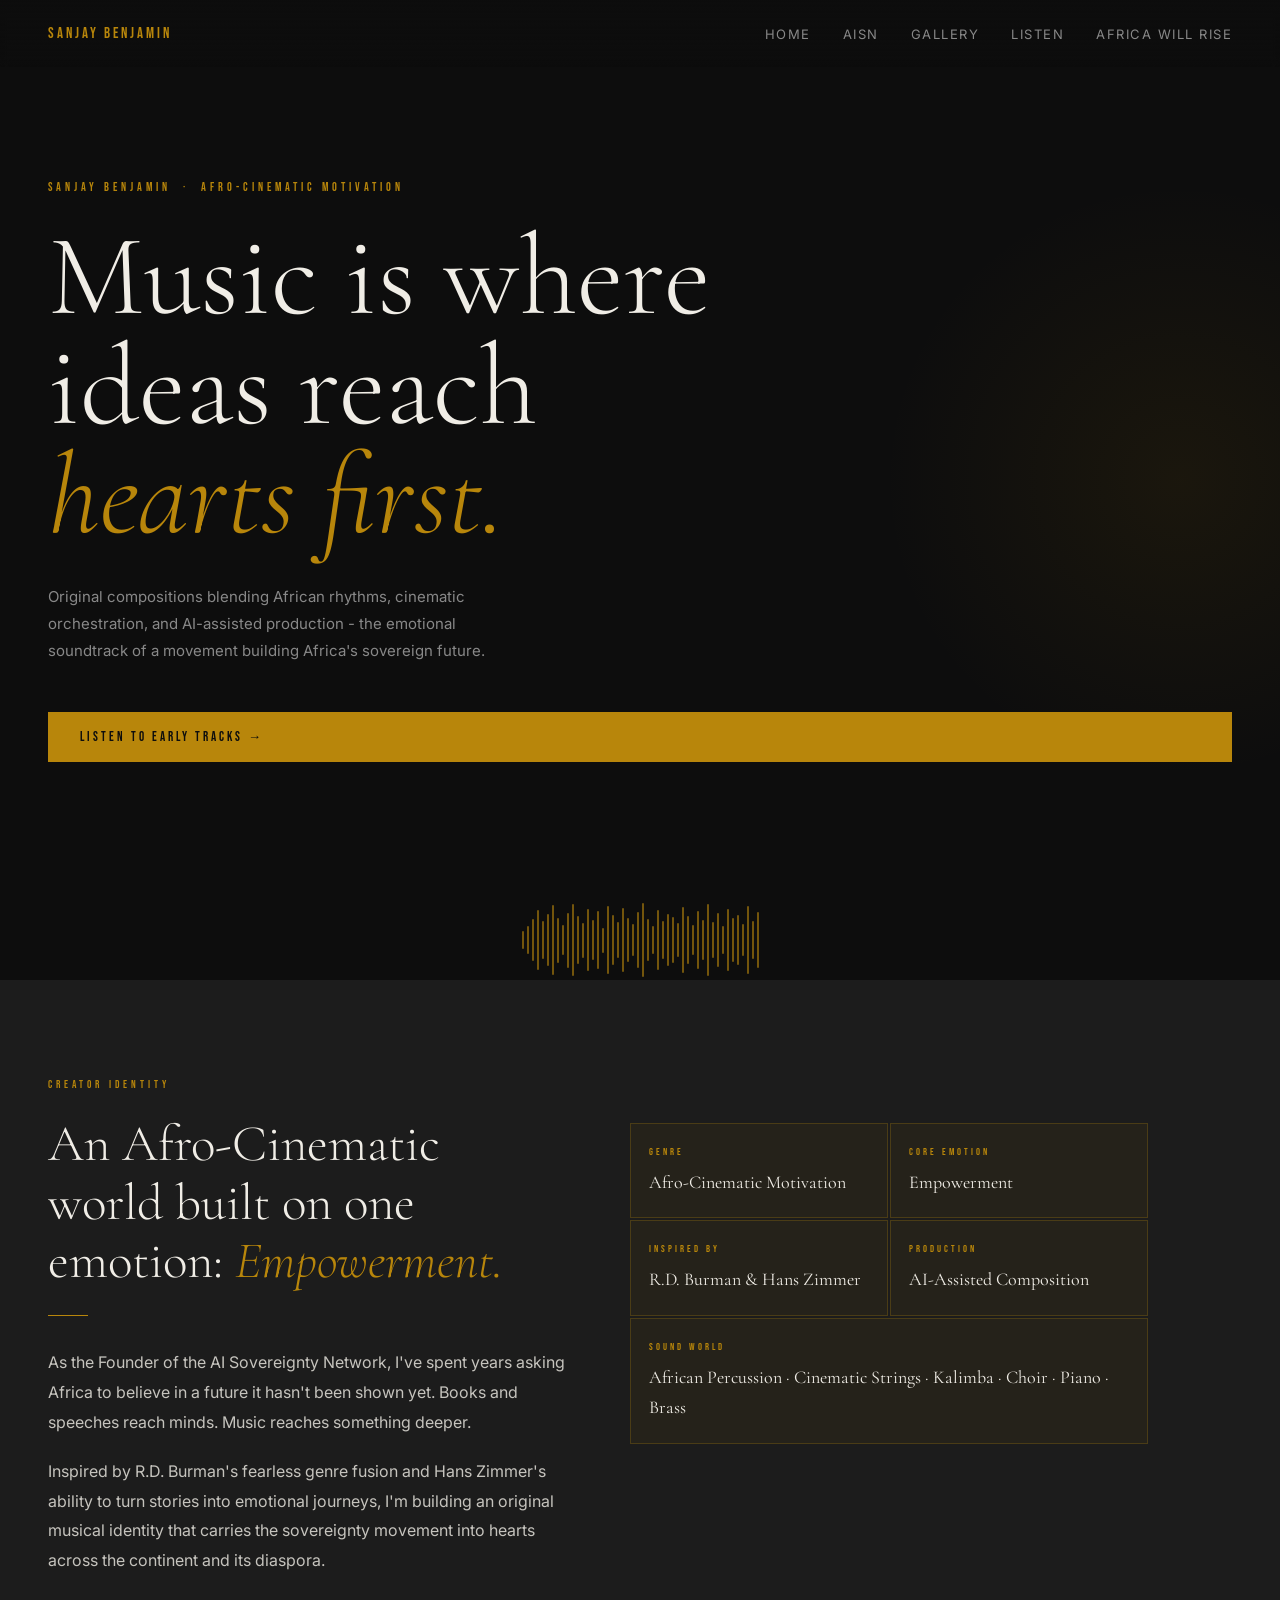
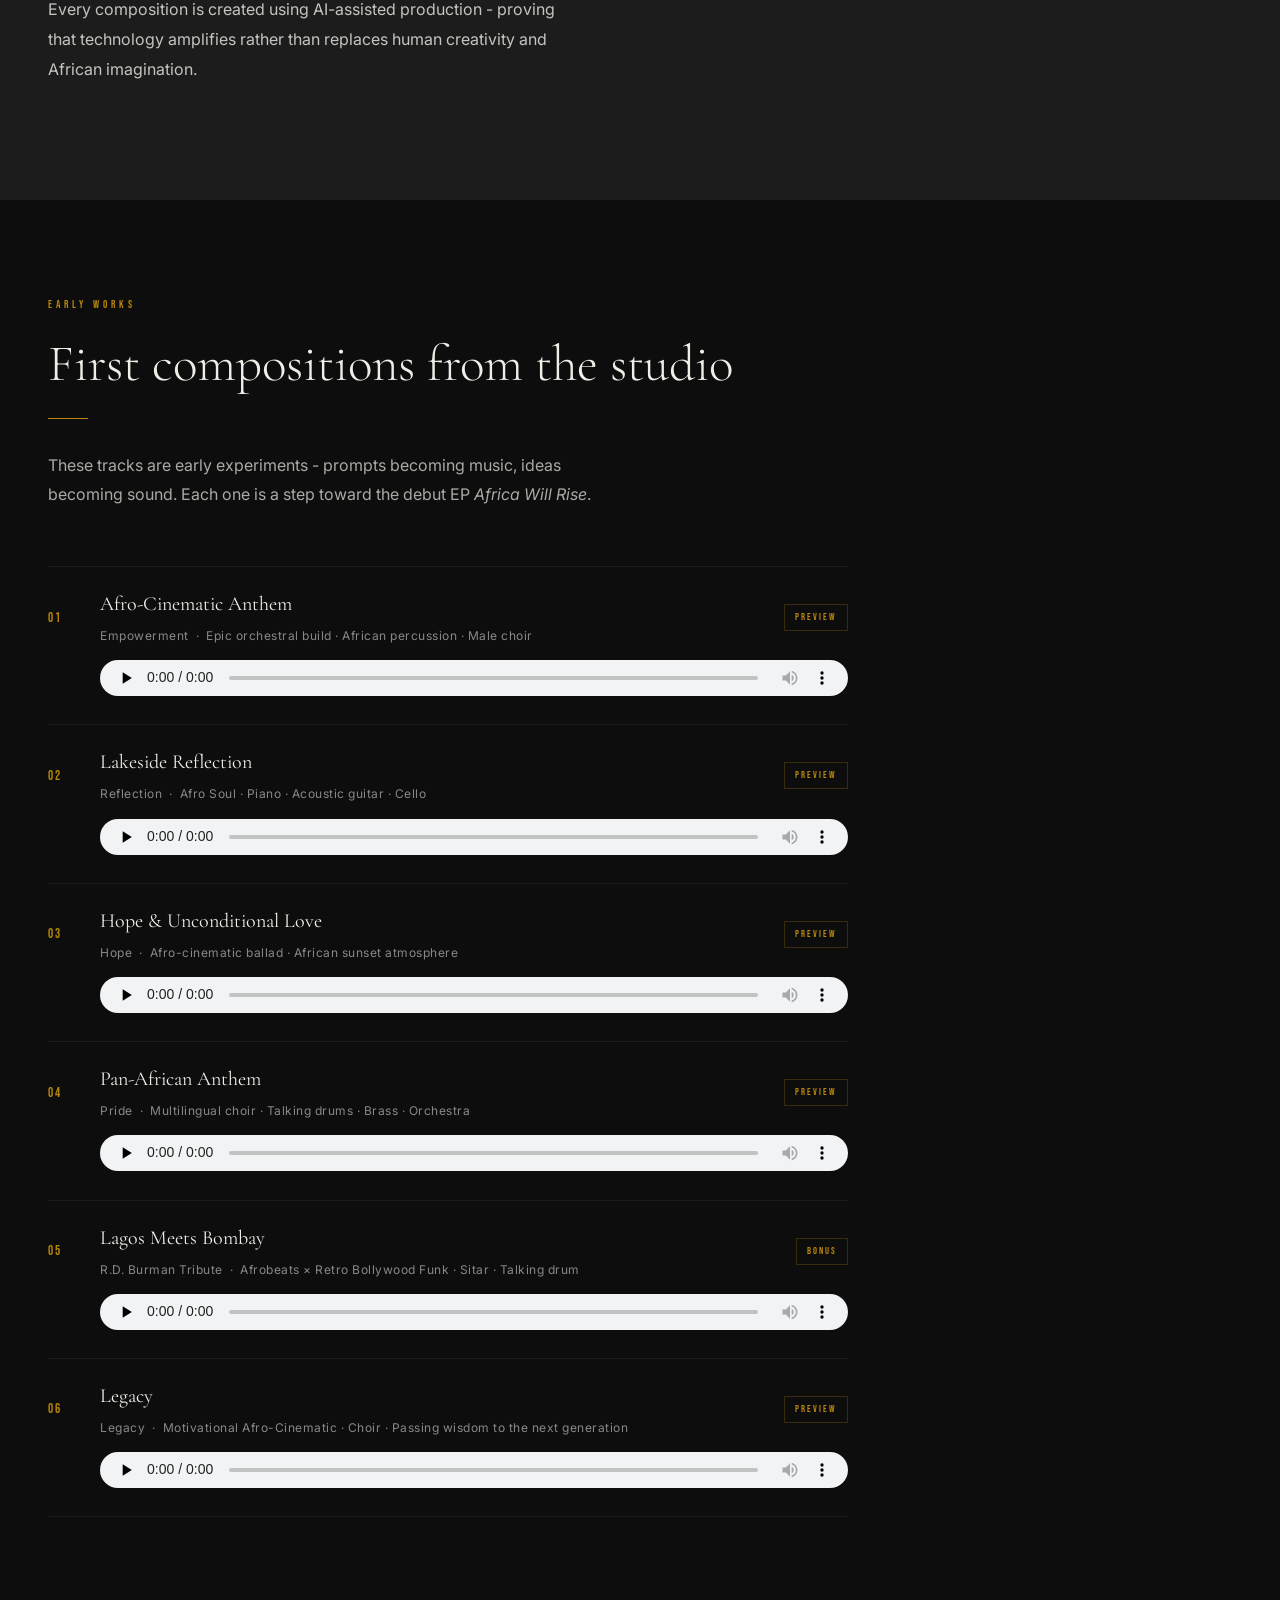
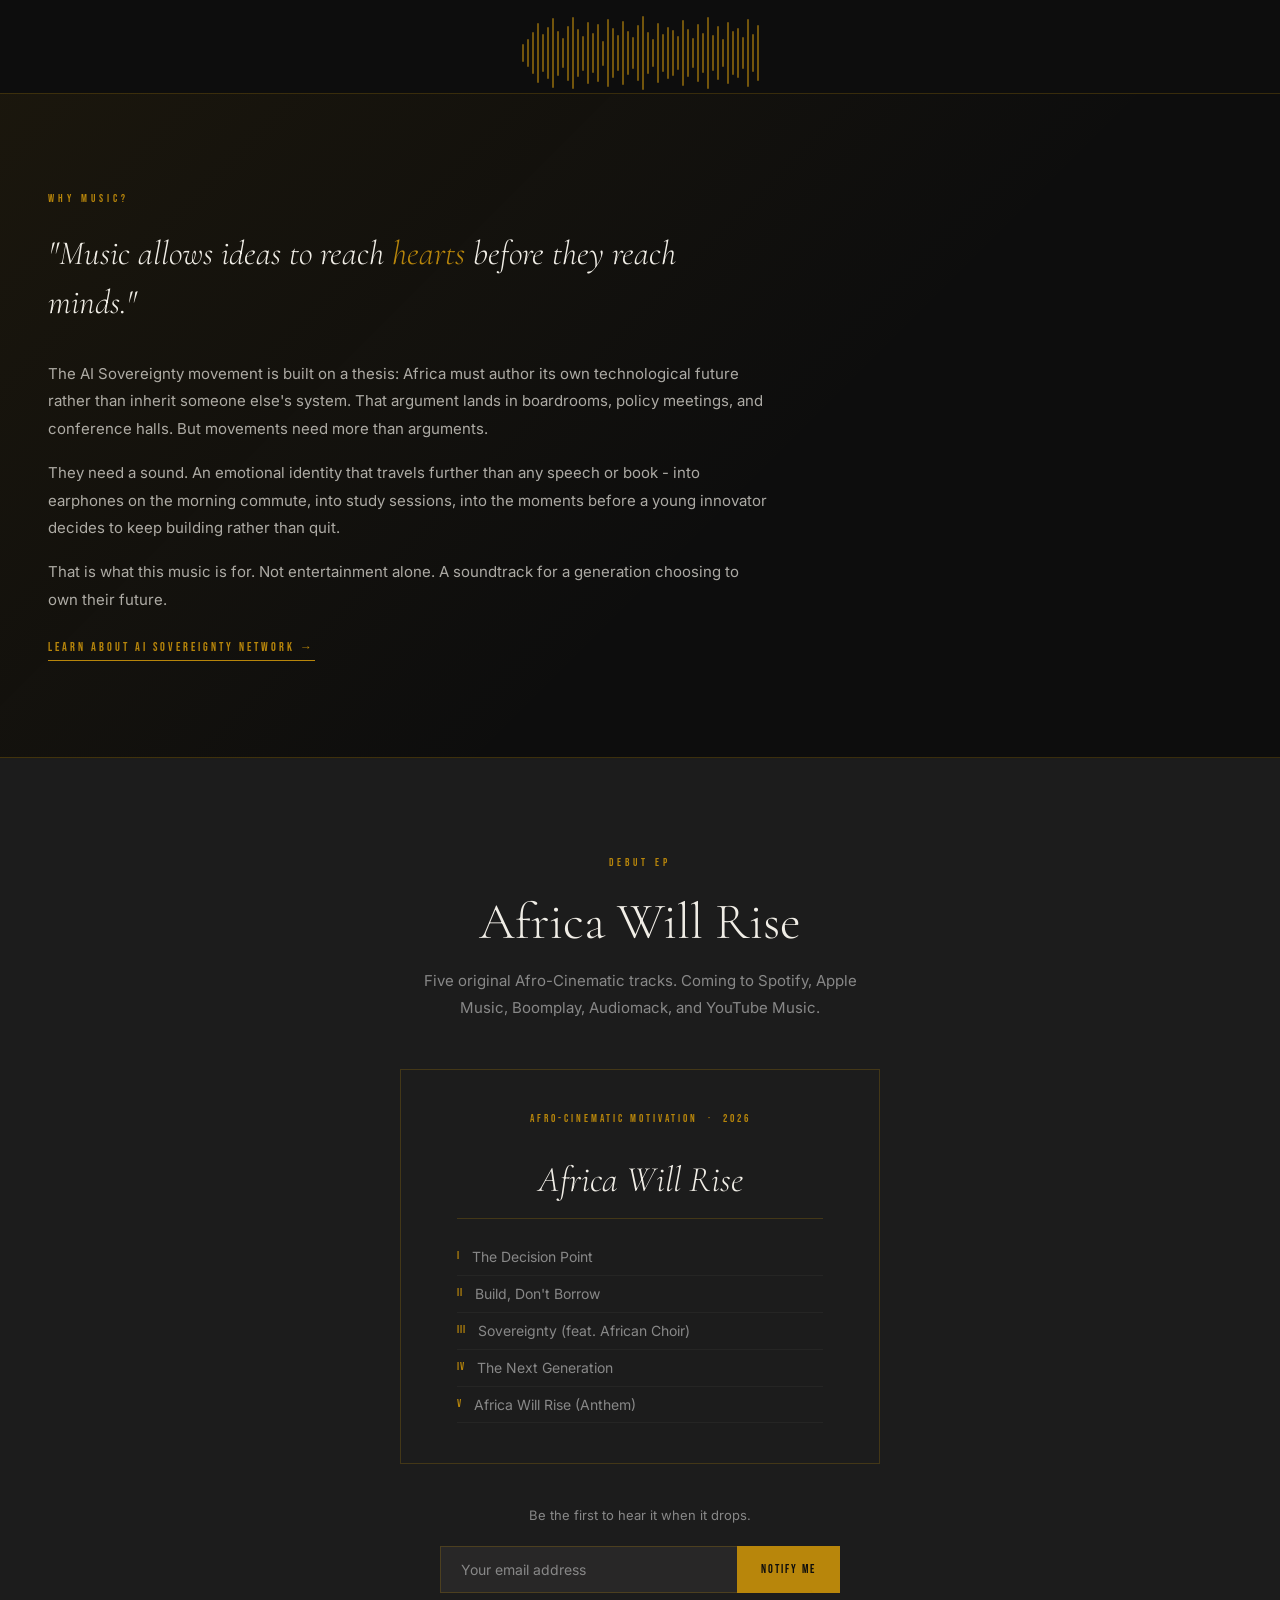
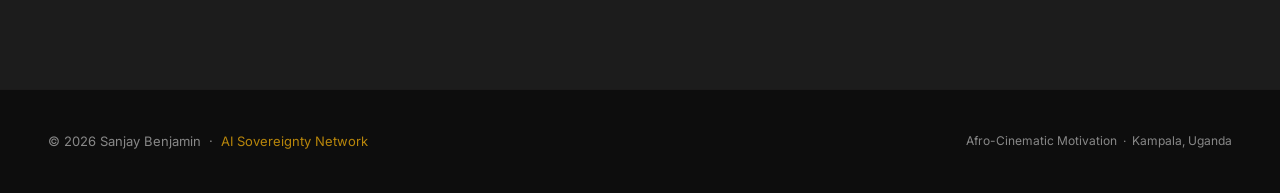
<file: music.html>
<!DOCTYPE html>
<html lang="en">
<head>
<meta charset="UTF-8">
<meta name="viewport" content="width=device-width, initial-scale=1.0">
<title>Music - Sanjay Benjamin</title>
<meta name="description" content="Afro-Cinematic Motivation music by Sanjay Benjamin. Original AI-assisted compositions blending African rhythms with cinematic orchestration - the emotional soundtrack of the AI Sovereignty movement.">
<link href="https://fonts.googleapis.com/css2?family=Cormorant+Garamond:ital,wght@0,300;0,400;0,600;1,300;1,400&family=Inter:wght@300;400;500&family=Bebas+Neue&display=swap" rel="stylesheet">
<style>
  *, *::before, *::after { box-sizing: border-box; margin: 0; padding: 0; }
  :root {
    --black:      #0D0D0D;
    --charcoal:   #1C1C1C;
    --gold:       #B8860B;
    --amber:      #E8943A;
    --warm-white: #F0EDE6;
    --grey:       #888;
    --border:     rgba(184,134,11,0.25);
  }
  html { scroll-behavior: smooth; }
  body {
    background: var(--black);
    color: var(--warm-white);
    font-family: 'Inter', sans-serif;
    font-size: 16px;
    line-height: 1.7;
    overflow-x: hidden;
  }

  /* NAV */
  nav {
    position: fixed; top: 0; left: 0; right: 0; z-index: 100;
    display: flex; align-items: center; justify-content: space-between;
    padding: 20px 48px;
    background: linear-gradient(to bottom, rgba(13,13,13,0.95), transparent);
    backdrop-filter: blur(4px);
  }
  .nav-brand { font-family: 'Bebas Neue', sans-serif; font-size: 15px; letter-spacing: 3px; color: var(--gold); text-decoration: none; }
  .nav-links { display: flex; gap: 32px; list-style: none; }
  .nav-links a { font-size: 13px; letter-spacing: 1.5px; text-transform: uppercase; color: var(--grey); text-decoration: none; transition: color 0.25s; }
  .nav-links a:hover { color: var(--warm-white); }

  /* HERO */
  .hero {
    min-height: 100vh;
    display: flex; flex-direction: column; justify-content: center;
    padding: 120px 48px 80px;
    position: relative; overflow: hidden;
  }
  .hero-eyebrow { font-family: 'Bebas Neue', sans-serif; font-size: 12px; letter-spacing: 4px; color: var(--gold); margin-bottom: 24px; }
  .hero-title { font-family: 'Cormorant Garamond', serif; font-size: clamp(52px, 9vw, 120px); font-weight: 300; line-height: 0.95; color: var(--warm-white); max-width: 900px; margin-bottom: 32px; }
  .hero-title em { font-style: italic; color: var(--gold); }
  .hero-sub { font-size: 15px; color: var(--grey); max-width: 480px; line-height: 1.8; margin-bottom: 48px; }
  .hero-cta { display: inline-flex; align-items: center; gap: 12px; font-family: 'Bebas Neue', sans-serif; font-size: 13px; letter-spacing: 3px; color: var(--black); background: var(--gold); padding: 14px 32px; text-decoration: none; transition: background 0.25s; }
  .hero-cta:hover { background: var(--amber); }
  .hero-glow { position: absolute; top: 20%; right: -200px; width: 600px; height: 600px; border-radius: 50%; background: radial-gradient(circle, rgba(184,134,11,0.08) 0%, transparent 70%); pointer-events: none; }

  /* WAVEFORM */
  .waveform { display: flex; align-items: center; justify-content: center; gap: 3px; padding: 40px 48px; height: 80px; }
  .wave-bar { width: 2px; background: var(--gold); border-radius: 1px; opacity: 0.6; animation: wave 1.8s ease-in-out infinite; }
  @keyframes wave { 0%, 100% { transform: scaleY(0.3); } 50% { transform: scaleY(1); } }
  @media (prefers-reduced-motion: reduce) { .wave-bar { animation: none; } }

  /* SECTIONS */
  section { padding: 96px 48px; }
  .section-eyebrow { font-family: 'Bebas Neue', sans-serif; font-size: 11px; letter-spacing: 4px; color: var(--gold); margin-bottom: 20px; display: block; }
  .section-title { font-family: 'Cormorant Garamond', serif; font-size: clamp(32px, 4vw, 52px); font-weight: 300; line-height: 1.15; margin-bottom: 24px; }
  .gold-rule { width: 40px; height: 1px; background: var(--gold); margin-bottom: 32px; }

  /* IDENTITY */
  .identity { background: var(--charcoal); }
  .identity-grid { display: grid; grid-template-columns: 1fr 1fr; gap: 64px; max-width: 1100px; align-items: start; }
  .identity-text p { font-size: 16px; color: rgba(240,237,230,0.8); margin-bottom: 20px; line-height: 1.85; }
  .identity-pillars { display: grid; grid-template-columns: 1fr 1fr; gap: 2px; margin-top: 8px; }
  .pillar { background: rgba(184,134,11,0.06); border: 1px solid var(--border); padding: 20px 18px; }
  .pillar-label { font-family: 'Bebas Neue', sans-serif; font-size: 10px; letter-spacing: 3px; color: var(--gold); display: block; margin-bottom: 6px; }
  .pillar-value { font-family: 'Cormorant Garamond', serif; font-size: 18px; font-weight: 400; color: var(--warm-white); }

  /* TRACKS */
  .tracks { background: var(--black); }
  .tracks-intro { font-size: 16px; color: rgba(240,237,230,0.7); max-width: 560px; margin-bottom: 56px; line-height: 1.85; }
  .track-list { display: flex; flex-direction: column; gap: 0; max-width: 800px; }
  .track-item { padding: 20px 0; border-bottom: 1px solid rgba(240,237,230,0.06); }
  .track-item:first-child { border-top: 1px solid rgba(240,237,230,0.06); }
  .track-header { display: flex; align-items: center; gap: 24px; margin-bottom: 12px; }
  .track-num { font-family: 'Bebas Neue', sans-serif; font-size: 13px; letter-spacing: 2px; color: var(--gold); width: 28px; flex-shrink: 0; }
  .track-info { flex: 1; }
  .track-name { font-family: 'Cormorant Garamond', serif; font-size: 20px; font-weight: 400; color: var(--warm-white); display: block; }
  .track-meta { font-size: 12px; color: var(--grey); letter-spacing: 0.5px; margin-top: 2px; }
  .track-badge { font-family: 'Bebas Neue', sans-serif; font-size: 10px; letter-spacing: 2px; padding: 4px 10px; border: 1px solid var(--border); color: var(--gold); flex-shrink: 0; }
  .track-audio { width: 100%; padding-left: 52px; }
  .track-audio audio { width: 100%; height: 36px; }

  /* MISSION */
  .mission { background: linear-gradient(135deg, rgba(184,134,11,0.08) 0%, rgba(13,13,13,0) 60%); border-top: 1px solid var(--border); border-bottom: 1px solid var(--border); }
  .mission-inner { max-width: 720px; }
  .mission blockquote { font-family: 'Cormorant Garamond', serif; font-size: clamp(22px, 3vw, 34px); font-weight: 300; font-style: italic; line-height: 1.45; color: var(--warm-white); margin-bottom: 32px; }
  .mission blockquote span { color: var(--gold); }
  .mission p { font-size: 15px; color: rgba(240,237,230,0.7); line-height: 1.85; margin-bottom: 16px; }
  .mission-link { display: inline-flex; align-items: center; gap: 8px; font-family: 'Bebas Neue', sans-serif; font-size: 12px; letter-spacing: 3px; color: var(--gold); text-decoration: none; border-bottom: 1px solid var(--gold); padding-bottom: 2px; margin-top: 8px; transition: color 0.2s; }
  .mission-link:hover { color: var(--amber); }

  /* COMING SOON */
  .coming-soon { background: var(--charcoal); text-align: center; }
  .coming-soon .section-title { margin: 0 auto 16px; }
  .cs-sub { font-size: 15px; color: var(--grey); max-width: 440px; margin: 0 auto 48px; line-height: 1.8; }
  .ep-card { display: inline-block; border: 1px solid var(--border); padding: 40px 56px; margin-bottom: 40px; max-width: 480px; width: 100%; }
  .ep-title { font-family: 'Cormorant Garamond', serif; font-size: 36px; font-weight: 300; color: var(--warm-white); margin-bottom: 8px; font-style: italic; }
  .ep-meta { font-family: 'Bebas Neue', sans-serif; font-size: 11px; letter-spacing: 3px; color: var(--gold); margin-bottom: 20px; }
  .ep-tracks { list-style: none; text-align: left; border-top: 1px solid var(--border); padding-top: 20px; }
  .ep-tracks li { font-size: 14px; color: var(--grey); padding: 6px 0; border-bottom: 1px solid rgba(240,237,230,0.04); display: flex; gap: 12px; }
  .ep-tracks li span:first-child { color: var(--gold); font-family: 'Bebas Neue', sans-serif; font-size: 11px; letter-spacing: 1px; flex-shrink: 0; margin-top: 2px; }
  .notify-form { display: flex; gap: 0; max-width: 400px; margin: 0 auto; }
  .notify-form input { flex: 1; padding: 14px 20px; background: rgba(240,237,230,0.05); border: 1px solid var(--border); border-right: none; color: var(--warm-white); font-size: 14px; font-family: 'Inter', sans-serif; outline: none; }
  .notify-form input::placeholder { color: var(--grey); }
  .notify-form button { padding: 14px 24px; background: var(--gold); border: none; font-family: 'Bebas Neue', sans-serif; font-size: 12px; letter-spacing: 2px; color: var(--black); cursor: pointer; transition: background 0.2s; }
  .notify-form button:hover { background: var(--amber); }

  /* FOOTER */
  footer { padding: 40px 48px; border-top: 1px solid rgba(240,237,230,0.06); display: flex; align-items: center; justify-content: space-between; }
  footer p { font-size: 13px; color: var(--grey); }
  footer a { color: var(--gold); text-decoration: none; }

  @media (max-width: 768px) {
    nav { padding: 16px 24px; }
    .nav-links { display: none; }
    .hero, section { padding-left: 24px; padding-right: 24px; }
    .identity-grid { grid-template-columns: 1fr; gap: 40px; }
    footer { flex-direction: column; gap: 12px; text-align: center; }
    .notify-form { flex-direction: column; }
    .notify-form input { border-right: 1px solid var(--border); border-bottom: none; }
  }
</style>
</head>
<body>

<nav>
  <a class="nav-brand" href="https://www.sanjaybenjam.in/">Sanjay Benjamin</a>
  <ul class="nav-links">
    <li><a href="https://www.sanjaybenjam.in/">Home</a></li>
    <li><a href="https://aisovereignty.network">AISN</a></li>
    <li><a href="https://www.sanjaybenjam.in/gallery.html">Gallery</a></li>
    <li><a href="#tracks">Listen</a></li>
    <li><a href="#coming-soon">Africa Will Rise</a></li>
  </ul>
</nav>

<section class="hero">
  <div class="hero-glow"></div>
  <p class="hero-eyebrow">Sanjay Benjamin &nbsp;·&nbsp; Afro-Cinematic Motivation</p>
  <h1 class="hero-title">Music is where<br>ideas reach<br><em>hearts first.</em></h1>
  <p class="hero-sub">Original compositions blending African rhythms, cinematic orchestration, and AI-assisted production - the emotional soundtrack of a movement building Africa's sovereign future.</p>
  <a class="hero-cta" href="#tracks">Listen to Early Tracks →</a>
</section>

<div class="waveform" aria-hidden="true" id="waveform"></div>

<section class="identity" id="identity">
  <span class="section-eyebrow">Creator Identity</span>
  <div class="identity-grid">
    <div class="identity-text">
      <h2 class="section-title">An Afro-Cinematic world built on one emotion: <em style="font-style:italic;color:var(--gold)">Empowerment.</em></h2>
      <div class="gold-rule"></div>
      <p>As the Founder of the AI Sovereignty Network, I've spent years asking Africa to believe in a future it hasn't been shown yet. Books and speeches reach minds. Music reaches something deeper.</p>
      <p>Inspired by R.D. Burman's fearless genre fusion and Hans Zimmer's ability to turn stories into emotional journeys, I'm building an original musical identity that carries the sovereignty movement into hearts across the continent and its diaspora.</p>
      <p>Every composition is created using AI-assisted production - proving that technology amplifies rather than replaces human creativity and African imagination.</p>
    </div>
    <div>
      <div class="identity-pillars">
        <div class="pillar"><span class="pillar-label">Genre</span><span class="pillar-value">Afro-Cinematic Motivation</span></div>
        <div class="pillar"><span class="pillar-label">Core Emotion</span><span class="pillar-value">Empowerment</span></div>
        <div class="pillar"><span class="pillar-label">Inspired By</span><span class="pillar-value">R.D. Burman &amp; Hans Zimmer</span></div>
        <div class="pillar"><span class="pillar-label">Production</span><span class="pillar-value">AI-Assisted Composition</span></div>
        <div class="pillar" style="grid-column:span 2"><span class="pillar-label">Sound World</span><span class="pillar-value">African Percussion · Cinematic Strings · Kalimba · Choir · Piano · Brass</span></div>
      </div>
    </div>
  </div>
</section>

<section class="tracks" id="tracks">
  <span class="section-eyebrow">Early Works</span>
  <h2 class="section-title">First compositions from the studio</h2>
  <div class="gold-rule"></div>
  <p class="tracks-intro">These tracks are early experiments - prompts becoming music, ideas becoming sound. Each one is a step toward the debut EP <em>Africa Will Rise</em>.</p>
  <div class="track-list">

    <div class="track-item">
      <div class="track-header">
        <span class="track-num">01</span>
        <div class="track-info">
          <span class="track-name">Afro-Cinematic Anthem</span>
          <span class="track-meta">Empowerment &nbsp;·&nbsp; Epic orchestral build · African percussion · Male choir</span>
        </div>
        <span class="track-badge">Preview</span>
      </div>
      <div class="track-audio">
        <audio id="audio-1" controls preload="none">
          <source src="https://www.sanjaybenjam.in/afro-cinematic-anthem.mp3" type="audio/mpeg">
        </audio>
      </div>
    </div>

    <div class="track-item">
      <div class="track-header">
        <span class="track-num">02</span>
        <div class="track-info">
          <span class="track-name">Lakeside Reflection</span>
          <span class="track-meta">Reflection &nbsp;·&nbsp; Afro Soul · Piano · Acoustic guitar · Cello</span>
        </div>
        <span class="track-badge">Preview</span>
      </div>
      <div class="track-audio">
        <audio id="audio-2" controls preload="none">
          <source src="https://www.sanjaybenjam.in/lakeside-reflection.mp3" type="audio/mpeg">
        </audio>
      </div>
    </div>

    <div class="track-item">
      <div class="track-header">
        <span class="track-num">03</span>
        <div class="track-info">
          <span class="track-name">Hope &amp; Unconditional Love</span>
          <span class="track-meta">Hope &nbsp;·&nbsp; Afro-cinematic ballad · African sunset atmosphere</span>
        </div>
        <span class="track-badge">Preview</span>
      </div>
      <div class="track-audio">
        <audio id="audio-3" controls preload="none">
          <source src="https://www.sanjaybenjam.in/hope-and-love.mp3" type="audio/mpeg">
        </audio>
      </div>
    </div>

    <div class="track-item">
      <div class="track-header">
        <span class="track-num">04</span>
        <div class="track-info">
          <span class="track-name">Pan-African Anthem</span>
          <span class="track-meta">Pride &nbsp;·&nbsp; Multilingual choir · Talking drums · Brass · Orchestra</span>
        </div>
        <span class="track-badge">Preview</span>
      </div>
      <div class="track-audio">
        <audio id="audio-4" controls preload="none">
          <source src="https://www.sanjaybenjam.in/pan-african-anthem.mp3" type="audio/mpeg">
        </audio>
      </div>
    </div>

    <div class="track-item">
      <div class="track-header">
        <span class="track-num">05</span>
        <div class="track-info">
          <span class="track-name">Lagos Meets Bombay</span>
          <span class="track-meta">R.D. Burman Tribute &nbsp;·&nbsp; Afrobeats × Retro Bollywood Funk · Sitar · Talking drum</span>
        </div>
        <span class="track-badge">Bonus</span>
      </div>
      <div class="track-audio">
        <audio id="audio-5" controls preload="none">
          <source src="https://www.sanjaybenjam.in/lagos-meets-bombay.mp3" type="audio/mpeg">
        </audio>
      </div>
    </div>

    <div class="track-item">
      <div class="track-header">
        <span class="track-num">06</span>
        <div class="track-info">
          <span class="track-name">Legacy</span>
          <span class="track-meta">Legacy &nbsp;·&nbsp; Motivational Afro-Cinematic · Choir · Passing wisdom to the next generation</span>
        </div>
        <span class="track-badge">Preview</span>
      </div>
      <div class="track-audio">
        <audio id="audio-6" controls preload="none">
          <source src="https://www.sanjaybenjam.in/legacy.mp3" type="audio/mpeg">
        </audio>
      </div>
    </div>

  </div>
</section>

<div class="waveform" aria-hidden="true" id="waveform2"></div>

<section class="mission" id="mission">
  <div class="mission-inner">
    <span class="section-eyebrow">Why Music?</span>
    <blockquote>"Music allows ideas to reach <span>hearts</span> before they reach minds."</blockquote>
    <p>The AI Sovereignty movement is built on a thesis: Africa must author its own technological future rather than inherit someone else's system. That argument lands in boardrooms, policy meetings, and conference halls. But movements need more than arguments.</p>
    <p>They need a sound. An emotional identity that travels further than any speech or book - into earphones on the morning commute, into study sessions, into the moments before a young innovator decides to keep building rather than quit.</p>
    <p>That is what this music is for. Not entertainment alone. A soundtrack for a generation choosing to own their future.</p>
    <a class="mission-link" href="https://aisovereignty.network" target="_blank">Learn about AI Sovereignty Network →</a>
  </div>
</section>

<section class="coming-soon" id="coming-soon">
  <span class="section-eyebrow">Debut EP</span>
  <h2 class="section-title">Africa Will Rise</h2>
  <p class="cs-sub">Five original Afro-Cinematic tracks. Coming to Spotify, Apple Music, Boomplay, Audiomack, and YouTube Music.</p>
  <div class="ep-card">
    <p class="ep-meta">Afro-Cinematic Motivation &nbsp;·&nbsp; 2026</p>
    <h3 class="ep-title">Africa Will Rise</h3>
    <ul class="ep-tracks">
      <li><span>I</span><span>The Decision Point</span></li>
      <li><span>II</span><span>Build, Don't Borrow</span></li>
      <li><span>III</span><span>Sovereignty (feat. African Choir)</span></li>
      <li><span>IV</span><span>The Next Generation</span></li>
      <li><span>V</span><span>Africa Will Rise (Anthem)</span></li>
    </ul>
  </div>
  <p style="font-size:13px;color:var(--grey);margin-bottom:20px;">Be the first to hear it when it drops.</p>
  <form class="notify-form" onsubmit="event.preventDefault();this.innerHTML='<p style=\'color:var(--gold);font-family:Bebas Neue,sans-serif;letter-spacing:2px;font-size:13px;margin:0 auto\'>Thank you - you\'ll hear it first.</p>'">
    <input type="email" placeholder="Your email address" required>
    <button type="submit">Notify Me</button>
  </form>
</section>

<footer>
  <p>© 2026 Sanjay Benjamin &nbsp;·&nbsp; <a href="https://aisovereignty.network">AI Sovereignty Network</a></p>
  <p style="font-size:12px;color:var(--grey)">Afro-Cinematic Motivation &nbsp;·&nbsp; Kampala, Uganda</p>
</footer>

<script>
  // Build waveforms
  function buildWaveform(id) {
    const el = document.getElementById(id);
    if (!el) return;
    const heights = [18,28,42,60,38,52,70,45,30,55,72,48,35,62,40,58,25,68,50,36,64,44,32,56,74,42,28,60,38,52,46,34,66,48,30,58,40,72,36,54,28,62,44,50,32,68,38,56];
    el.innerHTML = heights.map((h, i) =>
      `<div class="wave-bar" style="height:${h}px;animation-delay:${(i * 0.04).toFixed(2)}s"></div>`
    ).join('');
  }
  buildWaveform('waveform');
  buildWaveform('waveform2');

  // Single-player enforcement - only one track plays at a time
  const allAudio = Array.from(document.querySelectorAll('audio'));
  allAudio.forEach(function(player) {
    player.addEventListener('play', function() {
      allAudio.forEach(function(other) {
        if (other !== player) {
          other.pause();
          other.currentTime = 0;
        }
      });
    });
  });
</script>
</body>
</html>
</file>
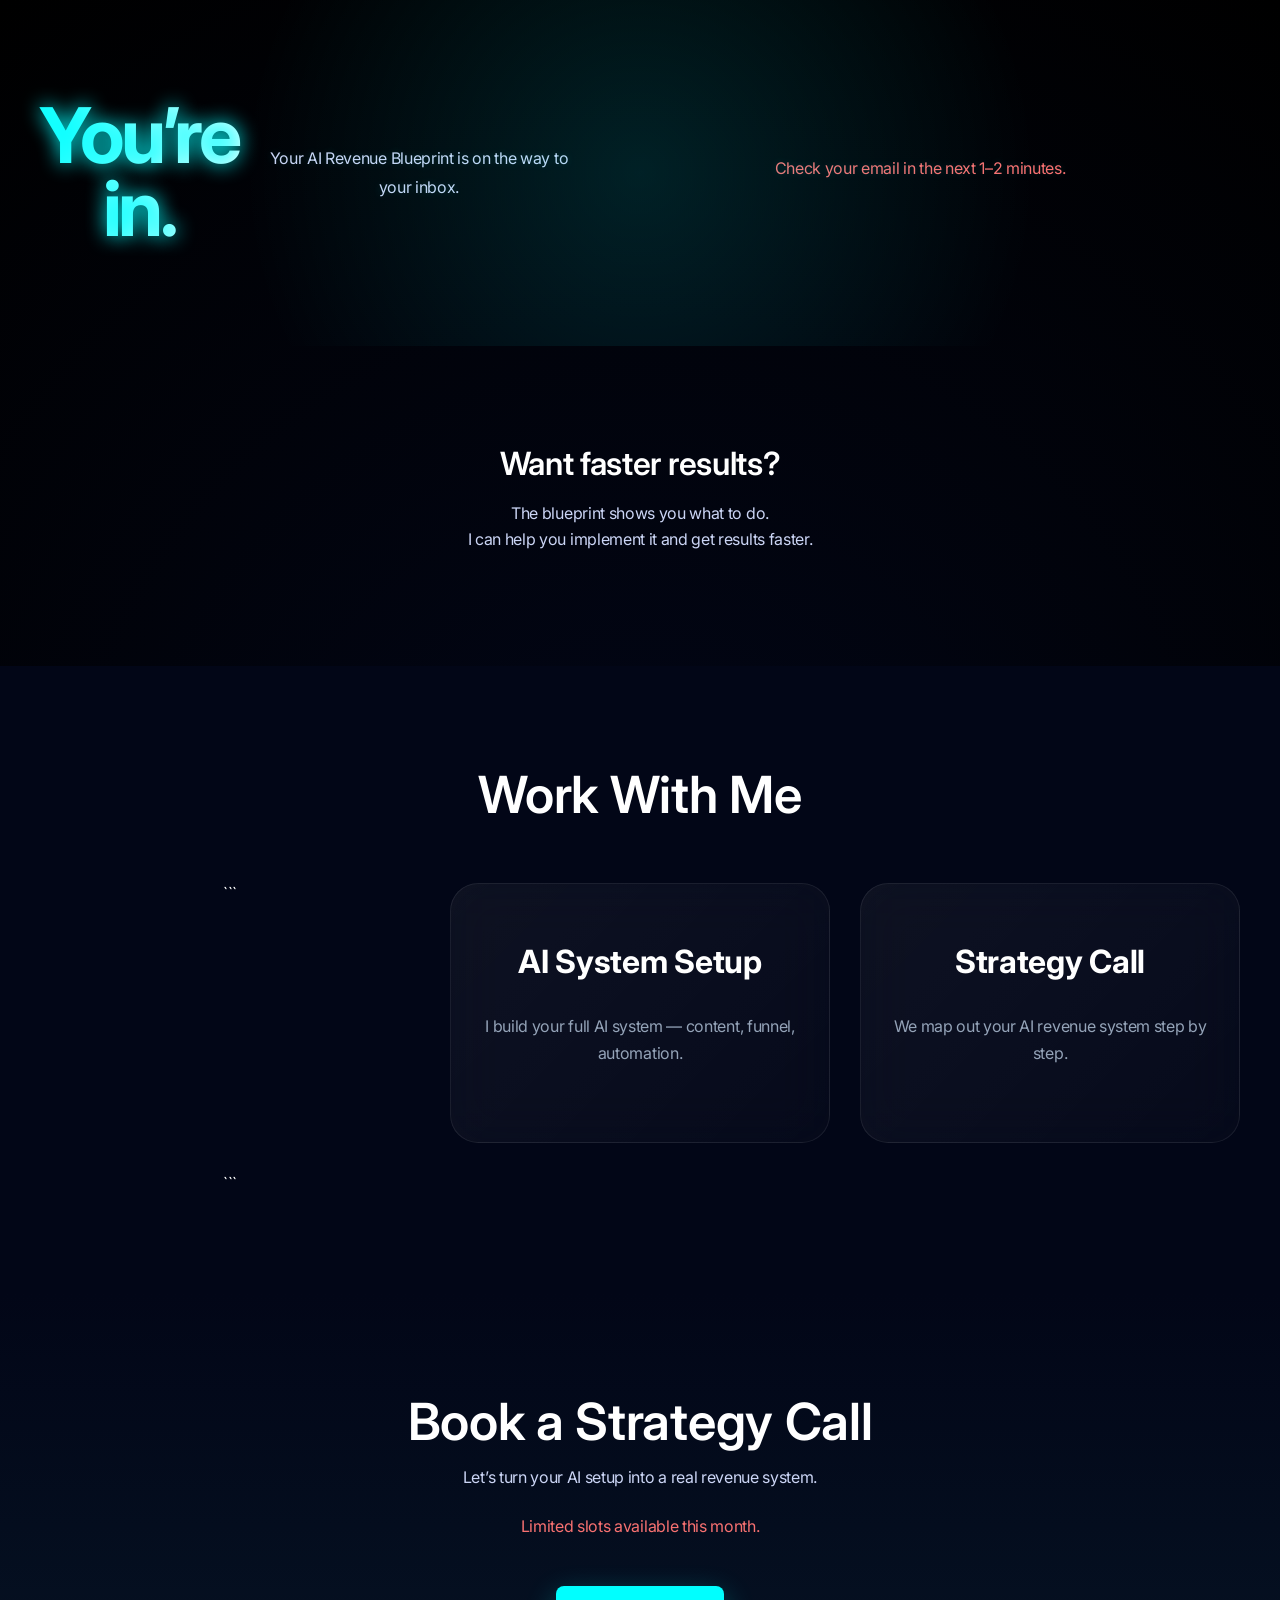
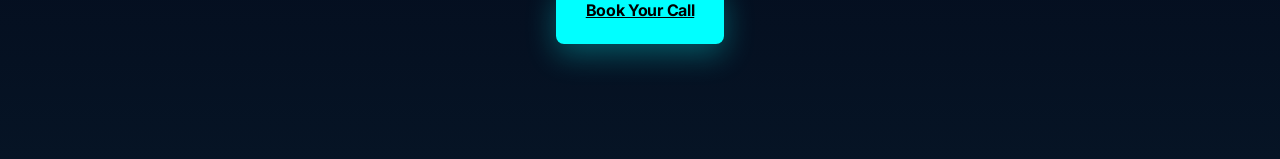
<file: thank-you.html>
<!DOCTYPE html>

<html lang="en">
<head>
  <meta charset="UTF-8" />
  <meta name="viewport" content="width=device-width, initial-scale=1.0"/>
  <title>You're In | Sanjay Benjamin</title>

  <link rel="stylesheet" href="style.css"/>

  <link href="https://fonts.googleapis.com/css2?family=Inter:wght@300;400;600;700&display=swap" rel="stylesheet">
</head>

<body>

<section class="hero" style="height:auto; padding:100px 20px; text-align:center;">

  <h1>You’re in.</h1>

  <p>
    Your AI Revenue Blueprint is on the way to your inbox.
  </p>

  <p class="urgency">
    Check your email in the next 1–2 minutes.
  </p>

</section>

<!-- NEXT STEP -->

<section class="story">

  <h2>Want faster results?</h2>

  <p>
    The blueprint shows you what to do.<br>
    I can help you implement it and get results faster.
  </p>

</section>

<!-- OFFER -->

<section class="systems">

  <h2>Work With Me</h2>

  <div class="cards">

```
<div class="card">
  <h3>AI System Setup</h3>
  <p>I build your full AI system — content, funnel, automation.</p>
</div>

<div class="card">
  <h3>Strategy Call</h3>
  <p>We map out your AI revenue system step by step.</p>
</div>
```

  </div>

</section>

<!-- CTA -->

<section class="lead">

  <h2>Book a Strategy Call</h2>

  <p>
    Let’s turn your AI setup into a real revenue system.
  </p>

  <p class="urgency">
    Limited slots available this month.
  </p>

  <a href="https://calendly.com/YOUR-LINK" class="btn-primary">
    Book Your Call
  </a>

</section>

</body>
</html>
</file>
<file: style.css>
* {
  margin: 0;
  padding: 0;
  box-sizing: border-box;
  font-family: 'Inter', sans-serif;
}

body {
  font-family: 'Inter', sans-serif;
  background: radial-gradient(circle at center, #020617, #000);
  letter-spacing: -0.02em;
  color: white;
}

section {
  position: relative;
}

.container {
  width: 100%;
  max-width: 1200px;

  margin: 0 auto;

  padding: 0 20px;

  position: relative;

  z-index: 3;
} 

.logo img {
  height: 58px;
  object-fit: contain;
  filter: drop-shadow(0 0 8px rgba(0,255,255,0.3));
}

.logo img {
  transition: transform 0.3s ease;
}

.logo img:hover {
  transform: scale(1.05);
}

.hero h1 {
  background: linear-gradient(to right, cyan, white);
  -webkit-background-clip: text;
  color: transparent;
} 

/* NAV */
.nav {
  position: fixed;
  top: 20px;
  left: 50%;
  transform: translateX(-50%);
  width: min(1100px, calc(100% - 40px)); 
  display: flex;
  justify-content: space-between;
  align-items: center;

  padding: 10px 22px;

  background: rgba(255,255,255,0.05);
  backdrop-filter: blur(20px);

  border: 1px solid rgba(255,255,255,0.08);

  border-radius: 16px;

  z-index: 999;
}

.nav-links a  {
  color: white;
  margin-left: 20px;
  text-decoration: none;
}

/* HERO */
.hero {
  position: relative;
  min-height: auto;
  display: flex;
  align-items: center;
  justify-content: center;
  overflow: hidden;
  padding:
  160px 20px 100px;
  text-shadow:
  0 0 8px rgba(0,255,255,0.18),
  0 0 24px rgba(0,255,255,0.08);
}

canvas {
  position: absolute;

  inset: 0;

  width: 100%;
  height: 100%;

  z-index: 1;

  pointer-events: none;
}

.hero-content {
  position: relative;
  z-index: 5;
  width: 100%;
  max-width: 1000px;
  margin: 0 auto;
  display: flex;
  flex-direction: column;
  align-items: center;
  text-align: center;
}

h1 {
  font-weight: 700;
  text-shadow: 0 0 20px cyan;
  font-size: clamp(3rem, 6.5vw, 4.8rem);
  line-height: 0.95;
  letter-spacing: -0.05em;
}

h2 {
  font-weight: 600;
  font-size: clamp(2rem, 4vw, 3.5rem);
  line-height: 1.1;
}

h3 {
  font-size: 1.4rem;
}

p {
  font-size: 1rem;
  line-height: 1.8;
  margin: 14px auto;
  color: #cbd5f5;
  max-width: 680px;
  margin-left: auto;
  margin-right: auto;
}

.btn-primary {
  background: linear-gradient(135deg, cyan, #00ffff);
  color: black;
  padding: 14px 30px;
  font-weight: bold;
  border-radius: 8px;
  box-shadow: 0 10px 30px rgba(0,255,255,0.3);
  transition: all 0.3s ease;
  display: inline-flex;
  align-items: center;
  justify-content: center;
}


.btn-primary:hover {
  transform: scale(1.05);
  box-shadow: 0 15px 40px rgba(0,255,255,0.6);
}

.btn-secondary {
  border: 1px solid cyan;
  padding: 12px 20px;
  color: cyan;
  text-decoration: none;
}

/* VALUE */
.value {
  padding: 100px 40px;
  text-align: center;
  background: #020817;
}

.grid {
  display: flex;
  justify-content: center;
  gap: 20px;
  margin-top: 40px;
}

/* SYSTEMS */
.systems {
  padding: 100px 40px;
  text-align: center;
  background: #020617;
}

.systems h2 {
  margin-bottom: 40px;
}

.cards {
  display: grid;

  grid-template-columns:
    repeat(3, 1fr);

  gap: 30px;

  margin-top: 60px;
}

.card {
  position: relative;

  min-height: 260px;

  padding: 40px 30px;

  border-radius: 28px;

  background:
    linear-gradient(
      135deg,
      rgba(255,255,255,0.05),
      rgba(255,255,255,0.02)
    );

  border:
    1px solid rgba(255,255,255,0.08);

  backdrop-filter: blur(24px);

  overflow: hidden;

  transition:
    transform 0.5s ease,
    box-shadow 0.5s ease,
    border-color 0.5s ease;

  display: flex;

  flex-direction: column;

  justify-content: center;

  text-align: center;
}
.card h3 {
  font-size: 2rem;

  margin-bottom: 20px;

  line-height: 1.1;
}

.card p {
  color: #94a3b8;

  line-height: 1.7;
}
.card:hover {
  transform:
    translateY(-10px)
    scale(1.02);
  border-color:
    rgba(0,255,255,0.25);

  box-shadow:
    0 30px 80px rgba(0,255,255,0.14);
}
/* CTA */
.cta-final {
  text-align: center;
  padding: 100px 20px;
  margin-top: 18px;
  display: flex;
  justify-content: center;
  gap: 16px;
  flex-wrap: wrap;
}

/* ==================================
AUTHORITY SECTION
================================== */

.authority {
  padding: 70px 20px;
  border-top:
    1px solid rgba(255,255,255,0.05);
  border-bottom:
    1px solid rgba(255,255,255,0.05);
  background:
    rgba(255,255,255,0.01);
	position: relative;
	z-index: 1;
}

.authority-grid {

  display: grid;

  grid-template-columns:
    repeat(3, 1fr);

  gap: 40px;

  align-items: center;

  text-align: center;
}

.authority-item {

  color: #94a3b8;

  font-size: 1.05rem;

  line-height: 1.6;
}

/* MOBILE */

@media (max-width: 768px) {

  .authority-grid {

    grid-template-columns: 1fr;

    gap: 18px;
  }

}


.story {
  text-align: center;
  padding: 100px 20px;
  max-width: 800px;
  margin: auto;
}

.story h2 {
  font-size: 2rem;
  margin-bottom: 20px;
}

.story p {
  color: #cbd5f5;
  line-height: 1.6;
}

.story h3 {
  margin-top: 30px;
  color: cyan;
}

.systems-sub {
  color: #cbd5f5;
  margin-bottom: 40px;
}

@media (max-width: 768px) {

  h1 {
    font-size: 2.8rem;
  }

  .logo img {
    height: 34px;
  }

  .authority {
    flex-direction: column;
    gap: 12px;
  }

}

section {
  padding: 100px 20px;
}

.hero-proof {
  color: cyan;
  margin-top: 10px;
  font-size: 0.9rem;
}

.urgency {
  color: #f87171; /* subtle red */
  margin: 10px 0 20px;
  font-size: 0.9rem;
}
.lead {
  text-align: center;
    background: linear-gradient(
    to bottom,
    #020617,
    #061425
  );
}

.lead form {
  margin-top: 20px;
  display: flex;
  justify-content: center;
  gap: 10px;
  flex-wrap: wrap;
}

.lead input {
  text-align: center;
}

.lead .btn-primary {
  display: inline-block;
  margin: 15px auto;
}


/* ===== MOBILE CTA FIX ===== */

@media (max-width: 768px) {

  .cta {
    display: flex;
    flex-direction: column;
    align-items: center;
    gap: 14px;
  }

  .btn-primary,
  .btn-secondary {
    width: 100%;
    max-width: 280px;

    text-align: center;
	  display: inline-flex;

  align-items: center;

  justify-content: center;
  }

}
/* ==================================
BIO SECTION — CLEAN PREMIUM VERSION
================================== */

.bio {
  position: relative;
  overflow: hidden;
}

.bio-flex {
  display: flex;
  flex-direction: column;
  align-items: center;
  gap: 50px;
}

/* IMAGE CONTAINER */

.profile-image {
  position: relative;

  width: 100%;
  max-width: 340px;
  height: 460px;

  border-radius: 28px;

  overflow: hidden;

  flex-shrink: 0;

  border: 1px solid rgba(255,255,255,0.08);

  background: rgba(255,255,255,0.03);

  box-shadow:
    0 30px 80px rgba(0,255,255,0.12);

  transition: all 0.5s ease;
}

/* IMAGE */

.profile-image img {
  width: 100%;
  height: 100%;

  object-fit: cover;

  object-position: center top;

  transition:
    transform 0.7s ease,
    filter 0.7s ease;
}

/* HOVER */

.profile-image:hover img {
  transform: scale(1.04);
  filter: brightness(1.05);
}

.profile-image:hover {
  transform: translateY(-6px);

  box-shadow:
    0 40px 100px rgba(0,255,255,0.18);
}

/* OVERLAY */

.profile-image::after {
  content: "";

  position: absolute;
  inset: 0;

  background:
    linear-gradient(
      to top,
      rgba(2,6,23,0.55),
      transparent 45%
    );

  pointer-events: none;
}

/* GLOW */

.profile-image::before {
  content: "";

  position: absolute;

  width: 140%;
  height: 140%;

  top: -20%;
  left: -20%;

  background:
    radial-gradient(
      circle,
      rgba(0,255,255,0.15),
      transparent 60%
    );

  filter: blur(60px);

  z-index: -1;
}

/* CONTENT */

.bio-content {
  max-width: 560px;
}

.bio-content h2 {
  margin-bottom: 20px;
}

.bio-tagline {
  font-size: 1.1rem;
  color: var(--text);
}

.bio-text {
  color: var(--muted);
  margin-top: 18px;
}

/* DESKTOP */

@media (min-width: 992px) {

  .bio-flex {
    flex-direction: row;
    align-items: center;
    justify-content: center;

    gap: 90px;
  }

  .bio-content {
    text-align: left;
  }

}

/* MOBILE */

@media (max-width: 768px) {

  .profile-image {
    max-width: 300px;
    height: 360px;
  }

  .bio-content {
    text-align: center;
  }

}

/* ==================================
PROOF SECTION
================================== */

.proof {
  text-align: center;
  position: relative;
  max-width: 1100px;
  margin: auto;
  z-index: 2;
}

/* TITLE */

.proof h2 {
  margin-bottom: 20px;
}

/* LOGOS */

.proof-logos {
  display: flex;
  justify-content: center;
  align-items: center;
  flex-wrap: wrap;

  gap: 20px;

  margin-bottom: 60px;

  color: #94a3b8;
}

/* STATS */

.proof-stats {
  display: flex;
  justify-content: center;
  align-items: stretch;

  gap: 30px;

  flex-wrap: wrap;

  margin-bottom: 50px;
}

/* INDIVIDUAL STAT */

.stat {
  min-width: 220px;

  background: rgba(255,255,255,0.03);

  border: 1px solid rgba(255,255,255,0.08);

  border-radius: 20px;

  padding: 30px;

  backdrop-filter: blur(20px);

  transition: all 0.4s ease;
}

.stat:hover {
  transform: translateY(-8px);

  box-shadow:
    0 20px 60px rgba(0,255,255,0.12);
}

/* NUMBERS */

.stat h3 {
  font-size: 2.5rem;

  color: cyan;

  margin-bottom: 10px;
}

/* TEXT */

.stat p {
  color: #94a3b8;

  margin: 0;
}

/* DESCRIPTION */

.proof-text {
  max-width: 800px;

  margin:
    0 auto 40px;

  line-height: 1.8;

  color: #cbd5e1;
}

/* MOBILE */

@media (max-width: 768px) {

  .proof-stats {
    flex-direction: column;
    align-items: center;
  }

  .stat {
    width: 100%;
    max-width: 320px;
  }

}


.urgency {
  color: #f87171;

  margin: 20px auto 30px;

  font-size: 1rem;

  text-align: center;

  width: 100%;
}

.hero::before {
  content: "";

  position: absolute;

  width: 800px;
  height: 800px;

  background:
    radial-gradient(
      circle,
      rgba(0,255,255,0.12),
      transparent 70%
    );

  top: 50%;
  left: 50%;

  transform: translate(-50%, -50%);

  animation: pulseGlow 6s ease-in-out infinite;

  z-index: 1;
}

@keyframes pulseGlow {

  0%, 100% {
    transform:
      translate(-50%, -50%)
      scale(1);
  }

  50% {
    transform:
      translate(-50%, -50%)
      scale(1.08);
  }

}

.cursor-glow {
  position: fixed;

  width: 300px;
  height: 300px;

  background:
    radial-gradient(
      circle,
      rgba(0,255,255,0.18),
      transparent 70%
    );

  border-radius: 50%;

  pointer-events: none;

  z-index: 2;

  filter: blur(80px);

  transform: translate(-50%, -50%);
}

/* ==================================
FLOATING GRADIENT ORBS
================================== */

.orb {
  position: absolute;

  border-radius: 50%;

  filter: blur(100px);

  opacity: 0.18;

  pointer-events: none;

  z-index: 1;

  animation: floatOrb 14s ease-in-out infinite;
}

/* ORB 1 */

.orb1 {
  width: 420px;
  height: 420px;

  background: cyan;

  top: 10%;
  left: -10%;
}

/* ORB 2 */

.orb2 {
  width: 360px;
  height: 360px;

  background: #3b82f6;

  top: 60%;
  right: -5%;

  animation-delay: 3s;
}

/* ORB 3 */

.orb3 {
  width: 300px;
  height: 300px;

  background: #8b5cf6;

  bottom: 5%;
  left: 30%;

  animation-delay: 6s;
}

@keyframes floatOrb {

  0%, 100% {
    transform:
      translateY(0px)
      translateX(0px)
      scale(1);
  }

  50% {
    transform:
      translateY(-40px)
      translateX(20px)
      scale(1.08);
  }

}

.card::before {
  content: "";

  position: absolute;

  inset: 0;

  background:
    linear-gradient(
      135deg,
      rgba(0,255,255,0.14),
      transparent 40%
    );

  opacity: 0;

  transition: 0.5s ease;
}

.card:hover::before {
  opacity: 1;
}

.stat h3 {
  display: flex;

  justify-content: center;
  align-items: baseline;

  gap: 2px;

  line-height: 1;
}

.systems-footer {
  margin-top: 80px;

  text-align: center;
}

@media (max-width: 900px) {

  .cards {
    grid-template-columns: 1fr;
  }

}

.orb {
  z-index: 0;
}

.bio-content,
.card,
.stat,
.nav {
  position: relative;
  z-index: 3;
}

/* ==================================
HERO AI DASHBOARD
================================== */

.hero-dashboard {
  position: relative;
  width: 100%;
  max-width: 900px;
  margin: 60px auto 0;
  display: flex;
  justify-content: center;
  align-items: center;
  z-index: 10;
}

/* MAIN DASHBOARD */

.dashboard-main {
  position: relative;
  width: 100%;
  max-width: 620px;
  padding: 40px;
  border-radius: 32px;
  background:
    linear-gradient(
      135deg,
      rgba(255,255,255,0.08),
      rgba(255,255,255,0.03)
    );
  border:
    1px solid rgba(255,255,255,0.08);
  backdrop-filter: blur(24px);
  overflow: visible;
  box-shadow:
  0 20px 70px rgba(0,255,255,0.07),
  inset 0 1px 0 rgba(255,255,255,0.06);
  animation:
    dashboardFloat 6s ease-in-out infinite;
	z-index: 10;
}

/* WINDOW DOTS */

.dashboard-top {
  display: flex;
  justify-content: center;
  gap: 8px;
  margin-bottom: 18px;
}

.dot {
  width: 10px;
  height: 10px;

  border-radius: 50%;

  background: rgba(255,255,255,0.3);
}

/* TITLE */

.dashboard-main h3 {
  font-size: 2rem;
  margin-bottom: 40px;
  text-align: left;
  text-align: center;
  color: white;
}

/* METRICS */

.dashboard-metrics {
  display: grid;
  grid-template-columns:
    repeat(3, 1fr);
  gap: 20px;
  margin-bottom: 50px;
}

.metric {
  background:
    rgba(255,255,255,0.04);

  border:
    1px solid rgba(255,255,255,0.06);

  border-radius: 20px;

  padding: 24px;

  text-align: center;
}

.metric-value {
  display: block;

  font-size: 2rem;

  font-weight: 700;

  color: cyan;

  margin-bottom: 10px;
}

.metric-label {
  color: #94a3b8;

  font-size: 0.9rem;
}

/* GRAPH */

.dashboard-graph {
  position: relative;
  height: 50px;
  border-radius: 20px;
  overflow: hidden;
  background:
    rgba(255,255,255,0.03);
  border:
    1px solid rgba(255,255,255,0.06);
}

.graph-line {
  position: absolute;
  width: 200%;
  height: 2px;

  background:
    linear-gradient(
      90deg,
      transparent,
      cyan,
      transparent
    );

  top: 50%;

  animation:
    graphMove 4s linear infinite;0
}

/* FLOATING PANELS */

.floating-panel {
  position: absolute;
  padding: 16px 24px;
  border-radius: 18px;
  background:
    rgba(255,255,255,0.08);
  border:
    1px solid rgba(255,255,255,0.08);
  backdrop-filter: blur(24px);
  color: white;
  font-size: 0.9rem;
  white-space: nowrap;
  box-shadow:
    0 20px 60px rgba(0,255,255,0.12);
  z-index: 20;
}

.panel-left {
  left: -90px;
  top: 50%;
  transform: translateY(-50%);
}

.panel-right {
  right: -100px;
  bottom: 80px;
}

/* ANIMATIONS */

@keyframes dashboardFloat {

  0%, 100% {
    transform:
      translateY(0px);
  }

  50% {
    transform:
      translateY(-4px);
  }

}

@keyframes panelFloat {

  0%, 100% {
    transform:
      translateY(0px);
  }

  50% {
    transform:
      translateY(-8px);
  }

}

@keyframes graphMove {

  0% {
    transform:
      translateX(-50%);
  }

  100% {
    transform:
      translateX(0%);
  }

}

/* MOBILE */

@media (max-width: 768px) {

  .hero-dashboard {
    margin-top: 50px;
  }

  .dashboard-main {
    padding: 28px;
  }

  .dashboard-metrics {
    grid-template-columns: 1fr;

    gap: 14px;
  }

  .floating-panel {
    display: none;
  }

}

.cta a {
  display: flex;
  align-items: center;
  justify-content: center;
}

.btn-primary,
.btn-secondary {
  min-height: 58px;
}

.hero-content p {
  margin: 10px auto;
}

/* ==================================
MOBILE NAVBAR FIX
================================== */

@media (max-width: 768px) {

  .nav {

    position: fixed;

    top: 12px;

    left: 12px;

    right: 12px;

    width: auto;

    transform: none;

    padding: 14px 18px;

    border-radius: 22px;

    display: flex;

    align-items: center;

    justify-content: space-between;

    gap: 12px;

    z-index: 999;
  }

  .logo img {

    height: 40px;
  }

  .nav-links {

    display: flex;

    align-items: center;

    gap: 18px;
  }

  .nav-links a {

    font-size: 0.95rem;

    white-space: nowrap;

    margin-left: 0;
  }

  .nav-blueprint {

    display: none;
  }

}

/* ==================================
MOBILE CTA FIX
================================== */

@media (max-width: 768px) {

  .proof .btn-primary {

    width: 100%;

    max-width: 320px;

    margin: 0 auto;

    display: flex;

    align-items: center;

    justify-content: center;

    text-align: center;

    padding: 18px 22px;

    font-size: 1rem;

    line-height: 1.4;

    white-space: normal;

    word-break: break-word;

    border-radius: 18px;
  }

}
</file>
